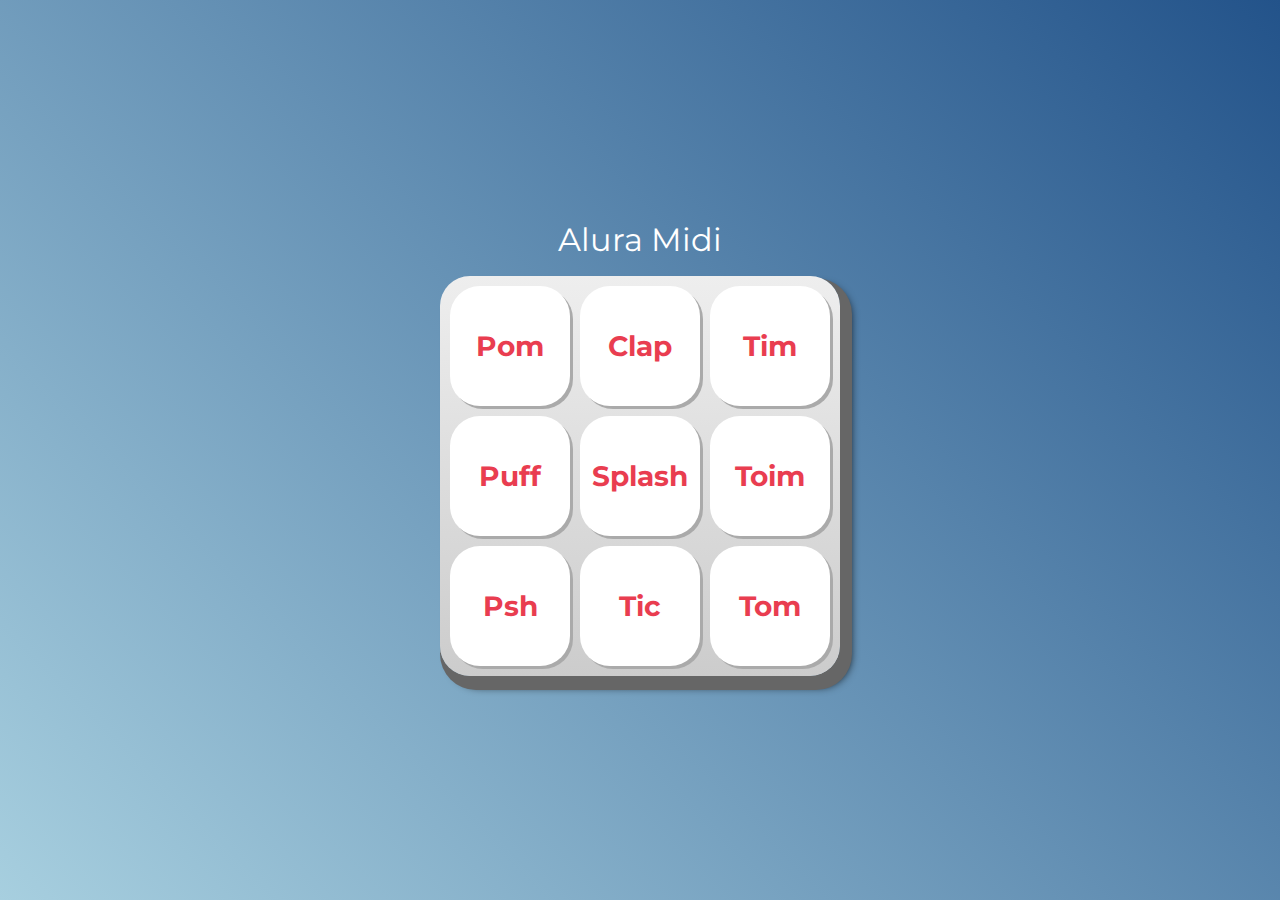
<file: AluraMidi/index.html>
<!DOCTYPE html>
<html lang="pt-BR">
<head>
    <meta charset="UTF-8">
    <meta http-equiv="X-UA-Compatible" content="IE=edge">
    <meta name="viewport" content="width=device-width, initial-scale=1.0">

    <title>Alura MIDI</title>

    <link rel="preconnect" href="https://fonts.googleapis.com">
    <link rel="preconnect" href="https://fonts.gstatic.com" crossorigin>
    <link href="https://fonts.googleapis.com/css2?family=Montserrat:wght@500;600&display=swap" rel="stylesheet">

    <link rel="icon" type="image/png" href="images/bateria.png">
    <link rel="stylesheet" href="css/reset.css">
    <link rel="stylesheet" href="css/estilos.css">

</head>
<body>

    <h1>Alura Midi</h1>

    <section class="teclado">
        <button class="tecla tecla_pom">Pom</button>
        <button class="tecla tecla_clap">Clap</button>
        <button class="tecla tecla_tim">Tim</button>

        <button class="tecla tecla_puff">Puff</button>
        <button class="tecla tecla_splash">Splash</button>
        <button class="tecla tecla_toim">Toim</button>

        <button class="tecla tecla_psh">Psh</button>
        <button class="tecla tecla_tic">Tic</button>
        <button class="tecla tecla_tom">Tom</button>
    </section>

    <audio src="sounds/keyq.wav" id="som_tecla_pom"></audio>
    <audio src="sounds/keyw.wav" id="som_tecla_clap"></audio>
    <audio src="sounds/keye.wav" id="som_tecla_tim"></audio>
    <audio src="sounds/keya.wav" id="som_tecla_puff"></audio>
    <audio src="sounds/keys.wav" id="som_tecla_splash"></audio>
    <audio src="sounds/keyd.wav" id="som_tecla_toim"></audio>
    <audio src="sounds/keyz.wav" id="som_tecla_psh"></audio>
    <audio src="sounds/keyx.wav" id="som_tecla_tic"></audio>
    <audio src="sounds/keyc.wav" id="som_tecla_tom"></audio>

    <script type="text/javascript" src="./main.js"></script>
</body>
</html>
</file>
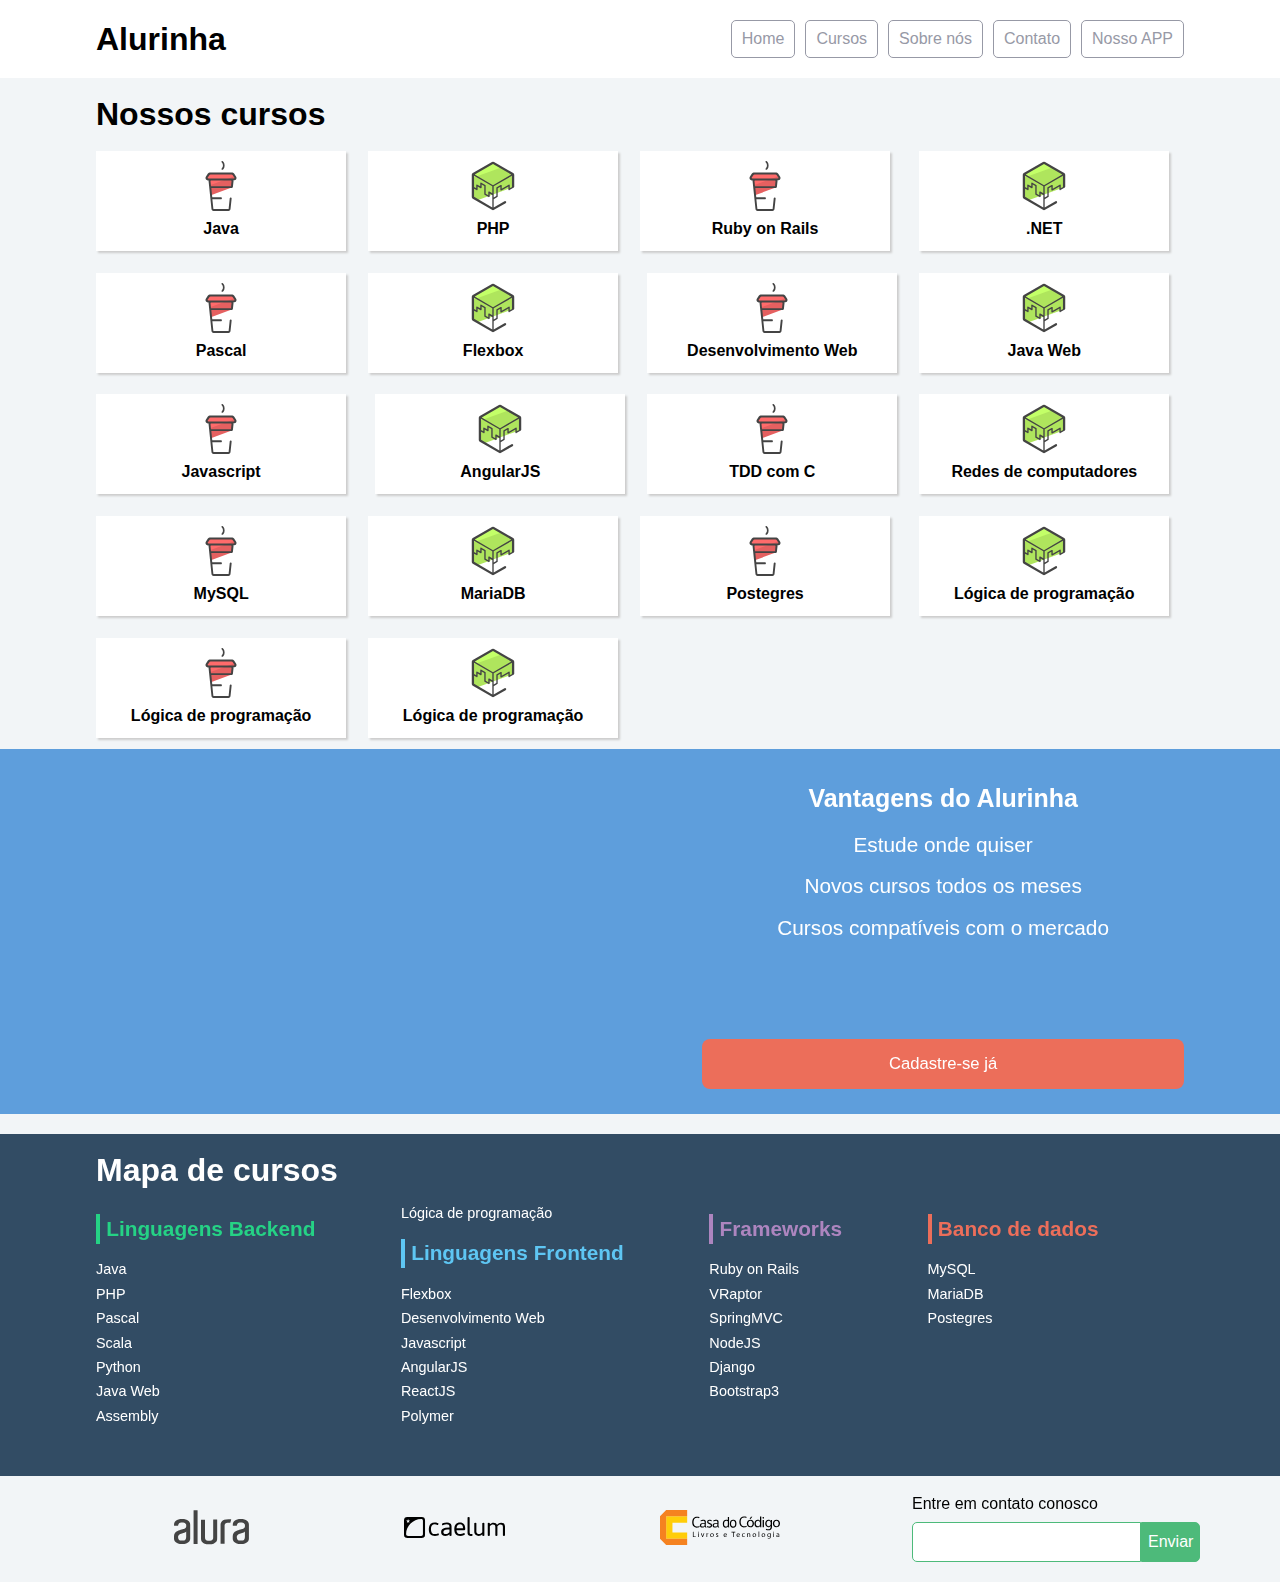
<file: Alurinha-FlexBox/index.html>
<!doctype html>
<html>
<head>
	<meta charset="utf-8">
	<meta name="viewport" content="width=device-width, initial-scale=1">
	<title>Alurinha | Cursos online</title>
	<link rel="stylesheet" href="css/reset.css">
	<link rel="stylesheet" href="css/style.css">
	<link rel="stylesheet" href="css/flexbox.css">
</head>
<body>

	<header class="cabecalhoPrincipal">
		<div class="container">
			<h1 class="cabecalhoPrincipal-titulo">
				<a href="#">Alurinha</a>
			</h1>

			<nav class="cabecalhoPrincipal-nav">
				<a class="cabecalhoPrincipal-nav-link" href="#">Home</a>
				<a class="cabecalhoPrincipal-nav-link" href="#">Cursos</a>
				<a class="cabecalhoPrincipal-nav-link" href="#">Sobre nós</a>
				<a class="cabecalhoPrincipal-nav-link" href="#">Contato</a>
				<a class="cabecalhoPrincipal-nav-link cabecalhoPrincipal-nav-link-app" href="#">Nosso APP</a>
			</nav>
		</div>

	</header>

	<main class="conteudoPrincipal">
		<div class="container">
			<h2 class="subtitulo">Nossos cursos</h2>

			<nav>
				<ul class="conteudoPrincipal-cursos">
					<li class="conteudoPrincipal-cursos-link"><a href="#">Java</a></li>
					<li class="conteudoPrincipal-cursos-link"><a href="#">PHP</a></li>
					<li class="conteudoPrincipal-cursos-link"><a href="#">Ruby on Rails</a></li>
					<li class="conteudoPrincipal-cursos-link"><a href="#">.NET</a></li>
					<li class="conteudoPrincipal-cursos-link"><a href="#">Pascal</a></li>
					<li class="conteudoPrincipal-cursos-link"><a href="#">Flexbox</a></li>
					<li class="conteudoPrincipal-cursos-link"><a href="#">Desenvolvimento Web</a></li>
					<li class="conteudoPrincipal-cursos-link"><a href="#">Java Web</a></li>
					<li class="conteudoPrincipal-cursos-link"><a href="#">Javascript</a></li>
					<li class="conteudoPrincipal-cursos-link"><a href="#">AngularJS</a></li>
					<li class="conteudoPrincipal-cursos-link"><a href="#">TDD com C</a></li>
					<li class="conteudoPrincipal-cursos-link"><a href="#">Redes de computadores</a></li>
					<li class="conteudoPrincipal-cursos-link"><a href="#">MySQL</a></li>
					<li class="conteudoPrincipal-cursos-link"><a href="#">MariaDB</a></li>
					<li class="conteudoPrincipal-cursos-link"><a href="#">Postegres</a></li>
					<li class="conteudoPrincipal-cursos-link"><a href="#">Lógica de programação</a></li>
					<li class="conteudoPrincipal-cursos-link"><a href="#">Lógica de programação</a></li>
					<li class="conteudoPrincipal-cursos-link"><a href="#">Lógica de programação</a></li>
				</ul>
			</nav>
		</div>

		<section class="videoSobre">
			<div class="container">
				<iframe class="videoSobre-video" width="560" height="315" src="https://www.youtube.com/embed/bIlOsJzBVaY?list=PLh2Y_pKOa4UcF1BYPJR3EIMRi3nWAUxIp" frameborder="0" allowfullscreen></iframe>
				
				<div class="videoSobre-sobre">
					<h2 class="videoSobre-sobre-title">Vantagens do Alurinha</h2>
					<ul class="videoSobre-sobre-list">
						<li class="videoSobre-sobre-item">Estude onde quiser</li>
						<li class="videoSobre-sobre-item">Novos cursos todos os meses</li>
						<li class="videoSobre-sobre-item">Cursos compatíveis com o mercado</li>
					</ul>
					<button class="videoSobre-button">Cadastre-se já</button>
				</div>
			</div>
		</section>

	</main>

	<footer class="rodapePrincipal">
		<div class="container">

			<section class="rodapePrincipal-navMap">
				<h3 class="subtitulo">Mapa de cursos</h3>
				<nav class="rodapePrincipal-navMap-list">

					<h4 class="navmap-list-title navmap-list-title-backend">Linguagens Backend</h4>
					<a class="rodapePrincipal-navMap-link" href="#">Java</a>
					<a class="rodapePrincipal-navMap-link" href="#">PHP</a>
					<a class="rodapePrincipal-navMap-link" href="#">Pascal</a>
					<a class="rodapePrincipal-navMap-link" href="#">Scala</a>
					<a class="rodapePrincipal-navMap-link" href="#">Python</a>
					<a class="rodapePrincipal-navMap-link" href="#">Java Web</a>
					<a class="rodapePrincipal-navMap-link" href="#">Assembly</a>
					<a class="rodapePrincipal-navMap-link" href="#">Lógica de programação</a>

					<h4 class="navmap-list-title navmap-list-title-frontend">Linguagens Frontend</h4>
					<a class="rodapePrincipal-navMap-link" href="#">Flexbox</a>
					<a class="rodapePrincipal-navMap-link" href="#">Desenvolvimento Web</a>
					<a class="rodapePrincipal-navMap-link" href="#">Javascript</a>
					<a class="rodapePrincipal-navMap-link" href="#">AngularJS</a>
					<a class="rodapePrincipal-navMap-link" href="#">ReactJS</a>
					<a class="rodapePrincipal-navMap-link" href="#">Polymer</a>
					
					<h4 class="navmap-list-title navmap-list-title-framework">Frameworks</h4>
					<a class="rodapePrincipal-navMap-link" href="#">Ruby on Rails</a>
					<a class="rodapePrincipal-navMap-link" href="#">VRaptor</a>
					<a class="rodapePrincipal-navMap-link" href="#">SpringMVC</a>
					<a class="rodapePrincipal-navMap-link" href="#">NodeJS</a>
					<a class="rodapePrincipal-navMap-link" href="#">Django</a>
					<a class="rodapePrincipal-navMap-link" href="#">Bootstrap3</a>

					<h4 class="navmap-list-title navmap-list-title-bancoDeDados">Banco de dados</h4>
					<a class="rodapePrincipal-navMap-link" href="#">MySQL</a>
					<a class="rodapePrincipal-navMap-link" href="#">MariaDB</a>
					<a class="rodapePrincipal-navMap-link" href="#">Postegres</a>

				</nav>
			</section>

		</div>

		<section class="rodapePrincipal-patrocinadores">
			<div class="container">
				<ul class="rodapePrincipal-patrocinadores-list">
					<li>
						<a class="rodapePrincipal-patrocinadores-list-link patrocinadores-list-link-alura" href="#">
							<img src="img/logos/alura.svg" alt="Logo da Alura">
						</a>
					</li>
					<li>
						<a class="rodapePrincipal-patrocinadores-list-link patrocinadores-list-link-caelum" href="#">
							<img src="img/logos/caelum.svg" alt="Logo da Caelum">
						</a>
					</li>
					<li>
						<a class="rodapePrincipal-patrocinadores-list-link patrocinadores-list-link-casaDoCodigo" href="#">
							<img src="img/logos/cdc.svg" alt="Logo da Casa do Código">
						</a>
					</li>
				</ul>
				<form class="rodapePrincipal-contatoForm" action="#">
					<fieldset>
						<legend class="rodapePrincipal-contatoForm-legend" for="email-contato">Entre em contato conosco</legend>
						<div class="rodapePrincipal-contatoForm-fieldset"> 
							<input class="rodapePrincipal-contatoForm-emailInput" type="email" name="email-contato" id="email-contato">
							<button class="rodapePrincipal-contatoForm-submit" type="submit">Enviar</button>
						</div>
					</fieldset>
				</form>
			</div>
		</section>
	</footer>

</body>
</html>
</file>
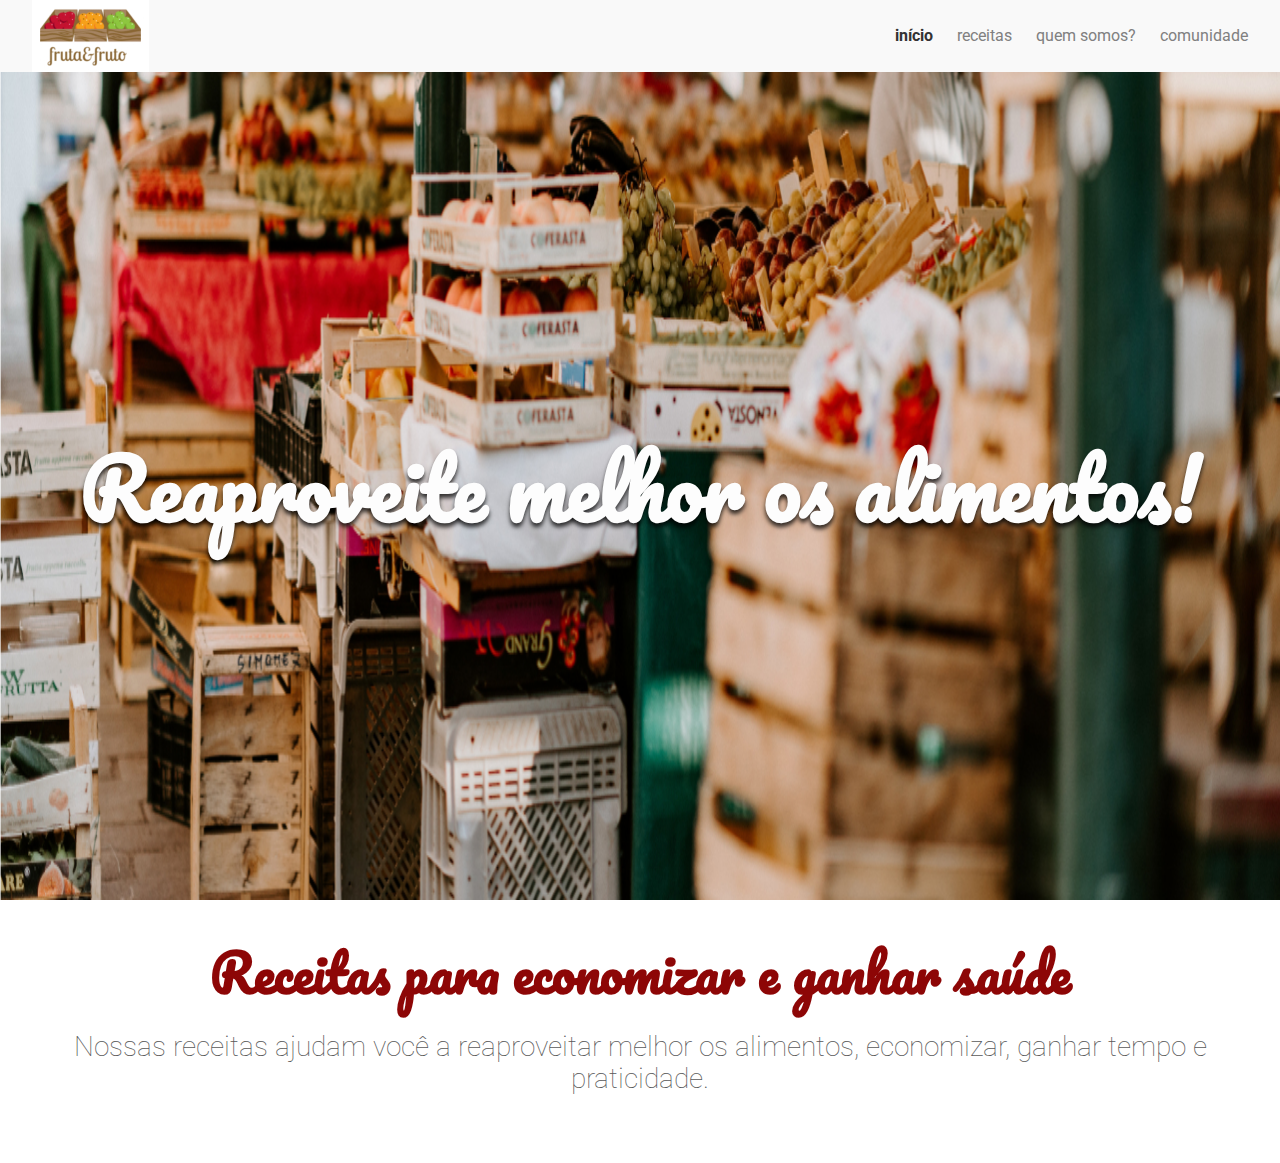
<file: arquitetura-css-assets/index.html>
<!DOCTYPE html>
<html lang="pt-BR">
    <head>
        <link href="https://fonts.googleapis.com/css?family=Pacifico|Roboto:100,300,400,500,700,900" rel="stylesheet" />
        
        <meta charset="UTF-8" />
        <meta name="viewport" content="width=device-width, initial-scale=1.0" />
        <meta http-equiv="X-UA-Compatible" content="ie=edge" />

        <title>Fruta & Fruto</title>
        
        <link href="./assets/css/normalize.css" rel="stylesheet" />
        <link href="./assets/css/reset.css" rel="stylesheet" />

        <link href="./assets/css/cabecalho.css" rel="stylesheet" />
        <link href="./assets/css/banner.css" rel="stylesheet" />
        <link href="./assets/css/sobre.css" rel="stylesheet" />

    </head>
    <body>
        <header class="cabecalho">
            <img alt="Fruta e Fruto" src="./assets/img/logo.jpg"/>
            <nav class="menu">
                <ul class="menu-__ista">
                    <li class="menu__item"><a href="#" class="menu__link ativo">Início</a></li>
                    <li class="menu__item"><a href="#" class="menu__link">Receitas</a></li>
                    <li class="menu__item"><a href="#" class="menu__link">Quem Somos?</a></li>
                    <li class="menu__item"><a href="#" class="menu__link">Comunidade</a></li>
                </ul>
            </nav>
        </header>

        <section class="banner">
            <img class="banner__imagem" src="./assets/img/banner.jpg"/>
            <h2 class="banner__titulo">Reaproveite melhor os alimentos!</h2>
        </section>

        <section class="sobre">
            <h2 class="sobre__titulo">Receitas para economizar e ganhar saúde</h2>
            <p class="sobre__descricao">
                Nossas receitas ajudam você a reaproveitar melhor os alimentos,
                economizar, ganhar tempo e praticidade.
            </p>
        </section>
    </body>
</html>
</file>
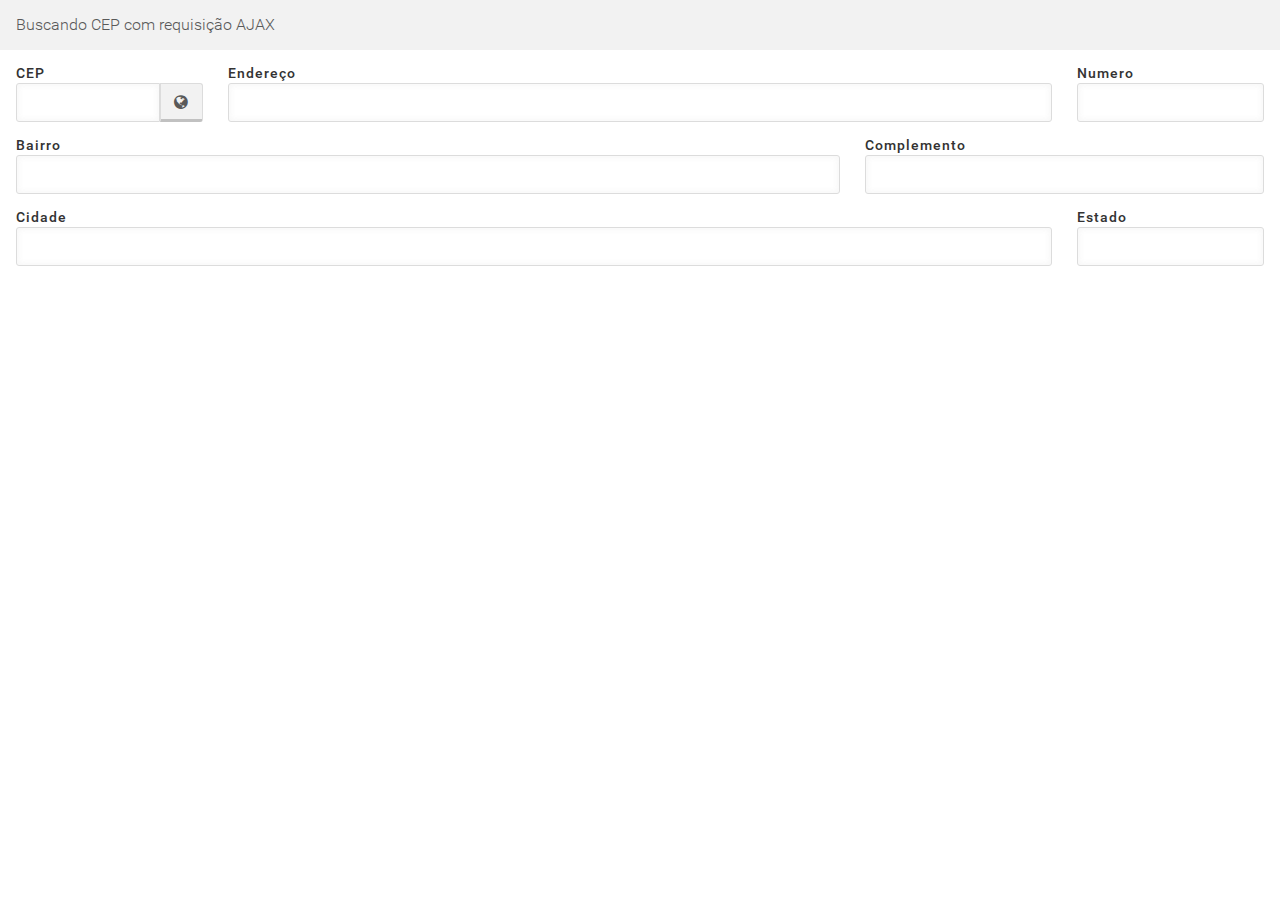
<file: FormularioAjax/index.html>
<html lang="pt-br">
    <head>
        <meta charset="UTF-8">
        <title> Ajax com JS Puro</title>
        <link rel="stylesheet" type="text/css" href="./src/css/stilize/stilize.min.css">
        <script type="text/javascript" src="./src/scripts/scripts.js"></script>
    </head>
    <body>
        <form class="o-form">
            <div class="o-navbar--gary">
                Buscando CEP com requisição AJAX
            </div>
            <div class="o-form__body o-form__body--padding">
                <div class="l-row">
                    <div class="u-grid--2">
                        <label for="" class="o-form__text">CEP</label>
                        <div class="o-form__group">
                            <input class="o-form__data" name="cep" type="text">
                            <span class="o-form__groupElement"><button class="o-button--gary" onclick="buscaCep()"><i class="icon-globe"></i></button></span>
                        </div>
                    </div>
                    <div class="u-grid--8">
                        <label for="" class="o-form__text">Endereço</label>
                        <input class="o-form__data" name="endereco" type="text">
                    </div>
                    <div class="u-grid--2">
                        <label for="" class="o-form__text">Numero</label>
                        <input class="o-form__data" name="numero" type="text">
                    </div>
                </div>
                <div class="l-row">
                    <div class="u-grid--8">
                        <label for="" class="o-form__text">Bairro</label>
                        <input class="o-form__data" name="bairro" type="text">
                    </div>
                    <div class="u-grid--4">
                        <label for="" class="o-form__text">Complemento</label>
                        <input class="o-form__data" name="complemento" type="text">
                    </div>
                </div>
                <div class="l-row">
                    <div class="u-grid--10">
                        <label for="" class="o-form__text">Cidade</label>
                        <input class="o-form__data" name="cidade" type="text">
                    </div>
                    <div class="u-grid--2">
                        <label for="" class="o-form__text">Estado</label>
                        <input class="o-form__data" name="estado" type="text">
                    </div>
                </div>
            </div>
        </form>
    </body>
</html>
</file>
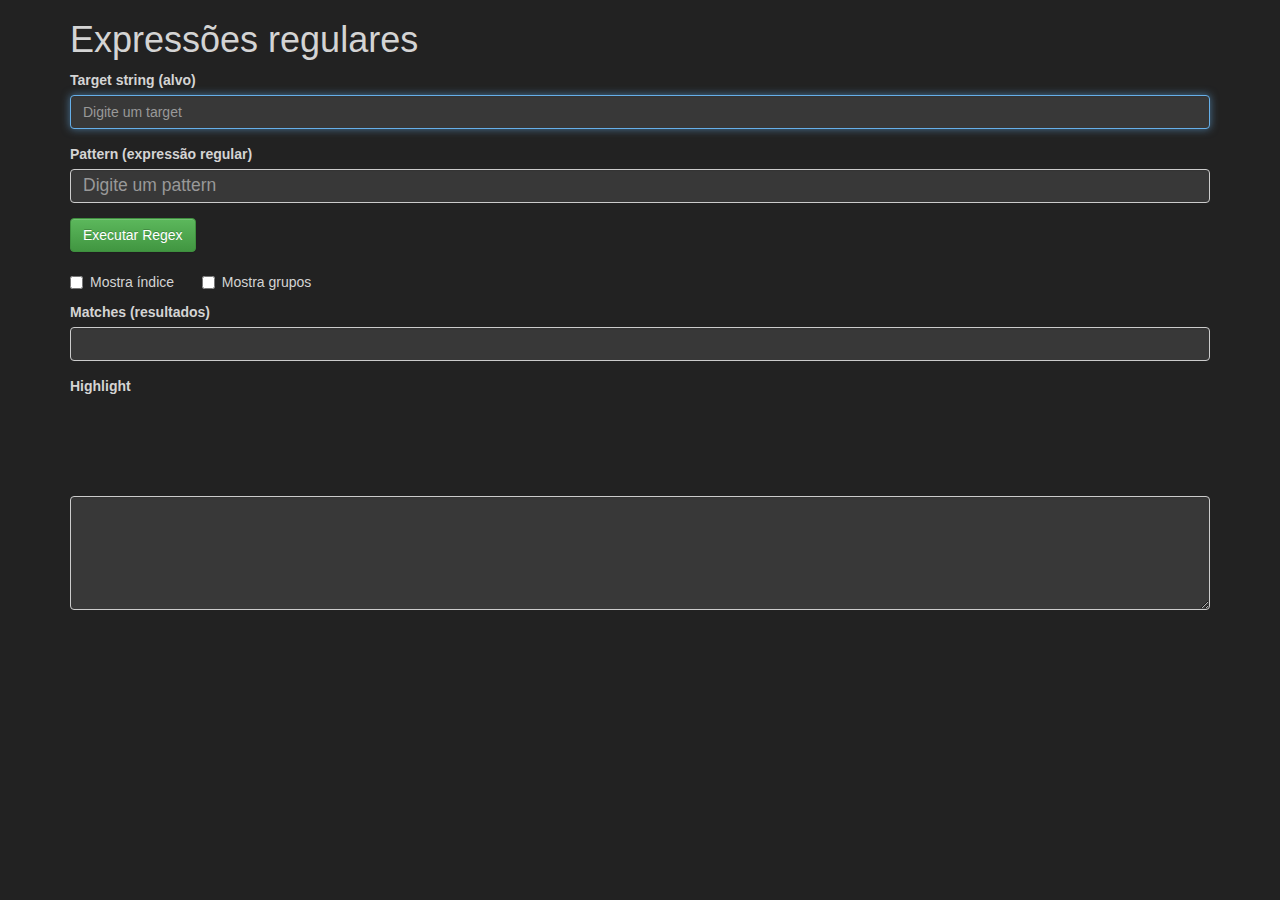
<file: regex/index.html>
<!DOCTYPE html>
<html>
<head>
    <meta charset="UTF-8">
    <title>Alura - Expressões regulares</title>
    <link rel="stylesheet" href="css/bootstrap.css">
    <link rel="stylesheet" href="css/bootstrap-theme.css"> 
    <style>
        body{
            background-color: rgb(34, 34, 34);
            color: rgb(212, 212, 212);
        }

        input, input[type="text"], .form-control[readonly], .form-control, textarea{
            background-color: rgb(56, 56, 56);
            color: rgb(223, 223, 223);
        }

    </style>
</head>

<body class="container">
    
    <h1 class="text-left">Expressões regulares</h1>
    
    <form class="form" >
        
        <div class="form-group">
            <label for="target">Target string (alvo)</label>
            <input type="text" id="target" class="form-control" value="" autocomplete="off" required autofocus placeholder="Digite um target" />        
        </div>    
        
        <div class="form-group">
            <label for="pattern">Pattern (expressão regular)</label>
            <input type="text" id="pattern" class="form-control" style="font-size: 1.75rem" value="" autocomplete="off" required  placeholder="Digite um pattern"/>
        </div>

        <div class="form-group">                
            <button class="btn btn-success" onclick="executa(event)">Executar Regex</button>
        </div>

        <div class="checkbox">
            <label><input type="checkbox" id="mostraIndex" value="true" />Mostra índice </label>
            <label></label>
            <label><input type="checkbox" id="mostraGrupos" value="true" />Mostra grupos </label>
        </div>

        <div class="form-group">
            <label for="resultado" id="labelResultados">Matches (resultados)</label>
            <input type="text" id="resultado" class="form-control" value="" readonly />
        </div>

        <div class="form-group">
            <label for="resultado" id="labelHighlight">Highlight</label>
            <div id="highlightText" style="font-size:30px;"></div>
        </div>
        
    </form>

    <br />
    <br />
    <br />
    <br />

    <div class="form-group">

      <textarea class="form-control" rows="5" id="comment"></textarea>

    </div>
   <br />

    <script src="js/regex.js"></script>
    </body>
</html>
</file>
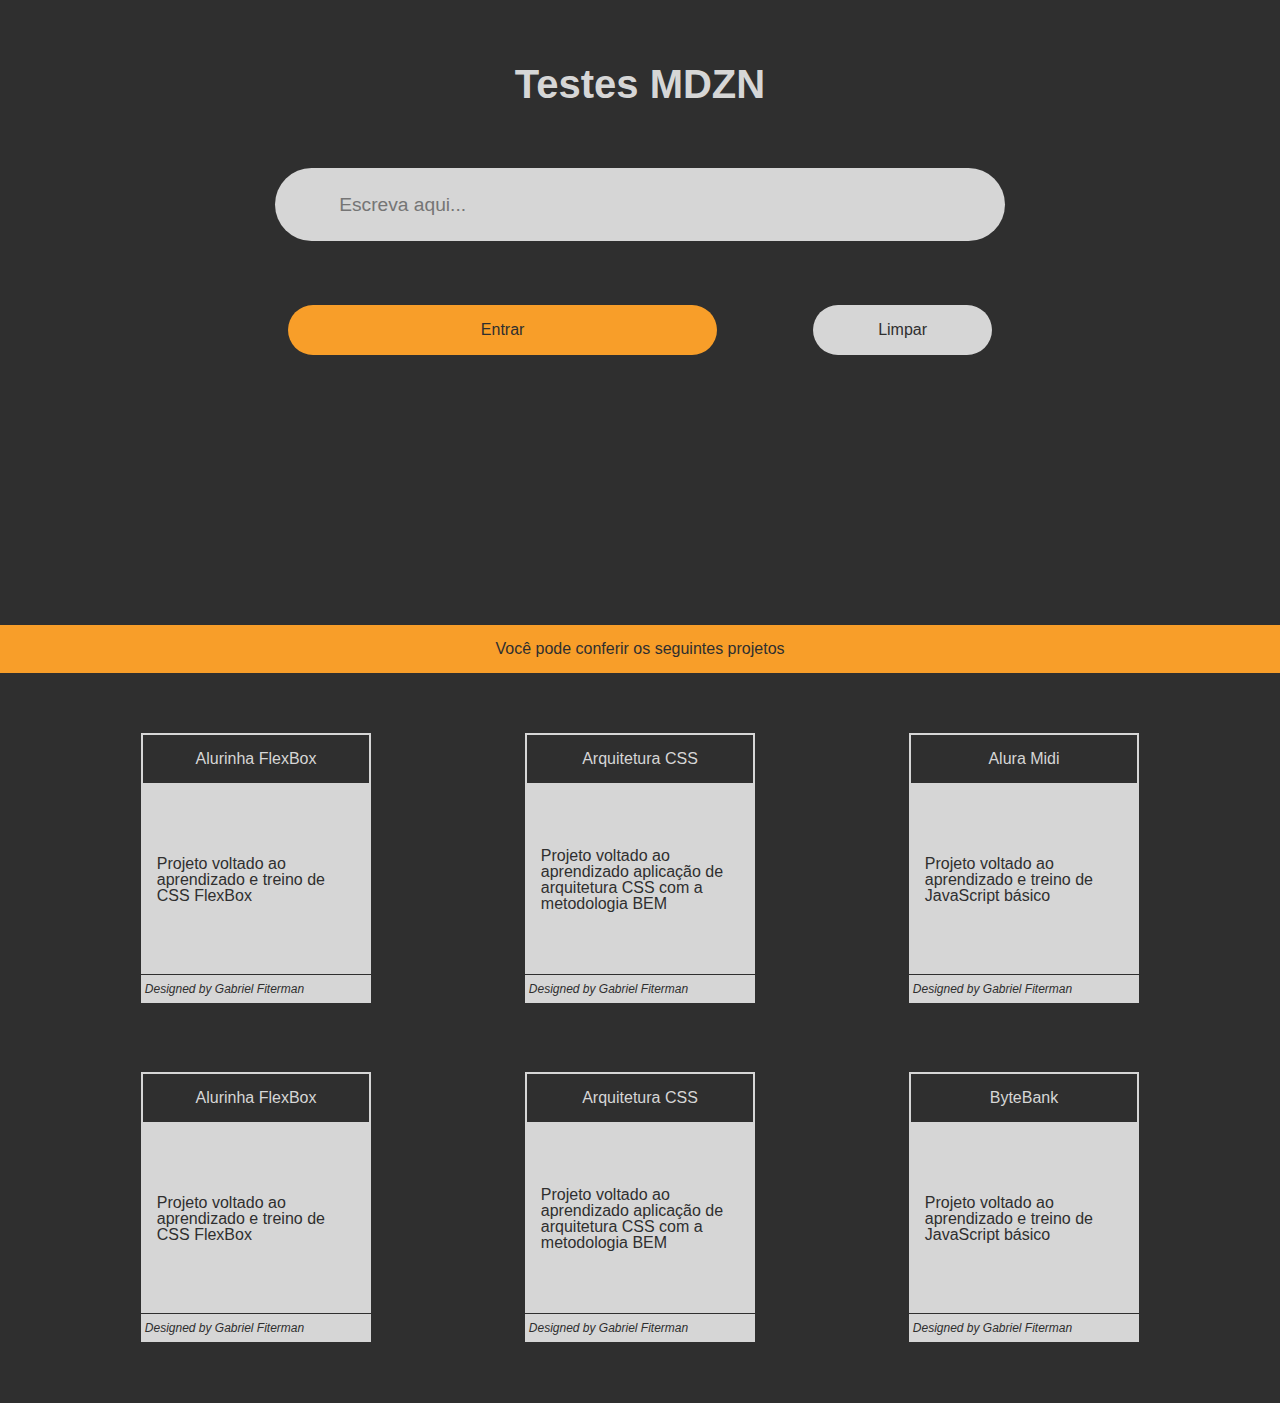
<file: MDZN/src/index.html>
<!DOCTYPE html>
<html lang="pt-br">
<head>
    <meta charset="UTF-8" />
    <meta name="viewport" content="width=device-width, initial-scale=1">
    <title>Tutoriais MDZN</title>

    <link rel="stylesheet" href="./assets/reset.css">
    <link rel="stylesheet" href="./assets/estilo.css">
    <link rel="stylesheet" href="./assets/projetos.css">
    <link rel="stylesheet" href="./assets/testesMdzn.css">
</head>

<body>
    <header>
        <h1 class="titulo">Testes MDZN</h1>
    </header>

    <section class="entradaInformacao">
        <input type="text" class="inputText" placeholder="Escreva aqui..." />

        <div class="btnGrupo">
            <button onclick="helloWorld()" class="btnEntrar">Entrar</button>
            <button onclick="limpaTela()" class="btnLimpa">Limpar</button>
        </div>

    </section>

    <section>
        <p class="nomeInserido"></p>
    </section>

    <section class="projetos">
        <h3>Você pode conferir os seguintes projetos</h3>
        <nav>
            <ul class="projetosCards">
                <li class="projetosCard">
                    <a class="projetosCardHeader" href="../../Alurinha-FlexBox/index.html" target="_blank">Alurinha FlexBox</a>
                    <a href="../../Alurinha-FlexBox/index.html" target="_blank" class="projetoCardBody">Projeto voltado ao aprendizado e treino de CSS FlexBox</a >
                    <p class="projetoCardFooter">Designed by Gabriel Fiterman</p>
                </li>
    
                <li class="projetosCard">
                    <a class="projetosCardHeader" href="../../arquitetura-css-assets/index.html" target="_blank">Arquitetura CSS</a>
                    <a href="../../arquitetura-css-assets/index.html" target="_blank" class="projetoCardBody">Projeto voltado ao aprendizado aplicação de arquitetura CSS com a metodologia BEM</a >
                    <p class="projetoCardFooter">Designed by Gabriel Fiterman</p>
                </li>
    
                <li class="projetosCard">
                    <a class="projetosCardHeader" href="../../AluraMidi/index.html">Alura Midi</a>
                    <a href="../../AluraMidi/index.html" class="projetoCardBody">Projeto voltado ao aprendizado e treino de JavaScript básico</a >
                    <p class="projetoCardFooter">Designed by Gabriel Fiterman</p>
                </li>

                <li class="projetosCard">
                    <a class="projetosCardHeader" href="../../Alurinha-FlexBox/index.html" target="_blank">Alurinha FlexBox</a>
                    <a href="../../Alurinha-FlexBox/index.html" target="_blank" class="projetoCardBody">Projeto voltado ao aprendizado e treino de CSS FlexBox</a >
                    <p class="projetoCardFooter">Designed by Gabriel Fiterman</p>
                </li>
    
                <li class="projetosCard">
                    <a class="projetosCardHeader" href="../../arquitetura-css-assets/index.html" target="_blank">Arquitetura CSS</a>
                    <a href="../../arquitetura-css-assets/index.html" target="_blank" class="projetoCardBody">Projeto voltado ao aprendizado aplicação de arquitetura CSS com a metodologia BEM</a >
                    <p class="projetoCardFooter">Designed by Gabriel Fiterman</p>
                </li>
    
                <li class="projetosCard">
                    <a class="projetosCardHeader" href="#">ByteBank</a>
                    <a href="#" class="projetoCardBody">Projeto voltado ao aprendizado e treino de JavaScript básico</a >
                    <p class="projetoCardFooter">Designed by Gabriel Fiterman</p>
                </li>
            </ul>
        </nav>
    </section>

    <script src="./helloWorld.js"></script>
</body>

</html>
</file>
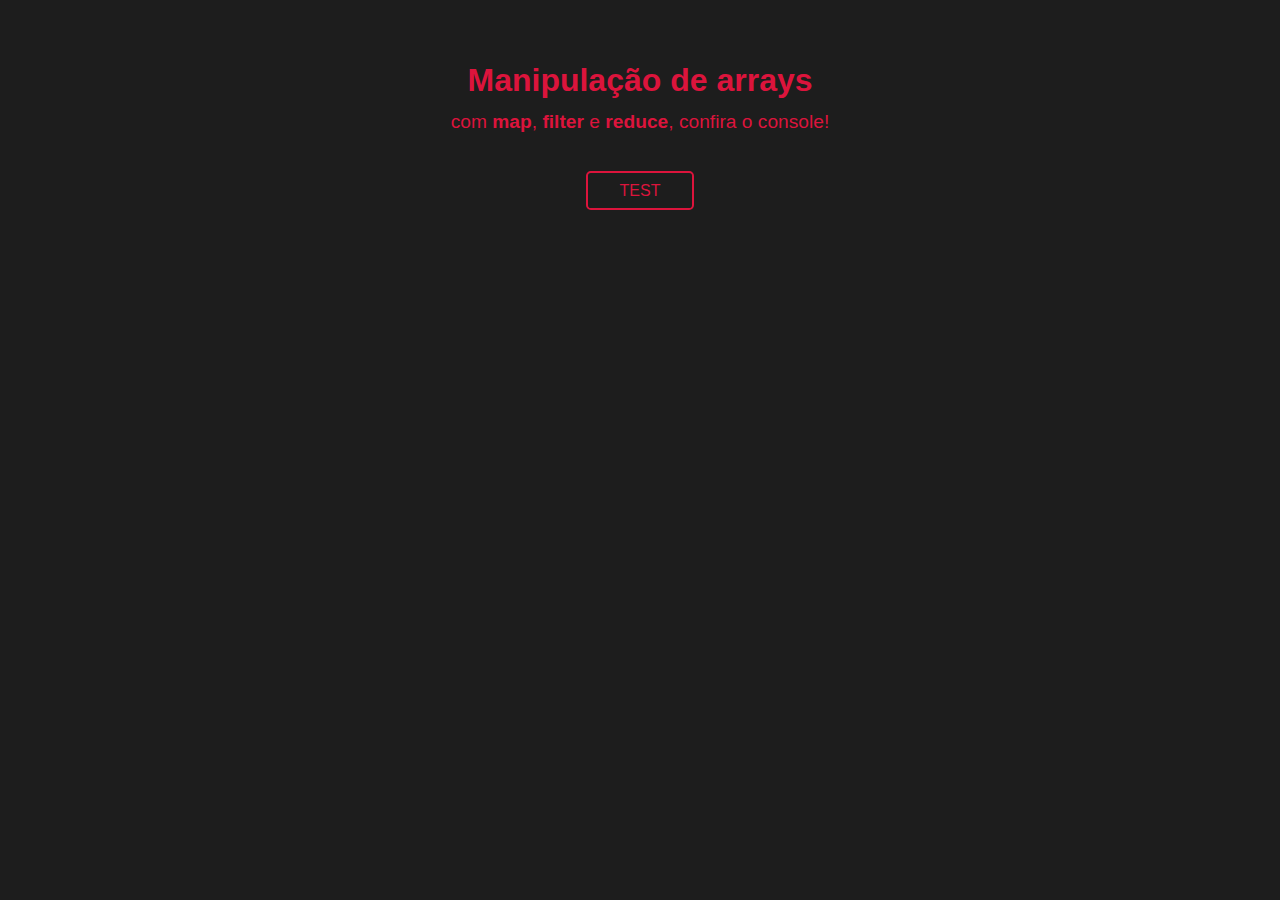
<file: Testes/manipulacaoArray/index.html>
<!DOCTYPE html>
<html>
<head>
    <meta charset="utf-8">
    <title>Testes JS</title>
    <link rel="stylesheet" href="./reset.css">

    <style>
        body{
            font-family: 'Poppins', sans-serif;
            background-color: rgb(29, 29, 29);
            padding-top: 4rem;
        }
        h1, h2{
            color: #dc143c;
            text-align: center;
        }

        h1{
            font-size: 2rem;
            font-weight: bold;
        }

        h2{
            margin-top: 1rem;
            font-size: 1.2rem;
        }

        b{
            font-weight: bold;
        }

        .btn{
            display: flex;
            margin-top: 2.5rem;
        }

        #btnTeste{
            text-align: center;
            text-transform: uppercase;
            border: 2px solid #dc143c;
            border-radius: 0.3rem;
            padding: 0.6em 2em;
            color: #dc143c;
            margin: 0 auto;
            box-sizing: border-box;
            transition: all 0.2s;
        }

        #btnTeste:hover{
            cursor: pointer;
            color: white;
            background-color: rgba(255, 255, 255, 0.3);
            border-color: white;
        }

    </style>
</head>
<body>
    <h1>Manipulação de arrays</h1>
    <h2>com <b>map</b>, <b>filter</b> e <b>reduce</b>, confira o console!</h2>
    
    <div class="btn">
        <a id="btnTeste">test</a>
    </div>

    <script type="text/javascript" src="./script.js"></script>
</body>
</html>
</file>
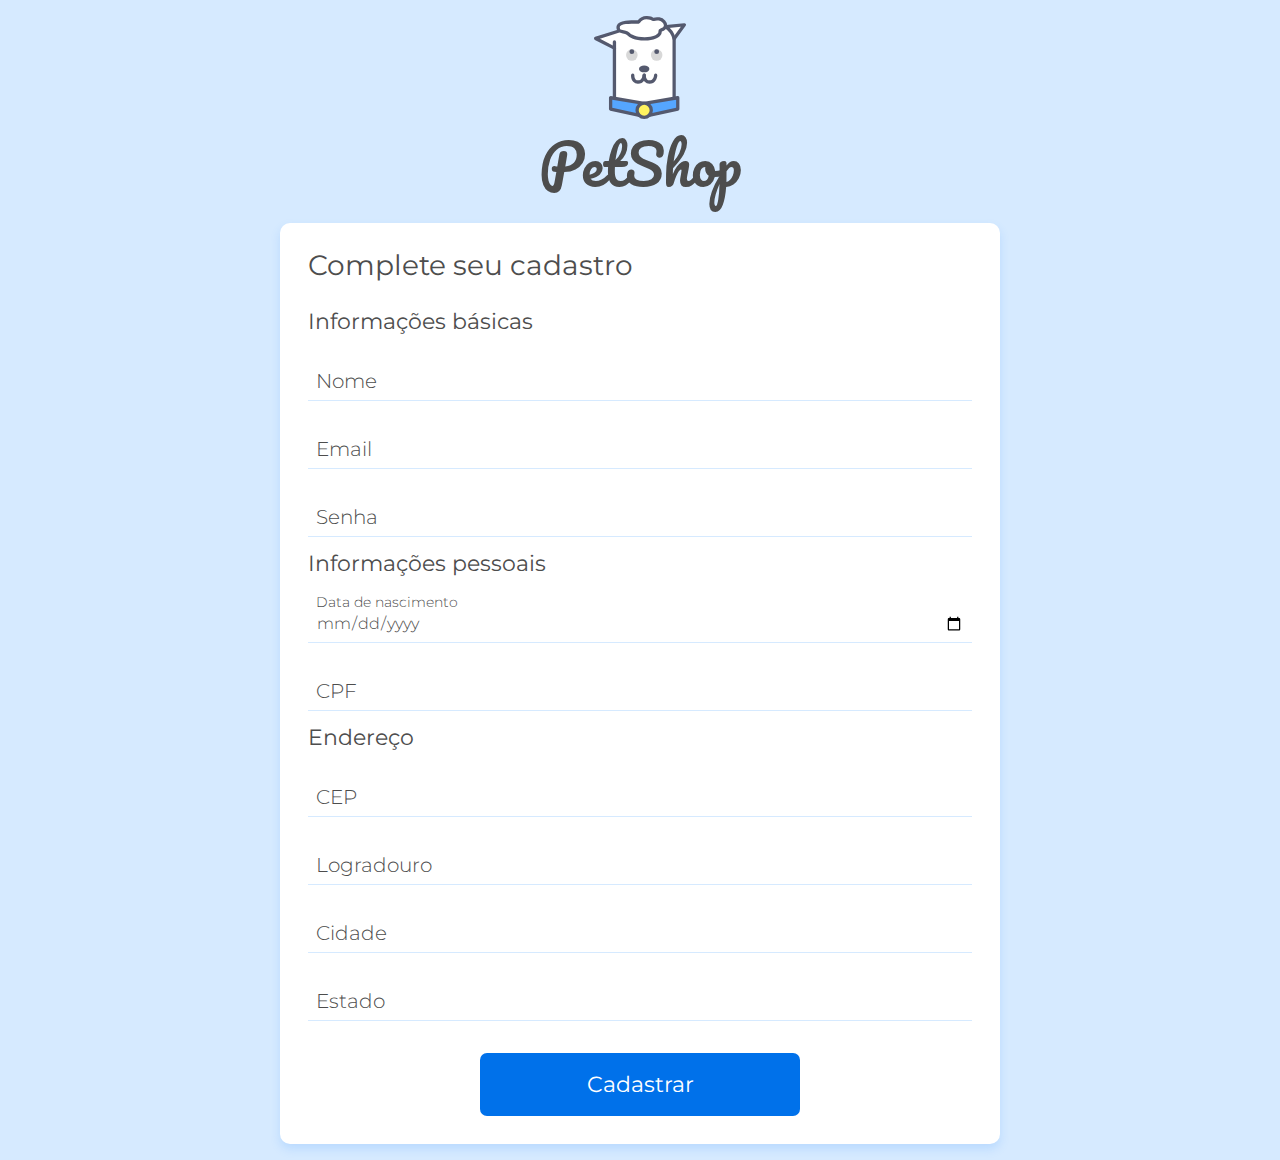
<file: doguitoPetshop/cadastro.html>
<!DOCTYPE html>
<html lang="pt">

<head>
    <meta charset="UTF-8">
    <meta name="viewport" content="width=device-width, initial-scale=1.0">
    <title>Doguito Petshop | Criar conta</title>
    <link href="https://fonts.googleapis.com/css2?family=Montserrat:wght@300;400&display=swap" rel="stylesheet">
    <link href="https://fonts.googleapis.com/css2?family=Pacifico&display=swap" rel="stylesheet">
    <link rel="stylesheet" href="./assets/css/base/base.css">
    <link rel="stylesheet" href="./assets/css/cadastro.css">
    <link rel="stylesheet" href="./assets/css/componentes/cartao.css">
    <link rel="stylesheet" href="./assets/css/componentes/inputs.css">
    <link rel="stylesheet" href="./assets/css/componentes/botao.css">
</head>

<body>
    <main class="container flex flex--coluna flex--centro">
        <div class="cadastro-cabecalho">
            <img src="./assets/img/doguito.svg" alt="Logo Doguito" class="cadastro-cabecalho__logo">
            <h1 class="cadastro-cabecalho__titulo">PetShop</h1>
        </div>
        <section class="cartao">
            <h2 class="cartao__titulo">Complete seu cadastro</h2>
            <form action="./cadastro_concluido.html" class="formulario flex flex--coluna">
                <fieldset>
                    <legend class="formulario__legenda">Informações básicas</legend>
                    <div class="input-container">
                        <input name="nome" id="nome" class="input" type="text" placeholder="Nome" data-tipo="nome" required>
                        <label class="input-label" for="nome">Nome</label>
                        <span class="input-mensagem-erro">Este campo não está válido</span>
                    </div>
                    <div class="input-container">
                        <input name="email" id="email" class="input" type="email" placeholder="Email" data-tipo="email" required>
                        <label class="input-label" for="email">Email</label>
                        <span class="input-mensagem-erro">Este campo não está válido</span>
                    </div>
                    <div class="input-container">
                        <input name="senha" id="senha" class="input" type="password" placeholder="Senha"
                        pattern="^(?=.*[a-z])(?=.*[A-Z])(?=.*[0-9])(?!.*[ !@#$%^&*_=+-]).{6,12}$"
                        title="A senha deve ter entre 6 e 12 caracteres, ao menos uma letra maiúscula, uma mínuscula e um número. A senha não pode conter símbolos e caracteres especiais"
                        data-tipo="senha" required>
                        <label class="input-label" for="senha">Senha</label>
                        <span class="input-mensagem-erro">Este campo não está válido</span>
                    </div>
                </fieldset>

                <fieldset>
                    <legend class="formulario__legenda">Informações pessoais</legend>
                    <div class="input-container">
                        <input name="nascimento" id="nascimento" class="input" type="date"
                            placeholder="Data de nascimento" data-tipo="dataNascimento" required>
                        <label class="input-label" for="nascimento">Data de nascimento</label>
                        <span class="input-mensagem-erro">Este campo não está válido</span>
                    </div>
                    <div class="input-container">
                        <input name="cpf" id="cpf" class="input" type="text" placeholder="CPF" data-tipo="cpf" required>
                        <label class="input-label" for="cpf">CPF</label>
                        <span class="input-mensagem-erro">Este campo não está válido</span>
                    </div>
                </fieldset>

                <fieldset>
                    <legend class="formulario__legenda">Endereço</legend>
                    <div class="input-container">
                        <input name="cep" id="cep" class="input" type="text" placeholder="CEP"
                        pattern="[\d]{5}-?[\d]{3}" data-tipo="cep" required>
                        <label class="input-label" for="cep">CEP</label>
                        <span class="input-mensagem-erro">Este campo não está válido</span>
                    </div>
                    <div class="input-container">
                        <input name="logradouro" id="logradouro" class="input" type="text" placeholder="Logradouro"
                        data-tipo="logradouro" required>
                        <label class="input-label" for="logradouro">Logradouro</label>
                        <span class="input-mensagem-erro">Este campo não está válido</span>
                    </div>
                    <div class="input-container">
                        <input name="cidade" id="cidade" class="input" type="text" placeholder="Cidade"
                        data-tipo="cidade" required>
                        <label class="input-label" for="cidade">Cidade</label>
                        <span class="input-mensagem-erro">Este campo não está válido</span>
                    </div>
                    <div class="input-container">
                        <input name="estado" id="estado" class="input" type="text" placeholder="Estado"
                        data-tipo="estado" required>
                        <label class="input-label" for="estado">Estado</label>
                        <span class="input-mensagem-erro">Este campo não está válido</span>
                    </div>
                </fieldset>

                <button class="botao">Cadastrar</a>
            </form>
        </section>
    </main>
    <script src="./assets/js/app.js" type="module"></script>
</body>

</html>
</file>
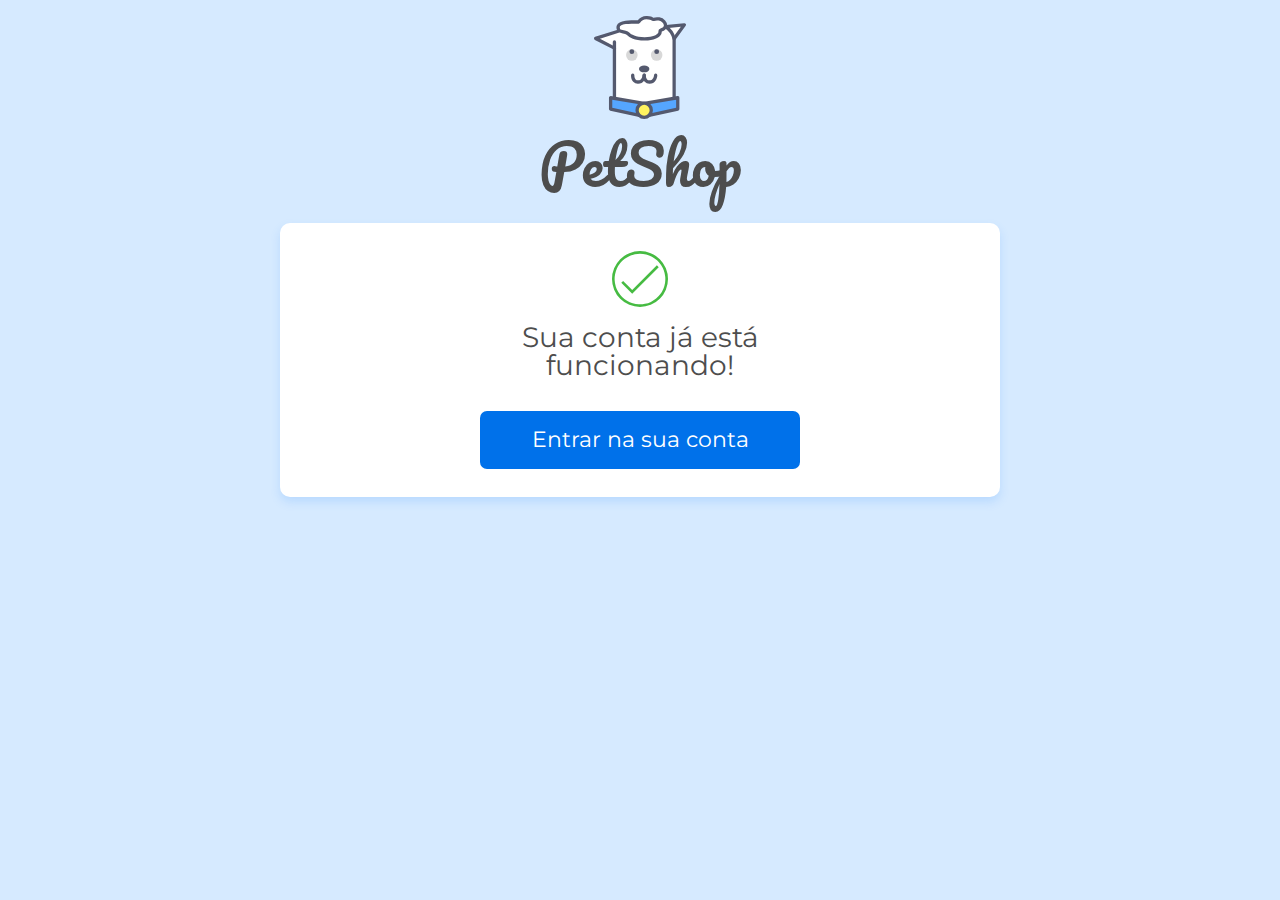
<file: doguitoPetshop/cadastro_concluido.html>
<!DOCTYPE html>
<html lang="pt">
<head>
    <meta charset="UTF-8">
    <meta name="viewport" content="width=device-width, initial-scale=1.0">
    <title>Doguito Petshop | Cadastro concluído</title>
    <link href="https://fonts.googleapis.com/css2?family=Montserrat:wght@300;400&display=swap" rel="stylesheet">
    <link href="https://fonts.googleapis.com/css2?family=Pacifico&display=swap" rel="stylesheet"> 
    <link rel="stylesheet" href="./assets/css/base/base.css">
    <link rel="stylesheet" href="./assets/css/cadastro_concluido.css">
    <link rel="stylesheet" href="./assets/css/componentes/cartao.css">
    <link rel="stylesheet" href="./assets/css/componentes/inputs.css">
    <link rel="stylesheet" href="./assets/css/componentes/botao.css">
</head>
<body>
    <main class="container flex flex--coluna flex--centro">
        <div class="cadastro-cabecalho">
            <img src="./assets/img/doguito.svg" alt="Logo Doguito" class="cadastro-cabecalho__logo">
            <h1 class="cadastro-cabecalho__titulo">PetShop</h1>
        </div>
        <section class="cadastro-cartao cartao">
            <span class="cadastro-cartao__icone-concluido"></span>
            <h1 class="cadastro-cartao__titulo cartao__titulo">Sua conta já está funcionando!</h1>
            <a href="#" class="botao">Entrar na sua conta</a>
        </section>
    </main>
</body>
</html>
</file>
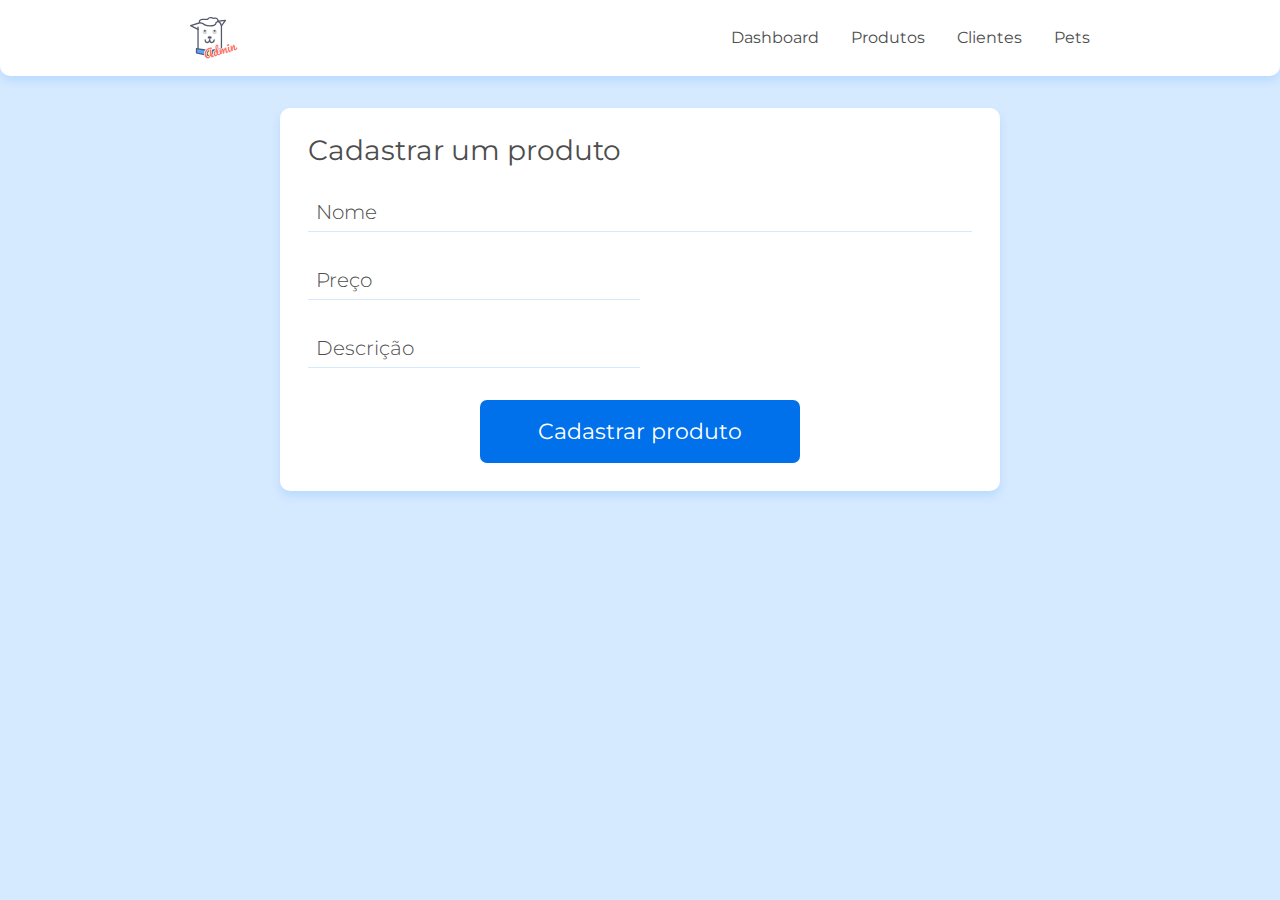
<file: doguitoPetshop/cadastro_produto.html>
<!DOCTYPE html>
<html lang="pt">
<head>
    <meta charset="UTF-8">
    <meta name="viewport" content="width=device-width, initial-scale=1.0">
    <title>Doguito Petshop | Cadastro de produto</title>
    <link href="https://fonts.googleapis.com/css2?family=Montserrat:wght@300;400&display=swap" rel="stylesheet">
    <link href="https://fonts.googleapis.com/css2?family=Pacifico&display=swap" rel="stylesheet"> 
    <link rel="stylesheet" href="./assets/css/base/base.css">
    <link rel="stylesheet" href="./assets/css/componentes/cabecalho.css">
    <link rel="stylesheet" href="./assets/css/componentes/cartao.css">
    <link rel="stylesheet" href="./assets/css/cadastra_cliente.css">
    <link rel="stylesheet" href="./assets/css/componentes/inputs.css">
    <link rel="stylesheet" href="./assets/css/componentes/botao.css">
    <link rel="stylesheet" href="./assets/css/cadastro_produto.css">
</head>
<body>
    <header class="cabecalho container">
        <img src="./assets/img/doguitoadm.svg" alt="Logo Doguito" class="cabecalho__logo">
        <nav>
            <ul class="cabecalho__lista-navegacao">
                <li class="cabecalho__link"><a href="#">Dashboard</a></li>
                <li class="cabecalho__link"><a href="#">Produtos</a></li>
                <li class="cabecalho__link"><a href="lista_cliente.html">Clientes </a></li>
                <li class="cabecalho__link"><a href="#">Pets</a></li>
            </ul>
        </nav>
    </header>
    <main class="container flex flex--centro flex--coluna">
        <section class="cartao cadastro">
            <h1 class="cartao__titulo">Cadastrar um produto</h1>
            <form action="./cadastro_produto_concluido.html" class="flex flex--coluna">
                <div class="input-container">
                    <input name="nome" id="nome" class="input" type="text" placeholder="Nome">
                    <label class="input-label" for="nome">Nome</label>
                    <span class="input-mensagem-erro">Este campo não está válido</span>
                </div>
                <div class="input-container cadastro__preco-container">
                    <input name="preco" id="preco" class="input" type="text" placeholder="Preço">
                    <label class="input-label" for="preco">Preço</label>
                    <span class="input-mensagem-erro">Este campo não está válido</span>
                </div>
                <div class="input-container cadastro__descricao-container">
                    <input class="input" name="descricao" id="descricao" placeholder="Descrição">
                    <label class="input-label" for="descricao">Descrição</label>
                    <span class="input-mensagem-erro">Este campo não está válido</span>
                </div>
                <button class="botao">Cadastrar produto</button>
            </form>
        </section>
    </main>
</body>
</html>
</file>
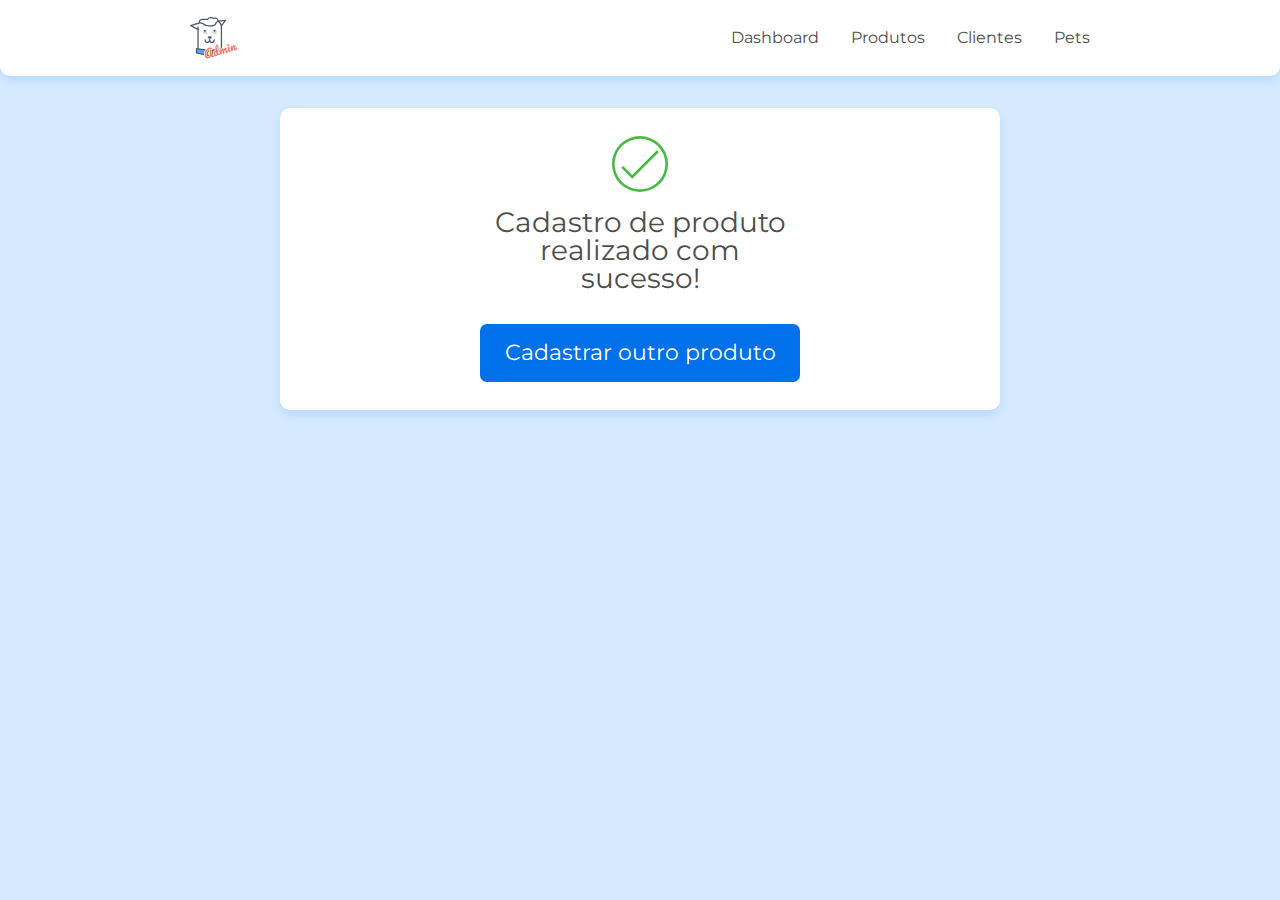
<file: doguitoPetshop/cadastro_produto_concluido.html>
<!DOCTYPE html>
<html lang="pt">
<head>
    <meta charset="UTF-8">
    <meta name="viewport" content="width=device-width, initial-scale=1.0">
    <title>Doguito Petshop | Cadastro concluído</title>
    <link href="https://fonts.googleapis.com/css2?family=Montserrat:wght@300;400&display=swap" rel="stylesheet">
    <link href="https://fonts.googleapis.com/css2?family=Pacifico&display=swap" rel="stylesheet"> 
    <link rel="stylesheet" href="./assets/css/base/base.css">
    <link rel="stylesheet" href="./assets/css/componentes/cabecalho.css">
    <link rel="stylesheet" href="./assets/css/cadastro_concluido.css">
    <link rel="stylesheet" href="./assets/css/componentes/cartao.css">
    <link rel="stylesheet" href="./assets/css/componentes/inputs.css">
    <link rel="stylesheet" href="./assets/css/componentes/botao.css">
</head>
<body>
    <header class="cabecalho container">
        <img src="./assets/img/doguitoadm.svg" alt="Logotipo Doguito" class="cabecalho__logo">
        <nav>
            <ul class="cabecalho__lista-navegacao">
                <li class="cabecalho__link"><a href="#">Dashboard</a></li>
                <li class="cabecalho__link"><a href="#">Produtos</a></li>
                <li class="cabecalho__link"><a href="#">Clientes</a></li>
                <li class="cabecalho__link"><a href="#">Pets</a></li>
            </ul>
        </nav>
    </header>
    <main class="container flex flex--coluna flex--centro">
        <section class="cadastro-cartao cartao">
            <span class="cadastro-cartao__icone-concluido"></span>
            <h1 class="cadastro-cartao__titulo cartao__titulo">Cadastro de produto realizado com sucesso!</h1>
            <a href="./cadastro_produto.html" class="botao">Cadastrar outro produto</a>
        </section>
    </main>
</body>
</html>
</file>
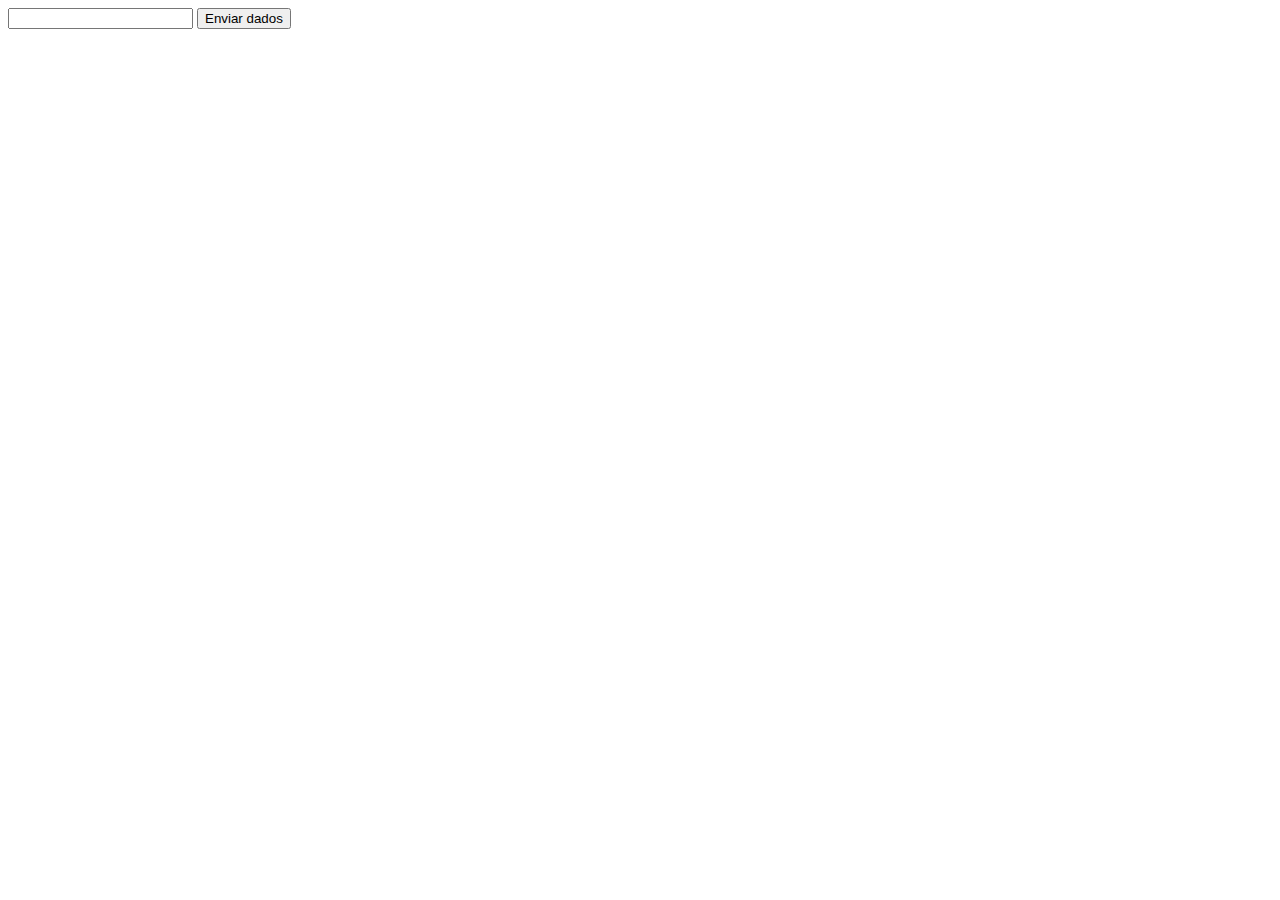
<file: regex/teste-regex.html>
<!DOCTYPE html>
<html>

<head>
    <meta charset="UTF-8">
    <title>Teste-RegEx</title>
</head>

<body>
    <div id="patternTest"></div>

    <script>

            //exemplo regex simples
            /*
            var alvo = '11a22b33c';
            var exp = /(\d\d)(\w)/g;
            var resultado = null;

            while (resultado = exp.exec(alvo)) {
                console.log(resultado);
                console.log(`Last Index: ${exp.lastIndex}`)
            }
            */


            //exemplo com método REPLACE
            /*
            var anoMesDia = '2007-12-31';
            console.log(`Data: ${anoMesDia}`);

            var exp = /-/g

            anoMesDia = anoMesDia.replace(exp, '/');
            console.log(`Data: ${anoMesDia}`);
            */

            //exemplo com método SPLIT
            /*
            var arquivo = '100,200-150,200;20';

            var valores = arquivo.split(',');
            console.log(valores);

            var exp = /[,;-]/;
            var valores = arquivo.split(exp);
            console.log(valores);
            */

            //exemplo com método MATCH
            /*
            var codigos = 'A121B12112C12212F12G01';
            var exp = /[A-Za-z]\d+/g
            var codigosExtraidos = codigos.match(exp);
            console.log(codigosExtraidos);
            */

            //forumlário que aceita apenas números
            
            const patternTest = document.querySelector('#patternTest');
            patternTest.innerHTML = `
            <form>
                <input pattern="[0-9]*">
                <input type="submit" value="Enviar dados">
            </form>
            `;
            
    </script>
</body>

</html>
</file>
<file: AluraMidi/css/estilos.css>
:root {
  --cinza: #aaa;
  --vermelha: #e93d50;
  --vermelha-escura: #af303f;
  --branca: #fff;
  --luz: rgb(229, 255, 0);
}

body {
  align-items: center;
  background: linear-gradient(45deg, #a7cfdf 0%,#23538a 100%);
  display: flex;
  justify-content: center;
  flex-direction: column;
  font-family: 'Montserrat', sans-serif;
  min-height: 100vh;
}

h1 {
  color: var(--branca);
  margin-bottom: 20px;
  font-size: 2rem;
}

.teclado {
  background: linear-gradient(to bottom, #eeeeee 0%,#cccccc 100%);
  box-shadow: 6px 8px 0 6px #666, 10px 10px 10px #000;
  border-radius: 30px;
  display: grid;
  gap: 10px;
  grid-template-columns: repeat(3, 1fr);
  padding: 10px;
}

.tecla {
  background-color: var(--branca);
  border-radius: 30px;
  box-shadow: 3px 3px 0 var(--cinza);
  color: var(--vermelha);
  cursor: pointer;
  height: 120px;
  font-size: 1.75em;
  font-weight: bold;
  line-height: 120px;
  text-align: center;
  width: 120px;
}

.tecla.ativa,
.tecla:active{
  background-color: var(--vermelha);
  border: 4px solid  var(--vermelha);
  box-shadow: 3px 3px 0 var(--vermelha-escura) inset;
  color: var(--branca);
  outline: none;
}

.tecla.focus,
.tecla:focus {
  outline: none;
  box-shadow: 1px 1px 10px var(--luz);
}

.tecla.active:focus,
.tecla:active:focus {
  box-shadow: 3px 3px 0 var(--vermelha-escura) inset, 1px 1px 10px var(--luz);
}
</file>
<file: Alurinha-FlexBox/css/style.css>
body {
	background-color: #F2F5F7;
	font-family: 'Open Sans',Arial,sans-serif;
}

.container {
	width: 94%;
	margin: 0 auto;
}

.cabecalhoPrincipal {
	background-color: #FFF;
	padding: 20px 0;
}

.cabecalhoPrincipal-titulo {
	font-weight: bold;
	font-size: 2em;
	margin-bottom: 20px;
}

.cabecalhoPrincipal-titulo a {
	text-decoration: none;
	color: inherit;
}

.cabecalhoPrincipal-nav-link {
	padding: 10px;
	margin-bottom: 10px;
	color: #9799A6;
	background-color: #FFF;
	text-decoration: none;
	transition: .5s;
	display: block;

	border-bottom: 1px solid #9799A6;
}

.conteudoPrincipal {
	margin-top: 20px;
	margin-bottom: 20px;
}

.subtitulo {
	font-weight: bold;
	font-size: 32px;
	margin-bottom: 10px;
	text-align: center;
}

.conteudoPrincipal-cursos-link {
	height: 100px;
	background-color: #FFF;
	text-align: center;
	margin: 1%;
	transition: .3s;
	box-shadow: 2px 2px 2px #CCC;
	position: relative;
}

.conteudoPrincipal-cursos-link a {
	text-decoration: none;
	color: #000;
	font-weight: bold;
	display: block;
	width: 100%;
	height: 100%;
	position: absolute;
	top: 0;
	left: 0;
}

.conteudoPrincipal-cursos-link:hover {
	box-shadow: 4px 4px 4px #CCC;
}

.conteudoPrincipal-cursos-link a:before {
	content: '';
	display: block;
	width: 50px;
	height: 50px;
	margin: 10px auto;
}

.conteudoPrincipal-cursos-link:nth-child(even) a:before {
	background: url(../img/background1.svg) no-repeat;	
}

.conteudoPrincipal-cursos-link:nth-child(odd) a:before {
	background: url(../img/background2.svg) no-repeat;
}


.rodapePrincipal {
	background-color: #324C64;
	padding-top: 20px;
}

.rodapePrincipal .subtitulo {
	color: #FFF;
}

.rodapePrincipal-navMap-link {
	text-decoration: none;
	color: #FFF;
	margin-top: 10px;
}

.rodapePrincipal-navMap-link {
	font-size: .9em;
}

.navmap-list-title {
	font-weight: 700;
	font-size: 1.3em;
	margin: .9em 0;
	padding-left: .3em;
	padding-top: .2em;
	padding-bottom: .2em;
}

.navmap-list-title + .rodapePrincipal-navMap-link {
	margin-top: 0;
}

.navmap-list-title-bancoDeDados { color: #EC6E5A; border-left: 4px solid #EC6E5A; }
.navmap-list-title-framework { color: #AD85BF; border-left: 4px solid #AD85BF; }
.navmap-list-title-frontend { color: #5EC6F3; border-left: 4px solid #5EC6F3; }
.navmap-list-title-backend { color: #25D285; border-left: 4px solid #25D285; }

.rodapePrincipal-patrocinadores {
	margin-top: 30px;
	background: #F2F5F7;
	padding: 20px 0;
}

.rodapePrincipal-contatoForm {
	margin-top: 20px;
	text-align: center;
}

.rodapePrincipal-contatoForm label[for=email-contato] {
	font-weight: bold;
	font-size: 14px;
	color: #000;
	margin-bottom: 5px;
	display: block;
}

.rodapePrincipal-contatoForm-emailInput {
	border-top-left-radius: 5px;
	border-bottom-left-radius: 5px;
	padding: 10px;
}

.rodapePrincipal-contatoForm-submit {
	border-top-right-radius: 5px;
	border-bottom-right-radius: 5px;
	background-color: #4DBA7A;
	color: #FFF;
	cursor: pointer;
	
}

.rodapePrincipal-contatoForm-submit,
.rodapePrincipal-contatoForm-emailInput {
	outline: 0;
	border: 1px solid #4DBA7A;
	box-sizing: border-box;
	font-size: 16px;
}

.videoSobre {
	background-color: #5E9EDC;
	padding: 25px 0;

}

.videoSobre-video {
	max-width: 100%;
}

.videoSobre .container {
	color: #FFF;
}

.videoSobre-sobre-title {
	font-size: 1.2em;
	font-weight: bolder;
}

.videoSobre-sobre {
	font-size: 1.3em;
	line-height: 2;
}

.videoSobre-button {
	border-radius: 8px;
	background-color: #ec6e5a;
	display: block;
	color: #FFF;
	border: none;
	height: 50px;
	font-size: .8em;
	outline: none;
}

.rodapePrincipal-contatoForm-legend {
	margin-bottom: 10px;
}

@media(min-width: 769px) {

	.container {
		width: 85%;	
	}

	.subtitulo {
		text-align: left;
	}

	.cabecalhoPrincipal-nav-link {
		border-radius: 5px;
		border: 1px solid #9799A6;
	}

	.cabecalhoPrincipal-nav-link:hover {
		color: #FFF;
		background-color: #9799A6;
	}

	.cabecalhoPrincipal-titulo {
		margin: 0;
	}

	.cabecalhoPrincipal-nav {
		width: auto;
	}

	.cabecalhoPrincipal-nav-link {
		width: auto;
		margin: 0 0 0 10px;
	}

	.rodapePrincipal-contatoForm {
		margin-top: 0;
		text-align: left;
	}

	.conteudoPrincipal-cursos-link:nth-child(3n) {
		margin-right: 0;
	}

	.conteudoPrincipal-cursos-link:nth-child(3n+1) {
		margin-left: 0;
	}

}

@media(min-width: 1000px) {
	.conteudoPrincipal-cursos-link {
		margin: 1.333%;
	}

	.conteudoPrincipal-cursos-link:nth-child(3n) {
		margin-right: 1.33%;
	}

	.conteudoPrincipal-cursos-link:nth-child(3n+1) {
		margin-left: 1.333%;
	}

	.conteudoPrincipal-cursos-link:nth-child(4n) {
		margin-right: 0;
	}

	.conteudoPrincipal-cursos-link:nth-child(4n+1) {
		margin-left: 0;
	}

	.videoSobre-sobre {
		margin-left: 1.5em;
	}

}
</file>
<file: Alurinha-FlexBox/css/flexbox.css>
.cabecalhoPrincipal .container {
	display: flex;
	align-items: center;
	justify-content: space-between;
}

.cabecalhoPrincipal-nav {
	display: flex;
}

.rodapePrincipal-patrocinadores .container {
	display: flex;
	justify-content: space-between;
}

.rodapePrincipal-patrocinadores-list {
	display: flex;
	align-items: center;
	justify-content: space-around;
	width: 70%;
	margin-right: 5%;
}

.rodapePrincipal-contatoForm {
	width: 25%;
}

.rodapePrincipal-contatoForm-fieldset {
	display: flex;
}

.rodapePrincipal-navMap-list {
	display: flex;
	/*flex-direction: column;
	flex-wrap: wrap;*/
	flex-flow: column wrap;
	height: 250px;
}

.conteudoPrincipal-cursos {
	display: flex;
	flex-wrap: wrap;
}

.conteudoPrincipal-cursos-link {
	width: 23%;
	margin: 1%;
}

.conteudoPrincipal-cursos-link:nth-child(4n) {
	margin-right: 0;
}

.conteudoPrincipal-cursos-link:nth-child(4n+1) {
	margin-left: 0;
}

.videoSobre .container {
	display: flex;
	justify-content: space-between;
}

.videoSobre-sobre {
	text-align: center;
	display: flex;
	flex-direction: column;
	flex-grow: 10;
}

.videoSobre-sobre-list {
	flex-grow: 1;
}

.videoSobre-video {
	flex-grow: 1;
}

/*parte mobile*/
@media(max-width: 768px) {
	.cabecalhoPrincipal-nav {
		flex-direction: column;
	}

	.cabecalhoPrincipal .container {
		flex-direction: column;
		align-items: initial;
		text-align: center;
	}

	.conteudoPrincipal-cursos {
		flex-direction: column;
	}

	.conteudoPrincipal-cursos-link {
		width: 100%;
	}

	.rodapePrincipal-navMap-list {
		height: auto;
	}

	.rodapePrincipal-patrocinadores .container {
		flex-direction: column;
		align-items: center;
	}

	.rodapePrincipal-patrocinadores-list {
		margin: 0;
		width: 100%;
	}

	.rodapePrincipal-contatoForm {
		width: 100%;
	}

	.rodapePrincipal-contatoForm-fieldset {
		justify-content: center;
	}

	.cabecalhoPrincipal-nav-link-app {
		order: -1;
	}

	.videoSobre .container {
		flex-direction: column;
	}

	.videoSobre-video {
		margin: 0 auto;
	}
}
</file>
<file: arquitetura-css-assets/assets/css/cabecalho.css>
.cabecalho{
    align-items: center;
    background-color: #f9f9f9;
    display: flex;
    justify-content: space-between;
    padding-left: 2rem;
    padding-right: 2rem;
}

.menu__lista{
    display: flex;
}

.menu__item{
    list-style: none;
    display: inline;
}

.menu__item:last-child .menu__link{
    margin-right: 0;
}

.menu__link{
    color: #808080;
    margin-left: 1.25rem;
    text-decoration: none;
    text-transform: lowercase;
}

.menu__link.ativo{
    color: #333333;
    font-weight: bold;
}

.menu__link:hover{
    text-decoration: underline;
}
</file>
<file: arquitetura-css-assets/assets/css/banner.css>
.banner{
    position: relative;
}

.banner__imagem{
    height: calc(100vh - 72px);
    width: 100%;
}

.banner__titulo{
    color: #fdfdfd;
    font-family: Pacifico, cursive;
    font-size: 5.065rem;
    position: absolute;
    left: 50%;
    text-shadow: 0 4px 4px rgba(0, 0, 0, 0.75);
    top: 50%;
    text-align: center;
    transform: translate(-50%, -50%);
    width: 100%;
}
</file>
<file: arquitetura-css-assets/assets/css/sobre.css>
.sobre{
    padding: 2.5rem;
    text-align: center;
}

.sobre__titulo{
    color: #8d0606;
    font-family: Pacifico, cursive;
    font-size: 3.1875rem;
}

.sobre__descricao{
    color: #595959;
    font-size: 1.75rem;
    font-weight: 100;
}
</file>
<file: MDZN/src/assets/estilo.css>
:root{
    --background: #2f2f2f;
    --primaria: #f89e29;
    --primariaAtiva: #a76919;
    --secundaria: #d6d6d6;
}

body{
    font-family: Poppins, Arial, Helvetica, sans-serif;
    background-color: var(--background);
    color: var(--secundaria);
}
</file>
<file: MDZN/src/assets/projetos.css>
.projetos{
    margin-top: 30vh;
}

.projetos h3{
    background-color: var(--primaria);
    color: var(--background);
    padding: 1rem;
    text-align: center;
}

.projetosCards{
    display: flex;
    flex-wrap: wrap;
    justify-content: space-around;
    align-items: stretch;
    padding: 2% 5%;
}

.projetosCard{
    background-color: var(--secundaria);
    color: var(--background);
    width: 20%;
    min-height: 30vh;
	margin: 3% 5%;
    display: flex;
    flex-direction: column;
    justify-content: space-between;
    transition: all 0.25s;
}

.projetosCard:hover{
    filter: brightness(110%);
    cursor: pointer;
}

.projetosCardHeader{
    text-align: center;
    color: var(--secundaria);
    background-color: var(--background);
    border: 2px solid var(--secundaria);
    padding: 1rem;
    text-decoration: none;
    transition: all 0.25s;
}

.projetosCardHeader:hover{
    filter: brightness(125%);
}

.projetoCardBody{
    padding: 1rem;
    color: var(--background);
    text-decoration: none;
}

.projetoCardFooter{
    font-size: 0.75rem;
    font-weight: 300;
    font-style: italic;
    border-top: 1px solid var(--background);
    padding: 0.5rem 0.25rem;
}

@media(max-width: 768px){
    .projetosCards{
        flex-direction: column;
        align-items: center;
        margin: 0;
    }

    .projetosCard{
        width: 80%;
        margin: 0;
        margin-top: 10vh;
        min-height: 50vh;
    }
}
</file>
<file: MDZN/src/assets/testesMdzn.css>
.titulo{
    text-align: center;
    padding: 5% 0;
    font-size: 2.5rem;
    font-weight: bold;
}

.entradaInformacao{
    display: flex;
    flex-wrap: wrap;
    justify-content: center;
}

.inputText{
    padding: 2% 2% 2% 5%;
    font-size: 1.2rem;
    border-radius: 2em;
    border: none;
    margin: auto;
    margin-bottom: 5%;
    width: 50%;
    background-color: var(--secundaria);
    transition: 0.5s;
}

.inputText:hover{
    background-color: #ffffff;
}

.btnGrupo{
    display: flex;
    width: 55%;
    justify-content: space-around;
}

.btnEntrar{
    background-color: var(--primaria);
    border: none;
    border-radius: 2em;
    color: var(--background);
    text-align: center;
    transition: 0.3s;
    flex-grow: 6;
    margin-right: 6rem;
    padding: 1rem;
    font-size: 1rem;
}

.btnEntrar:hover{
    background-color: var(--primariaAtiva);
    color: var(--secundaria);
    cursor: pointer;    
}

.btnLimpa{
    color: var(--background);
    background-color: var(--secundaria);
    text-align: center;
    border-radius: 2em;
    border: none;
    transition: 0.3s;
    flex-grow: 2;
    font-size: 1rem;
}

.btnLimpa:hover{
    background-color: #ffffff;
    cursor: pointer;
}

.nomeInserido{
    text-align: center;
    font-size: 1.8em;
    margin: 5% 0;
}

@media(max-width: 768px){
    .inputText{
        width: 80%;
        font-size: 1rem;
    }
    .btnGrupo{
        width: 85%;
    }
    .btnEntrar{
        padding: 0.5rem;
        margin-right: 1rem;
        width: 75%;
    }
    .btnLimpa{
        width: 25%;
    }
}
</file>
<file: doguitoPetshop/assets/css/cadastro.css>
.cadastro-cabecalho {
    display: flex;
    flex-direction: column;
    align-items: center;

    padding-top: 1rem;
}

.cadastro-cabecalho__logo {
    width: 2.625rem;
    margin-bottom: 0.5rem;
}

.cadastro-cabecalho__titulo {
    font-family: var(--fonte-familia-logo);
    font-size: var(--fonte-tamanho-logo);
    margin-bottom: 1rem;
}

@media(min-width: 800px) {
    .cadastro-cabecalho__logo {
        width: 5.75rem;
        margin-bottom: 1rem;
    }

    .cadastro-cabecalho__titulo {
        margin-bottom: 2rem;
    }
}
</file>
<file: doguitoPetshop/assets/css/componentes/cartao.css>
.cartao {
    background-color: var(--cor-contraste-claro);
    border-radius: 10px;
    box-shadow: var(--sombra);
    width: 100%;
    max-width: 45rem;
    padding: 1.75rem;
    box-sizing: border-box;
    margin-bottom: 1rem;
}

.cartao__titulo {
    font-size: var(--fonte-tamanho-cartao-titulo);
    margin-bottom: 1rem;
}
</file>
<file: doguitoPetshop/assets/css/componentes/inputs.css>
.formulario {
    margin-top: 2rem;
}

.formulario__legenda {
    font-size: var(--fonte-tamanho-formulario-fieldset);

    margin-bottom: 1rem;
}

.input-container {
    font-weight: var(--fonte-peso-input);
    position: relative;
    margin-bottom: 1rem;
    display: flex;
    flex-direction: column;
    justify-content: flex-end;
    box-sizing: border-box;
}

.input {
    box-sizing: border-box;
    border-bottom: 1px solid var(--cor-secundaria);
    padding: 1.375rem 0.5rem 0.5rem;
    height: 3.25rem;
    width: 100%;
}

.input::placeholder {
    visibility: hidden;
    color: #00000000;
}

.input:focus {
    outline: none;
}

.input-label {
    position: absolute;
    top: 1.375rem;
    left: 0.5rem;
    font-size: var(--fonte-tamanho-input-label);

    transition: all .25s;
}

.input:not(:placeholder-shown) + .input-label, .input:focus + .input-label {
    font-size: 0.875rem;
    top: 0.25rem;
    transition: all .25s;
}

.input-container--invalido {
    margin-bottom: 0.5rem;
}

.input-container--invalido .input {
    border: 1px solid var(--cor-aviso);
    border-radius: 7px;
}

.input-container--invalido .input-label {
    color: var(--cor-aviso);
}

.input-mensagem-erro {
    display: none;
}

.input-container--invalido .input-mensagem-erro {
    color: var(--cor-aviso);
    display: block;
    margin-top: 0.5rem;
    padding-left: 0.5rem;
}

.textarea {
    box-sizing: border-box;
    border: 1px solid var(--cor-secundaria);
    padding: 0.5rem;    
    border-radius: 7px;
    width: 100%;
    min-height: 3rem;
}

.textarea-container {
    position: relative;
    margin-top: 2rem;
    margin-bottom: 1rem;
    font-weight: var(--fonte-peso-input);
}

.textarea::placeholder {
    visibility: hidden;
}

.textarea:focus {
    outline: none;
}

.textarea-label {
    position: absolute;
    top: 0.5rem;
    left: 0.5rem;
    font-size: var(--fonte-tamanho-input-label);
    transition: all 0.25s;
}

.textarea:not(:placeholder-shown) + .textarea-label, .textarea:focus + .textarea-label {
    font-size: 0.875rem;
    top: -1.25rem;
    transition: all 0.25s;
}

.textarea-container--invalido {
    margin-bottom: 0.5rem;
}

.textarea-container--invalido .textarea {
    border: 1px solid var(--cor-aviso);
}

.textarea-container--invalido .textarea-label {
    color: var(--cor-aviso);
}

.textarea-mensagem-erro {
    display: none;
}

.textarea-container--invalido .textarea-mensagem-erro {
    display: block;
    color: var(--cor-aviso);
    margin-top: 0.5rem;
    padding-left: 0.5rem;
}
</file>
<file: doguitoPetshop/assets/css/componentes/botao.css>
.botao {
    display: block;
    background-color: var(--cor-primaria);
    border-radius: 7px;
    width: 100%;
    margin-top: 1rem;
    max-width: 20rem;
    padding: 1.125rem;
    box-sizing: border-box;
    color: var(--cor-contraste-claro);
    font-size: var(--fonte-tamanho-botao);
    align-self: center;
    text-align: center;
}

.botao-simples {
    border: none;
    background-color: unset;
}

.botao-simples--adicionar {
    color: var(--cor-primaria);
}

.botao-simples--excluir {
    color: var(--cor-aviso);
}

.botao-simples--editar {
    color: var(--cor-sucesso);
}
</file>
<file: doguitoPetshop/assets/css/cadastro_concluido.css>
.cadastro-cabecalho {
    display: flex;
    flex-direction: column;
    align-items: center;

    padding-top: 1rem;
}

.cadastro-cabecalho__logo {
    width: 2.625rem;
    margin-bottom: 0.5rem;
}

.cadastro-cabecalho__titulo {
    font-family: var(--fonte-familia-logo);
    font-size: var(--fonte-tamanho-logo);
    margin-bottom: 1rem;
}

.cadastro-cartao {
    display: flex;
    flex-direction: column;
    align-items: center;
    text-align: center;
}

.cadastro-cartao__icone-concluido {
    display: block;
    width: 3.5rem;
    height: 3.5rem;

    margin-bottom: 1rem;

    background-image: url(../img/checkmark.svg);
    background-size: cover;
    background-repeat: no-repeat;
}

.cadastro-cartao__titulo {
    max-width: 20rem;
}


@media(min-width: 800px) {
    .cadastro-cabecalho__logo {
        width: 5.75rem;
        margin-bottom: 1rem;
    }

    .cadastro-cabecalho__titulo {
        margin-bottom: 2rem;
    }
}
</file>
<file: doguitoPetshop/assets/css/componentes/cabecalho.css>
.cabecalho {
    background-color: var(--cor-contraste-claro);
    border-radius: 0 0 10px 10px;
    box-shadow: var(--sombra);
    display: flex;
    justify-content: space-between;
    align-items: center;
    height: 4.75rem;
    margin-bottom: 2rem;
}

.cabecalho__logo {
    width: 3rem;
}

.cabecalho__lista-navegacao {
    display: flex;
}

.cabecalho__link {
    margin-left: 2rem;
}
</file>
<file: doguitoPetshop/assets/css/cadastra_cliente.css>
.cadastro {
    display: flex;
    flex-direction: column;
}
</file>
<file: doguitoPetshop/assets/css/cadastro_produto.css>
.cadastro__descricao {
    height: 15.75rem;
}

.cadastro__preco-container, .cadastro__descricao-container {
    width: 50%;
}
</file>
<file: FormularioAjax/src/css/stilize/stilize.min.css>
﻿@font-face{font-family:'Roboto';font-style:normal;font-weight:100;src:url("font/Roboto-Thin.ttf")}@font-face{font-family:'Roboto';font-style:italic;font-weight:100;src:url("font/Roboto-ThinItalic.ttf")}@font-face{font-family:'Roboto';font-style:normal;font-weight:300;src:url("font/Roboto-Light.ttf")}@font-face{font-family:'Roboto';font-style:italic;font-weight:300;src:url("font/Roboto-LightItalic.ttf")}@font-face{font-family:'Roboto';font-style:normal;font-weight:normal;src:url("font/Roboto-Regular.ttf")}@font-face{font-family:'Roboto';font-style:normal;font-weight:500;src:url("font/Roboto-Medium.ttf")}@font-face{font-family:'Roboto';font-style:italic;font-weight:500;src:url("font/Roboto-MediumItalic.ttf")}@font-face{font-family:'Roboto';font-style:normal;font-weight:700;src:url("font/Roboto-Bold.ttf")}@font-face{font-family:'Roboto';font-style:italic;font-weight:700;src:url("font/Roboto-BoldItalic.ttf")}@font-face{font-family:'Roboto';font-style:normal;font-weight:900;src:url("font/Roboto-Black.ttf")}@font-face{font-family:'Roboto';font-style:italic;font-weight:900;src:url("font/Roboto-BlackItalic.ttf")}html,body{background:#fff;height:100%;margin:0;padding:0}body:before{content:"";float:left;height:100%;margin-top:-32767px;width:0}/*! normalize.css v5.0.0 | MIT License | github.com/necolas/normalize.css */html{font-family:sans-serif;line-height:1.15;-ms-text-size-adjust:100%;-webkit-text-size-adjust:100%}body{margin:0}article,aside,footer,header,nav,section{display:block}h1{font-size:2em;margin:0.67em 0}figcaption,figure,main{display:block}figure{margin:1em 40px}hr{box-sizing:content-box;height:0;overflow:visible}pre{font-family:monospace, monospace;font-size:1em}a{background-color:transparent;-webkit-text-decoration-skip:objects}a:active,a:hover{outline-width:0}abbr[title]{border-bottom:none;text-decoration:underline;text-decoration:underline dotted}b,strong{font-weight:inherit}b,strong{font-weight:bolder}code,kbd,samp{font-family:monospace, monospace;font-size:1em}dfn{font-style:italic}mark{background-color:#ff0;color:#000}small{font-size:80%}sub,sup{font-size:75%;line-height:0;position:relative;vertical-align:baseline}sub{bottom:-0.25em}sup{top:-0.5em}audio,video{display:inline-block}audio:not([controls]){display:none;height:0}img{border-style:none}svg:not(:root){overflow:hidden}button,input,optgroup,select,textarea{font-family:sans-serif;font-size:100%;line-height:1.15;margin:0}button,input{overflow:visible}button,select{text-transform:none}button,html [type="button"],[type="reset"],[type="submit"]{-webkit-appearance:button}button::-moz-focus-inner,[type="button"]::-moz-focus-inner,[type="reset"]::-moz-focus-inner,[type="submit"]::-moz-focus-inner{border-style:none;padding:0}button:-moz-focusring,[type="button"]:-moz-focusring,[type="reset"]:-moz-focusring,[type="submit"]:-moz-focusring{outline:1px dotted ButtonText}fieldset{border:1px solid #c0c0c0;margin:0 2px;padding:0.35em 0.625em 0.75em}legend{box-sizing:border-box;color:inherit;display:table;max-width:100%;padding:0;white-space:normal}progress{display:inline-block;vertical-align:baseline}textarea{overflow:auto}[type="checkbox"],[type="radio"]{box-sizing:border-box;padding:0}[type="number"]::-webkit-inner-spin-button,[type="number"]::-webkit-outer-spin-button{height:auto}[type="search"]{-webkit-appearance:textfield;outline-offset:-2px}[type="search"]::-webkit-search-cancel-button,[type="search"]::-webkit-search-decoration{-webkit-appearance:none}::-webkit-file-upload-button{-webkit-appearance:button;font:inherit}details,menu{display:block}summary{display:list-item}canvas{display:inline-block}template{display:none}[hidden]{display:none}*{box-sizing:border-box;font-family:Roboto,Open Sans,sans-serif;font-weight:300}*:focus{outline:none}a{color:inherit;font-weight:inherit;text-decoration:none}a,h1,h2,h3,h4,h5,h6,p,ul{margin:0}button:hover,[role=button]:hover,[role=link]:hover{cursor:pointer}fieldset{border:none;padding:0}input,ul{padding:0}li{list-style:none}textarea{resize:none}menu{margin:0;padding:0}menuitem{display:block}dialog{padding:0}.animate-spin{-moz-animation:spin 2s infinite linear;-o-animation:spin 2s infinite linear;-webkit-animation:spin 2s infinite linear;animation:spin 2s infinite linear;display:inline-block}@-moz-keyframes spin{0%{-moz-transform:rotate(0deg);-o-transform:rotate(0deg);-webkit-transform:rotate(0deg);transform:rotate(0deg)}100%{-moz-transform:rotate(359deg);-o-transform:rotate(359deg);-webkit-transform:rotate(359deg);transform:rotate(359deg)}}@-webkit-keyframes spin{0%{-moz-transform:rotate(0deg);-o-transform:rotate(0deg);-webkit-transform:rotate(0deg);transform:rotate(0deg)}100%{-moz-transform:rotate(359deg);-o-transform:rotate(359deg);-webkit-transform:rotate(359deg);transform:rotate(359deg)}}@-o-keyframes spin{0%{-moz-transform:rotate(0deg);-o-transform:rotate(0deg);-webkit-transform:rotate(0deg);transform:rotate(0deg)}100%{-moz-transform:rotate(359deg);-o-transform:rotate(359deg);-webkit-transform:rotate(359deg);transform:rotate(359deg)}}@-ms-keyframes spin{0%{-moz-transform:rotate(0deg);-o-transform:rotate(0deg);-webkit-transform:rotate(0deg);transform:rotate(0deg)}100%{-moz-transform:rotate(359deg);-o-transform:rotate(359deg);-webkit-transform:rotate(359deg);transform:rotate(359deg)}}@keyframes spin{0%{-moz-transform:rotate(0deg);-o-transform:rotate(0deg);-webkit-transform:rotate(0deg);transform:rotate(0deg)}100%{-moz-transform:rotate(359deg);-o-transform:rotate(359deg);-webkit-transform:rotate(359deg);transform:rotate(359deg)}}@font-face{font-family:'stilize';src:url("icons/stilize//stilize.eot?21954659");src:url("icons/stilize//stilize.eot?21954659#iefix") format("embedded-opentype"),url("icons/stilize//stilize.woff2?21954659") format("woff2"),url("icons/stilize//stilize.woff?21954659") format("woff"),url("icons/stilize//stilize.ttf?21954659") format("truetype"),url("icons/stilize//stilize.svg?21954659#stilize") format("svg");font-weight:normal;font-style:normal}[class^="icon-"]:before,[class*=" icon-"]:before{font-family:"stilize";font-style:normal;font-weight:normal;speak:none;display:inline-block;text-decoration:inherit;width:1em;margin-right:.2em;text-align:center;font-variant:normal;text-transform:none;line-height:1em;margin-left:.2em;-webkit-font-smoothing:antialiased;-moz-osx-font-smoothing:grayscale}.icon-right-big:before{content:'\e800'}.icon-emo-happy:before{content:'\e801'}.icon-emo-wink:before{content:'\e802'}.icon-emo-unhappy:before{content:'\e803'}.icon-emo-sleep:before{content:'\e804'}.icon-emo-thumbsup:before{content:'\e805'}.icon-emo-devil:before{content:'\e806'}.icon-emo-tongue:before{content:'\e807'}.icon-emo-coffee:before{content:'\e808'}.icon-emo-sunglasses:before{content:'\e809'}.icon-emo-displeased:before{content:'\e80a'}.icon-emo-beer:before{content:'\e80b'}.icon-emo-grin:before{content:'\e80c'}.icon-emo-angry:before{content:'\e80d'}.icon-emo-saint:before{content:'\e80e'}.icon-emo-cry:before{content:'\e80f'}.icon-emo-shoot:before{content:'\e810'}.icon-emo-squint:before{content:'\e811'}.icon-emo-laugh:before{content:'\e812'}.icon-emo-wink2:before{content:'\e813'}.icon-emo-surprised:before{content:'\e814'}.icon-glass:before{content:'\e815'}.icon-music:before{content:'\e816'}.icon-search:before{content:'\e817'}.icon-mail:before{content:'\e818'}.icon-heart:before{content:'\e819'}.icon-heart-empty:before{content:'\e81a'}.icon-star:before{content:'\e81b'}.icon-star-empty:before{content:'\e81c'}.icon-star-half:before{content:'\e81d'}.icon-user:before{content:'\e81e'}.icon-users:before{content:'\e81f'}.icon-video:before{content:'\e820'}.icon-videocam:before{content:'\e821'}.icon-picture:before{content:'\e822'}.icon-camera:before{content:'\e823'}.icon-camera-alt:before{content:'\e824'}.icon-th-large:before{content:'\e825'}.icon-th:before{content:'\e826'}.icon-th-list:before{content:'\e827'}.icon-ok:before{content:'\e828'}.icon-ok-circled:before{content:'\e829'}.icon-ok-circled2:before{content:'\e82a'}.icon-cancel:before{content:'\e82b'}.icon-cancel-circled:before{content:'\e82c'}.icon-cancel-circled2:before{content:'\e82d'}.icon-plus:before{content:'\e82e'}.icon-plus-circled:before{content:'\e82f'}.icon-spin1:before{content:'\e830'}.icon-spin2:before{content:'\e831'}.icon-spin3:before{content:'\e832'}.icon-minus:before{content:'\e833'}.icon-spin4:before{content:'\e834'}.icon-minus-circled:before{content:'\e835'}.icon-help-circled:before{content:'\e836'}.icon-info-circled:before{content:'\e837'}.icon-spin5:before{content:'\e838'}.icon-spin6:before{content:'\e839'}.icon-home:before{content:'\e83a'}.icon-link:before{content:'\e83b'}.icon-attach:before{content:'\e83c'}.icon-lock:before{content:'\e83d'}.icon-lock-open:before{content:'\e83e'}.icon-pin:before{content:'\e83f'}.icon-firefox:before{content:'\e840'}.icon-chrome:before{content:'\e841'}.icon-opera:before{content:'\e842'}.icon-ie:before{content:'\e843'}.icon-crown:before{content:'\e844'}.icon-crown-plus:before{content:'\e845'}.icon-crown-minus:before{content:'\e846'}.icon-marquee:before{content:'\e847'}.icon-eye:before{content:'\e848'}.icon-eye-off:before{content:'\e849'}.icon-tag:before{content:'\e84a'}.icon-tags:before{content:'\e84b'}.icon-bookmark:before{content:'\e84c'}.icon-flag:before{content:'\e84d'}.icon-thumbs-up:before{content:'\e84e'}.icon-thumbs-down:before{content:'\e84f'}.icon-download:before{content:'\e850'}.icon-upload:before{content:'\e851'}.icon-forward:before{content:'\e852'}.icon-export:before{content:'\e853'}.icon-pencil:before{content:'\e854'}.icon-edit:before{content:'\e855'}.icon-print:before{content:'\e856'}.icon-retweet:before{content:'\e857'}.icon-comment:before{content:'\e858'}.icon-chat:before{content:'\e859'}.icon-bell:before{content:'\e85a'}.icon-attention:before{content:'\e85b'}.icon-attention-circled:before{content:'\e85c'}.icon-location:before{content:'\e85d'}.icon-trash-empty:before{content:'\e85e'}.icon-doc:before{content:'\e85f'}.icon-folder:before{content:'\e860'}.icon-folder-open:before{content:'\e861'}.icon-phone:before{content:'\e862'}.icon-cog:before{content:'\e863'}.icon-cog-alt:before{content:'\e864'}.icon-wrench:before{content:'\e865'}.icon-basket:before{content:'\e866'}.icon-calendar:before{content:'\e867'}.icon-login:before{content:'\e868'}.icon-logout:before{content:'\e869'}.icon-volume-off:before{content:'\e86a'}.icon-volume-down:before{content:'\e86b'}.icon-volume-up:before{content:'\e86c'}.icon-headphones:before{content:'\e86d'}.icon-clock:before{content:'\e86e'}.icon-block:before{content:'\e86f'}.icon-resize-full:before{content:'\e870'}.icon-resize-small:before{content:'\e871'}.icon-resize-vertical:before{content:'\e872'}.icon-resize-horizontal:before{content:'\e873'}.icon-zoom-in:before{content:'\e874'}.icon-zoom-out:before{content:'\e875'}.icon-pause:before{content:'\e876'}.icon-to-end:before{content:'\e877'}.icon-to-end-alt:before{content:'\e878'}.icon-to-start:before{content:'\e879'}.icon-flash:before{content:'\e87a'}.icon-umbrella:before{content:'\e87b'}.icon-flight:before{content:'\e87c'}.icon-align-justify:before{content:'\e87d'}.icon-list:before{content:'\e87e'}.icon-indent-left:before{content:'\e87f'}.icon-indent-right:before{content:'\e880'}.icon-road:before{content:'\e881'}.icon-list-alt:before{content:'\e882'}.icon-qrcode:before{content:'\e883'}.icon-barcode:before{content:'\e884'}.icon-chart-bar:before{content:'\e885'}.icon-truck:before{content:'\e886'}.icon-down-circled2:before{content:'\e887'}.icon-up-circled2:before{content:'\e888'}.icon-down-dir:before{content:'\e889'}.icon-up-dir:before{content:'\e88a'}.icon-left-dir:before{content:'\e88b'}.icon-right-dir:before{content:'\e88c'}.icon-down-open:before{content:'\e88d'}.icon-left-open:before{content:'\e88e'}.icon-right-open:before{content:'\e88f'}.icon-up-open:before{content:'\e890'}.icon-down-big:before{content:'\e891'}.icon-left-big:before{content:'\e892'}.icon-up-big:before{content:'\e893'}.icon-right-hand:before{content:'\e894'}.icon-left-hand:before{content:'\e895'}.icon-up-hand:before{content:'\e896'}.icon-down-hand:before{content:'\e897'}.icon-cw:before{content:'\e898'}.icon-ccw:before{content:'\e899'}.icon-arrows-cw:before{content:'\e89a'}.icon-shuffle:before{content:'\e89b'}.icon-play:before{content:'\e89c'}.icon-play-circled2:before{content:'\e89d'}.icon-stop:before{content:'\e89e'}.icon-to-start-alt:before{content:'\e89f'}.icon-fast-fw:before{content:'\e8a0'}.icon-fast-bw:before{content:'\e8a1'}.icon-eject:before{content:'\e8a2'}.icon-target:before{content:'\e8a3'}.icon-signal:before{content:'\e8a4'}.icon-award:before{content:'\e8a5'}.icon-inbox:before{content:'\e8a6'}.icon-globe:before{content:'\e8a7'}.icon-cloud:before{content:'\e8a8'}.icon-leaf:before{content:'\e8a9'}.icon-font:before{content:'\e8aa'}.icon-bold:before{content:'\e8ab'}.icon-italic:before{content:'\e8ac'}.icon-text-height:before{content:'\e8ad'}.icon-text-width:before{content:'\e8ae'}.icon-align-left:before{content:'\e8af'}.icon-align-center:before{content:'\e8b0'}.icon-align-right:before{content:'\e8b1'}.icon-scissors:before{content:'\e8b2'}.icon-briefcase:before{content:'\e8b3'}.icon-off:before{content:'\e8b4'}.icon-book:before{content:'\e8b5'}.icon-adjust:before{content:'\e8b6'}.icon-tint:before{content:'\e8b7'}.icon-check:before{content:'\e8b8'}.icon-asterisk:before{content:'\e8b9'}.icon-gift:before{content:'\e8ba'}.icon-fire:before{content:'\e8bb'}.icon-magnet:before{content:'\e8bc'}.icon-credit-card:before{content:'\e8bd'}.icon-floppy:before{content:'\e8be'}.icon-megaphone:before{content:'\e8bf'}.icon-key:before{content:'\e8c0'}.icon-hammer:before{content:'\e8c1'}.icon-lemon:before{content:'\e8c2'}.icon-note:before{content:'\e8c3'}.icon-note-beamed:before{content:'\e8c4'}.icon-music-1:before{content:'\e8c5'}.icon-search-1:before{content:'\e8c6'}.icon-flashlight:before{content:'\e8c7'}.icon-mail-1:before{content:'\e8c8'}.icon-heart-1:before{content:'\e8c9'}.icon-heart-empty-1:before{content:'\e8ca'}.icon-star-1:before{content:'\e8cb'}.icon-star-empty-1:before{content:'\e8cc'}.icon-user-1:before{content:'\e8cd'}.icon-users-1:before{content:'\e8ce'}.icon-user-add:before{content:'\e8cf'}.icon-video-1:before{content:'\e8d0'}.icon-picture-1:before{content:'\e8d1'}.icon-camera-1:before{content:'\e8d2'}.icon-layout:before{content:'\e8d3'}.icon-menu-1:before{content:'\e8d4'}.icon-check-1:before{content:'\e8d5'}.icon-cancel-1:before{content:'\e8d6'}.icon-cancel-circled-1:before{content:'\e8d7'}.icon-cancel-squared:before{content:'\e8d8'}.icon-plus-1:before{content:'\e8d9'}.icon-plus-circled-1:before{content:'\e8da'}.icon-plus-squared-1:before{content:'\e8db'}.icon-minus-1:before{content:'\e8dc'}.icon-minus-circled-1:before{content:'\e8dd'}.icon-minus-squared-1:before{content:'\e8de'}.icon-help-1:before{content:'\e8df'}.icon-help-circled-1:before{content:'\e8e0'}.icon-info-1:before{content:'\e8e1'}.icon-info-circled-1:before{content:'\e8e2'}.icon-back:before{content:'\e8e3'}.icon-home-1:before{content:'\e8e4'}.icon-link-1:before{content:'\e8e5'}.icon-attach-1:before{content:'\e8e6'}.icon-lock-1:before{content:'\e8e7'}.icon-lock-open-1:before{content:'\e8e8'}.icon-eye-1:before{content:'\e8e9'}.icon-tag-1:before{content:'\e8ea'}.icon-bookmark-1:before{content:'\e8eb'}.icon-bookmarks:before{content:'\e8ec'}.icon-flag-1:before{content:'\e8ed'}.icon-thumbs-up-1:before{content:'\e8ee'}.icon-thumbs-down-1:before{content:'\e8ef'}.icon-download-1:before{content:'\e8f0'}.icon-upload-1:before{content:'\e8f1'}.icon-upload-cloud-1:before{content:'\e8f2'}.icon-reply-1:before{content:'\e8f3'}.icon-reply-all-1:before{content:'\e8f4'}.icon-forward-1:before{content:'\e8f5'}.icon-quote:before{content:'\e8f6'}.icon-code-1:before{content:'\e8f7'}.icon-export-1:before{content:'\e8f8'}.icon-pencil-1:before{content:'\e8f9'}.icon-feather:before{content:'\e8fa'}.icon-print-1:before{content:'\e8fb'}.icon-retweet-1:before{content:'\e8fc'}.icon-keyboard-1:before{content:'\e8fd'}.icon-comment-1:before{content:'\e8fe'}.icon-chat-1:before{content:'\e8ff'}.icon-bell-1:before{content:'\e900'}.icon-attention-1:before{content:'\e901'}.icon-alert:before{content:'\e902'}.icon-vcard:before{content:'\e903'}.icon-address:before{content:'\e904'}.icon-location-1:before{content:'\e905'}.icon-map-1:before{content:'\e906'}.icon-direction-1:before{content:'\e907'}.icon-compass-1:before{content:'\e908'}.icon-cup:before{content:'\e909'}.icon-trash-1:before{content:'\e90a'}.icon-doc-1:before{content:'\e90b'}.icon-docs-1:before{content:'\e90c'}.icon-doc-landscape:before{content:'\e90d'}.icon-doc-text-1:before{content:'\e90e'}.icon-doc-text-inv-1:before{content:'\e90f'}.icon-newspaper-1:before{content:'\e910'}.icon-book-open:before{content:'\e911'}.icon-book-1:before{content:'\e912'}.icon-folder-1:before{content:'\e913'}.icon-archive:before{content:'\e914'}.icon-box-1:before{content:'\e915'}.icon-rss-1:before{content:'\e916'}.icon-phone-1:before{content:'\e917'}.icon-cog-1:before{content:'\e918'}.icon-tools:before{content:'\e919'}.icon-share-1:before{content:'\e91a'}.icon-shareable:before{content:'\e91b'}.icon-basket-1:before{content:'\e91c'}.icon-bag:before{content:'\e91d'}.icon-calendar-1:before{content:'\e91e'}.icon-login-1:before{content:'\e91f'}.icon-logout-1:before{content:'\e920'}.icon-mic-1:before{content:'\e921'}.icon-mute-1:before{content:'\e922'}.icon-sound:before{content:'\e923'}.icon-volume:before{content:'\e924'}.icon-clock-1:before{content:'\e925'}.icon-hourglass-4:before{content:'\e926'}.icon-lamp:before{content:'\e927'}.icon-light-down:before{content:'\e928'}.icon-light-up:before{content:'\e929'}.icon-adjust-1:before{content:'\e92a'}.icon-block-1:before{content:'\e92b'}.icon-resize-full-1:before{content:'\e92c'}.icon-resize-small-1:before{content:'\e92d'}.icon-popup:before{content:'\e92e'}.icon-publish:before{content:'\e92f'}.icon-window:before{content:'\e930'}.icon-arrow-combo:before{content:'\e931'}.icon-down-circled-1:before{content:'\e932'}.icon-left-circled-1:before{content:'\e933'}.icon-right-circled-1:before{content:'\e934'}.icon-up-circled-1:before{content:'\e935'}.icon-down-open-1:before{content:'\e936'}.icon-left-open-1:before{content:'\e937'}.icon-right-open-1:before{content:'\e938'}.icon-up-open-1:before{content:'\e939'}.icon-down-open-mini:before{content:'\e93a'}.icon-left-open-mini:before{content:'\e93b'}.icon-right-open-mini:before{content:'\e93c'}.icon-up-open-mini:before{content:'\e93d'}.icon-down-open-big:before{content:'\e93e'}.icon-left-open-big:before{content:'\e93f'}.icon-right-open-big:before{content:'\e940'}.icon-up-open-big:before{content:'\e941'}.icon-down-1:before{content:'\e942'}.icon-left-1:before{content:'\e943'}.icon-right-1:before{content:'\e944'}.icon-up-1:before{content:'\e945'}.icon-down-dir-1:before{content:'\e946'}.icon-left-dir-1:before{content:'\e947'}.icon-right-dir-1:before{content:'\e948'}.icon-up-dir-1:before{content:'\e949'}.icon-down-bold:before{content:'\e94a'}.icon-left-bold:before{content:'\e94b'}.icon-right-bold:before{content:'\e94c'}.icon-up-bold:before{content:'\e94d'}.icon-down-thin:before{content:'\e94e'}.icon-left-thin:before{content:'\e94f'}.icon-right-thin:before{content:'\e950'}.icon-up-thin:before{content:'\e951'}.icon-ccw-1:before{content:'\e952'}.icon-cw-1:before{content:'\e953'}.icon-arrows-ccw:before{content:'\e954'}.icon-level-down-1:before{content:'\e955'}.icon-level-up-1:before{content:'\e956'}.icon-shuffle-1:before{content:'\e957'}.icon-loop:before{content:'\e958'}.icon-switch:before{content:'\e959'}.icon-play-1:before{content:'\e95a'}.icon-stop-1:before{content:'\e95b'}.icon-pause-1:before{content:'\e95c'}.icon-record:before{content:'\e95d'}.icon-to-end-1:before{content:'\e95e'}.icon-to-start-1:before{content:'\e95f'}.icon-fast-forward:before{content:'\e960'}.icon-fast-backward:before{content:'\e961'}.icon-progress-0:before{content:'\e962'}.icon-progress-1:before{content:'\e963'}.icon-progress-2:before{content:'\e964'}.icon-progress-3:before{content:'\e965'}.icon-target-1:before{content:'\e966'}.icon-palette:before{content:'\e967'}.icon-list-1:before{content:'\e968'}.icon-list-add:before{content:'\e969'}.icon-signal-1:before{content:'\e96a'}.icon-trophy:before{content:'\e96b'}.icon-battery:before{content:'\e96c'}.icon-back-in-time:before{content:'\e96d'}.icon-monitor:before{content:'\e96e'}.icon-mobile-1:before{content:'\e96f'}.icon-network:before{content:'\e970'}.icon-cd:before{content:'\e971'}.icon-inbox-1:before{content:'\e972'}.icon-install:before{content:'\e973'}.icon-globe-1:before{content:'\e974'}.icon-cloud-1:before{content:'\e975'}.icon-cloud-thunder:before{content:'\e976'}.icon-flash-1:before{content:'\e977'}.icon-moon-1:before{content:'\e978'}.icon-flight-1:before{content:'\e979'}.icon-paper-plane-1:before{content:'\e97a'}.icon-leaf-1:before{content:'\e97b'}.icon-lifebuoy-1:before{content:'\e97c'}.icon-mouse:before{content:'\e97d'}.icon-briefcase-1:before{content:'\e97e'}.icon-suitcase-1:before{content:'\e97f'}.icon-dot:before{content:'\e980'}.icon-dot-2:before{content:'\e981'}.icon-dot-3:before{content:'\e982'}.icon-brush-1:before{content:'\e983'}.icon-magnet-1:before{content:'\e984'}.icon-infinity:before{content:'\e985'}.icon-erase:before{content:'\e986'}.icon-chart-pie-1:before{content:'\e987'}.icon-chart-line-1:before{content:'\e988'}.icon-chart-bar-1:before{content:'\e989'}.icon-chart-area-1:before{content:'\e98a'}.icon-tape:before{content:'\e98b'}.icon-graduation-cap-1:before{content:'\e98c'}.icon-language-1:before{content:'\e98d'}.icon-ticket-1:before{content:'\e98e'}.icon-water:before{content:'\e98f'}.icon-droplet:before{content:'\e990'}.icon-air:before{content:'\e991'}.icon-credit-card-1:before{content:'\e992'}.icon-floppy-1:before{content:'\e993'}.icon-clipboard:before{content:'\e994'}.icon-megaphone-1:before{content:'\e995'}.icon-database-1:before{content:'\e996'}.icon-drive:before{content:'\e997'}.icon-bucket:before{content:'\e998'}.icon-thermometer:before{content:'\e999'}.icon-key-1:before{content:'\e99a'}.icon-flow-cascade:before{content:'\e99b'}.icon-flow-branch:before{content:'\e99c'}.icon-flow-tree:before{content:'\e99d'}.icon-flow-line:before{content:'\e99e'}.icon-flow-parallel:before{content:'\e99f'}.icon-rocket-1:before{content:'\e9a0'}.icon-gauge-1:before{content:'\e9a1'}.icon-traffic-cone:before{content:'\e9a2'}.icon-cc-1:before{content:'\e9a3'}.icon-cc-by:before{content:'\e9a4'}.icon-cc-nc:before{content:'\e9a5'}.icon-cc-nc-eu:before{content:'\e9a6'}.icon-cc-nc-jp:before{content:'\e9a7'}.icon-cc-sa:before{content:'\e9a8'}.icon-cc-nd:before{content:'\e9a9'}.icon-cc-pd:before{content:'\e9aa'}.icon-cc-zero:before{content:'\e9ab'}.icon-cc-share:before{content:'\e9ac'}.icon-cc-remix:before{content:'\e9ad'}.icon-github-1:before{content:'\e9ae'}.icon-flickr-circled:before{content:'\e9af'}.icon-facebook-1:before{content:'\e9b0'}.icon-music-outline:before{content:'\e9b1'}.icon-music-2:before{content:'\e9b2'}.icon-search-outline:before{content:'\e9b3'}.icon-search-2:before{content:'\e9b4'}.icon-mail-2:before{content:'\e9b5'}.icon-heart-2:before{content:'\e9b6'}.icon-heart-filled:before{content:'\e9b7'}.icon-star-2:before{content:'\e9b8'}.icon-star-filled:before{content:'\e9b9'}.icon-user-outline:before{content:'\e9ba'}.icon-user-2:before{content:'\e9bb'}.icon-users-outline:before{content:'\e9bc'}.icon-users-2:before{content:'\e9bd'}.icon-user-add-outline:before{content:'\e9be'}.icon-user-add-1:before{content:'\e9bf'}.icon-user-delete-outline:before{content:'\e9c0'}.icon-user-delete:before{content:'\e9c1'}.icon-video-2:before{content:'\e9c2'}.icon-videocam-outline:before{content:'\e9c3'}.icon-videocam-1:before{content:'\e9c4'}.icon-picture-outline:before{content:'\e9c5'}.icon-picture-2:before{content:'\e9c6'}.icon-camera-outline:before{content:'\e9c7'}.icon-camera-2:before{content:'\e9c8'}.icon-th-outline:before{content:'\e9c9'}.icon-th-1:before{content:'\e9ca'}.icon-th-large-outline:before{content:'\e9cb'}.icon-th-large-1:before{content:'\e9cc'}.icon-th-list-outline:before{content:'\e9cd'}.icon-th-list-1:before{content:'\e9ce'}.icon-ok-outline:before{content:'\e9cf'}.icon-ok-1:before{content:'\e9d0'}.icon-cancel-outline:before{content:'\e9d1'}.icon-cancel-2:before{content:'\e9d2'}.icon-cancel-alt:before{content:'\e9d3'}.icon-cancel-alt-filled:before{content:'\e9d4'}.icon-cancel-circled-outline:before{content:'\e9d5'}.icon-cancel-circled-2:before{content:'\e9d6'}.icon-plus-outline:before{content:'\e9d7'}.icon-plus-2:before{content:'\e9d8'}.icon-minus-outline:before{content:'\e9d9'}.icon-minus-2:before{content:'\e9da'}.icon-divide-outline:before{content:'\e9db'}.icon-divide:before{content:'\e9dc'}.icon-eq-outline:before{content:'\e9dd'}.icon-eq:before{content:'\e9de'}.icon-info-outline:before{content:'\e9df'}.icon-info-2:before{content:'\e9e0'}.icon-home-outline:before{content:'\e9e1'}.icon-home-2:before{content:'\e9e2'}.icon-link-outline:before{content:'\e9e3'}.icon-link-2:before{content:'\e9e4'}.icon-attach-outline:before{content:'\e9e5'}.icon-attach-2:before{content:'\e9e6'}.icon-lock-2:before{content:'\e9e7'}.icon-lock-filled:before{content:'\e9e8'}.icon-lock-open-2:before{content:'\e9e9'}.icon-lock-open-filled:before{content:'\e9ea'}.icon-pin-outline:before{content:'\e9eb'}.icon-pin-1:before{content:'\e9ec'}.icon-eye-outline:before{content:'\e9ed'}.icon-eye-2:before{content:'\e9ee'}.icon-tag-2:before{content:'\e9ef'}.icon-tags-1:before{content:'\e9f0'}.icon-bookmark-2:before{content:'\e9f1'}.icon-flag-2:before{content:'\e9f2'}.icon-flag-filled:before{content:'\e9f3'}.icon-thumbs-up-2:before{content:'\e9f4'}.icon-thumbs-down-2:before{content:'\e9f5'}.icon-download-outline:before{content:'\e9f6'}.icon-download-2:before{content:'\e9f7'}.icon-upload-outline:before{content:'\e9f8'}.icon-upload-2:before{content:'\e9f9'}.icon-upload-cloud-outline:before{content:'\e9fa'}.icon-upload-cloud-2:before{content:'\e9fb'}.icon-reply-outline:before{content:'\e9fc'}.icon-reply-2:before{content:'\e9fd'}.icon-forward-outline:before{content:'\e9fe'}.icon-forward-2:before{content:'\e9ff'}.icon-code-outline:before{content:'\ea00'}.icon-code-2:before{content:'\ea01'}.icon-export-outline:before{content:'\ea02'}.icon-export-2:before{content:'\ea03'}.icon-pencil-2:before{content:'\ea04'}.icon-pen:before{content:'\ea05'}.icon-feather-1:before{content:'\ea06'}.icon-edit-1:before{content:'\ea07'}.icon-print-2:before{content:'\ea08'}.icon-comment-2:before{content:'\ea09'}.icon-chat-2:before{content:'\ea0a'}.icon-chat-alt:before{content:'\ea0b'}.icon-bell-2:before{content:'\ea0c'}.icon-attention-2:before{content:'\ea0d'}.icon-attention-filled:before{content:'\ea0e'}.icon-warning-empty:before{content:'\ea0f'}.icon-warning:before{content:'\ea10'}.icon-contacts:before{content:'\ea11'}.icon-vcard-1:before{content:'\ea12'}.icon-address-1:before{content:'\ea13'}.icon-location-outline:before{content:'\ea14'}.icon-location-2:before{content:'\ea15'}.icon-map-2:before{content:'\ea16'}.icon-direction-outline:before{content:'\ea17'}.icon-direction-2:before{content:'\ea18'}.icon-compass-2:before{content:'\ea19'}.icon-trash-2:before{content:'\ea1a'}.icon-doc-2:before{content:'\ea1b'}.icon-doc-text-2:before{content:'\ea1c'}.icon-doc-add:before{content:'\ea1d'}.icon-doc-remove:before{content:'\ea1e'}.icon-news:before{content:'\ea1f'}.icon-folder-2:before{content:'\ea20'}.icon-folder-add:before{content:'\ea21'}.icon-folder-delete:before{content:'\ea22'}.icon-archive-1:before{content:'\ea23'}.icon-box-2:before{content:'\ea24'}.icon-rss-outline:before{content:'\ea25'}.icon-rss-2:before{content:'\ea26'}.icon-phone-outline:before{content:'\ea27'}.icon-phone-2:before{content:'\ea28'}.icon-menu-outline:before{content:'\ea29'}.icon-menu-2:before{content:'\ea2a'}.icon-cog-outline:before{content:'\ea2b'}.icon-cog-2:before{content:'\ea2c'}.icon-wrench-outline:before{content:'\ea2d'}.icon-wrench-1:before{content:'\ea2e'}.icon-basket-2:before{content:'\ea2f'}.icon-calendar-outlilne:before{content:'\ea30'}.icon-calendar-2:before{content:'\ea31'}.icon-mic-outline:before{content:'\ea32'}.icon-mic-2:before{content:'\ea33'}.icon-volume-off-1:before{content:'\ea34'}.icon-volume-low:before{content:'\ea35'}.icon-volume-middle:before{content:'\ea36'}.icon-volume-high:before{content:'\ea37'}.icon-headphones-1:before{content:'\ea38'}.icon-clock-2:before{content:'\ea39'}.icon-wristwatch:before{content:'\ea3a'}.icon-stopwatch:before{content:'\ea3b'}.icon-lightbulb-1:before{content:'\ea3c'}.icon-block-outline:before{content:'\ea3d'}.icon-block-2:before{content:'\ea3e'}.icon-resize-full-outline:before{content:'\ea3f'}.icon-resize-full-2:before{content:'\ea40'}.icon-resize-normal-outline:before{content:'\ea41'}.icon-resize-normal:before{content:'\ea42'}.icon-move-outline:before{content:'\ea43'}.icon-move-1:before{content:'\ea44'}.icon-popup-1:before{content:'\ea45'}.icon-zoom-in-outline:before{content:'\ea46'}.icon-zoom-in-1:before{content:'\ea47'}.icon-zoom-out-outline:before{content:'\ea48'}.icon-zoom-out-1:before{content:'\ea49'}.icon-popup-2:before{content:'\ea4a'}.icon-left-open-outline:before{content:'\ea4b'}.icon-left-open-2:before{content:'\ea4c'}.icon-right-open-outline:before{content:'\ea4d'}.icon-right-open-2:before{content:'\ea4e'}.icon-down-2:before{content:'\ea4f'}.icon-left-2:before{content:'\ea50'}.icon-right-2:before{content:'\ea51'}.icon-up-2:before{content:'\ea52'}.icon-down-outline:before{content:'\ea53'}.icon-left-outline:before{content:'\ea54'}.icon-right-outline:before{content:'\ea55'}.icon-up-outline:before{content:'\ea56'}.icon-down-small:before{content:'\ea57'}.icon-left-small:before{content:'\ea58'}.icon-right-small:before{content:'\ea59'}.icon-up-small:before{content:'\ea5a'}.icon-cw-outline:before{content:'\ea5b'}.icon-cw-2:before{content:'\ea5c'}.icon-arrows-cw-outline:before{content:'\ea5d'}.icon-arrows-cw-1:before{content:'\ea5e'}.icon-loop-outline:before{content:'\ea5f'}.icon-loop-1:before{content:'\ea60'}.icon-loop-alt-outline:before{content:'\ea61'}.icon-loop-alt:before{content:'\ea62'}.icon-shuffle-2:before{content:'\ea63'}.icon-play-outline:before{content:'\ea64'}.icon-play-2:before{content:'\ea65'}.icon-stop-outline:before{content:'\ea66'}.icon-stop-2:before{content:'\ea67'}.icon-pause-outline:before{content:'\ea68'}.icon-pause-2:before{content:'\ea69'}.icon-fast-fw-outline:before{content:'\ea6a'}.icon-fast-fw-1:before{content:'\ea6b'}.icon-rewind-outline:before{content:'\ea6c'}.icon-rewind:before{content:'\ea6d'}.icon-record-outline:before{content:'\ea6e'}.icon-record-1:before{content:'\ea6f'}.icon-eject-outline:before{content:'\ea70'}.icon-eject-1:before{content:'\ea71'}.icon-eject-alt-outline:before{content:'\ea72'}.icon-eject-alt:before{content:'\ea73'}.icon-bat1:before{content:'\ea74'}.icon-bat2:before{content:'\ea75'}.icon-bat3:before{content:'\ea76'}.icon-bat4:before{content:'\ea77'}.icon-bat-charge:before{content:'\ea78'}.icon-plug-1:before{content:'\ea79'}.icon-target-outline:before{content:'\ea7a'}.icon-target-2:before{content:'\ea7b'}.icon-wifi-outline:before{content:'\ea7c'}.icon-wifi-1:before{content:'\ea7d'}.icon-desktop-1:before{content:'\ea7e'}.icon-laptop-1:before{content:'\ea7f'}.icon-tablet-1:before{content:'\ea80'}.icon-mobile-2:before{content:'\ea81'}.icon-contrast:before{content:'\ea82'}.icon-globe-outline:before{content:'\ea83'}.icon-globe-2:before{content:'\ea84'}.icon-globe-alt-outline:before{content:'\ea85'}.icon-globe-alt:before{content:'\ea86'}.icon-sun-1:before{content:'\ea87'}.icon-sun-filled:before{content:'\ea88'}.icon-cloud-2:before{content:'\ea89'}.icon-flash-outline:before{content:'\ea8a'}.icon-flash-2:before{content:'\ea8b'}.icon-moon-2:before{content:'\ea8c'}.icon-waves-outline:before{content:'\ea8d'}.icon-waves:before{content:'\ea8e'}.icon-rain:before{content:'\ea8f'}.icon-cloud-sun:before{content:'\ea90'}.icon-drizzle:before{content:'\ea91'}.icon-snow:before{content:'\ea92'}.icon-cloud-flash:before{content:'\ea93'}.icon-cloud-wind:before{content:'\ea94'}.icon-wind:before{content:'\ea95'}.icon-plane-outline:before{content:'\ea96'}.icon-plane:before{content:'\ea97'}.icon-leaf-2:before{content:'\ea98'}.icon-lifebuoy-2:before{content:'\ea99'}.icon-briefcase-2:before{content:'\ea9a'}.icon-brush-2:before{content:'\ea9b'}.icon-pipette:before{content:'\ea9c'}.icon-power-outline:before{content:'\ea9d'}.icon-power:before{content:'\ea9e'}.icon-check-outline:before{content:'\ea9f'}.icon-check-2:before{content:'\eaa0'}.icon-gift-1:before{content:'\eaa1'}.icon-temperatire:before{content:'\eaa2'}.icon-chart-outline:before{content:'\eaa3'}.icon-chart:before{content:'\eaa4'}.icon-chart-alt-outline:before{content:'\eaa5'}.icon-chart-alt:before{content:'\eaa6'}.icon-chart-bar-outline:before{content:'\eaa7'}.icon-chart-bar-2:before{content:'\eaa8'}.icon-chart-pie-outline:before{content:'\eaa9'}.icon-chart-pie-2:before{content:'\eaaa'}.icon-ticket-2:before{content:'\eaab'}.icon-credit-card-2:before{content:'\eaac'}.icon-clipboard-1:before{content:'\eaad'}.icon-database-2:before{content:'\eaae'}.icon-key-outline:before{content:'\eaaf'}.icon-key-2:before{content:'\eab0'}.icon-flow-split:before{content:'\eab1'}.icon-flow-merge:before{content:'\eab2'}.icon-flow-parallel-1:before{content:'\eab3'}.icon-flow-cross:before{content:'\eab4'}.icon-certificate-outline:before{content:'\eab5'}.icon-certificate-1:before{content:'\eab6'}.icon-scissors-outline:before{content:'\eab7'}.icon-scissors-1:before{content:'\eab8'}.icon-flask:before{content:'\eab9'}.icon-wine:before{content:'\eaba'}.icon-coffee-1:before{content:'\eabb'}.icon-beer-1:before{content:'\eabc'}.icon-anchor-outline:before{content:'\eabd'}.icon-anchor-1:before{content:'\eabe'}.icon-puzzle-outline:before{content:'\eabf'}.icon-puzzle-1:before{content:'\eac0'}.icon-tree-1:before{content:'\eac1'}.icon-calculator:before{content:'\eac2'}.icon-infinity-outline:before{content:'\eac3'}.icon-infinity-1:before{content:'\eac4'}.icon-pi-outline:before{content:'\eac5'}.icon-pi:before{content:'\eac6'}.icon-at-1:before{content:'\eac7'}.icon-at-circled:before{content:'\eac8'}.icon-looped-square-outline:before{content:'\eac9'}.icon-looped-square-interest:before{content:'\eaca'}.icon-sort-alphabet-outline:before{content:'\eacb'}.icon-sort-alphabet:before{content:'\eacc'}.icon-sort-numeric-outline:before{content:'\eacd'}.icon-sort-numeric:before{content:'\eace'}.icon-dribbble-circled-1:before{content:'\eacf'}.icon-dribbble-2:before{content:'\ead0'}.icon-facebook-circled-1:before{content:'\ead1'}.icon-facebook-2:before{content:'\ead2'}.icon-flickr-circled-1:before{content:'\ead3'}.icon-flickr-2:before{content:'\ead4'}.icon-github-circled-2:before{content:'\ead5'}.icon-github-2:before{content:'\ead6'}.icon-lastfm-circled-1:before{content:'\ead7'}.icon-lastfm-2:before{content:'\ead8'}.icon-linkedin-circled-1:before{content:'\ead9'}.icon-linkedin-2:before{content:'\eada'}.icon-pinterest-circled-2:before{content:'\eadb'}.icon-pinterest-2:before{content:'\eadc'}.icon-skype-outline:before{content:'\eadd'}.icon-skype-2:before{content:'\eade'}.icon-tumbler-circled:before{content:'\eadf'}.icon-tumbler:before{content:'\eae0'}.icon-twitter-circled-1:before{content:'\eae1'}.icon-twitter-2:before{content:'\eae2'}.icon-vimeo-circled-1:before{content:'\eae3'}.icon-vimeo-1:before{content:'\eae4'}.icon-search-3:before{content:'\eae5'}.icon-mail-3:before{content:'\eae6'}.icon-heart-3:before{content:'\eae7'}.icon-heart-empty-2:before{content:'\eae8'}.icon-star-3:before{content:'\eae9'}.icon-user-3:before{content:'\eaea'}.icon-video-3:before{content:'\eaeb'}.icon-picture-3:before{content:'\eaec'}.icon-camera-3:before{content:'\eaed'}.icon-ok-2:before{content:'\eaee'}.icon-ok-circle:before{content:'\eaef'}.icon-cancel-3:before{content:'\eaf0'}.icon-cancel-circle:before{content:'\eaf1'}.icon-plus-3:before{content:'\eaf2'}.icon-plus-circle:before{content:'\eaf3'}.icon-minus-3:before{content:'\eaf4'}.icon-minus-circle:before{content:'\eaf5'}.icon-help-2:before{content:'\eaf6'}.icon-info-3:before{content:'\eaf7'}.icon-home-3:before{content:'\eaf8'}.icon-link-3:before{content:'\eaf9'}.icon-attach-3:before{content:'\eafa'}.icon-lock-3:before{content:'\eafb'}.icon-lock-empty:before{content:'\eafc'}.icon-lock-open-3:before{content:'\eafd'}.icon-lock-open-empty:before{content:'\eafe'}.icon-pin-2:before{content:'\eaff'}.icon-eye-3:before{content:'\eb00'}.icon-tag-3:before{content:'\eb01'}.icon-tag-empty:before{content:'\eb02'}.icon-download-3:before{content:'\eb03'}.icon-upload-3:before{content:'\eb04'}.icon-download-cloud-1:before{content:'\eb05'}.icon-upload-cloud-3:before{content:'\eb06'}.icon-quote-left-1:before{content:'\eb07'}.icon-quote-right-1:before{content:'\eb08'}.icon-quote-left-alt:before{content:'\eb09'}.icon-quote-right-alt:before{content:'\eb0a'}.icon-pencil-3:before{content:'\eb0b'}.icon-pencil-neg:before{content:'\eb0c'}.icon-pencil-alt:before{content:'\eb0d'}.icon-undo:before{content:'\eb0e'}.icon-comment-3:before{content:'\eb0f'}.icon-comment-inv:before{content:'\eb10'}.icon-comment-alt:before{content:'\eb11'}.icon-comment-inv-alt:before{content:'\eb12'}.icon-comment-alt2:before{content:'\eb13'}.icon-comment-inv-alt2:before{content:'\eb14'}.icon-chat-3:before{content:'\eb15'}.icon-chat-inv:before{content:'\eb16'}.icon-location-3:before{content:'\eb17'}.icon-location-inv:before{content:'\eb18'}.icon-location-alt:before{content:'\eb19'}.icon-compass-3:before{content:'\eb1a'}.icon-trash-3:before{content:'\eb1b'}.icon-trash-empty-1:before{content:'\eb1c'}.icon-doc-3:before{content:'\eb1d'}.icon-doc-inv-1:before{content:'\eb1e'}.icon-doc-alt:before{content:'\eb1f'}.icon-doc-inv-alt:before{content:'\eb20'}.icon-article:before{content:'\eb21'}.icon-article-alt:before{content:'\eb22'}.icon-book-open-1:before{content:'\eb23'}.icon-folder-3:before{content:'\eb24'}.icon-folder-empty-1:before{content:'\eb25'}.icon-box-3:before{content:'\eb26'}.icon-rss-3:before{content:'\eb27'}.icon-rss-alt:before{content:'\eb28'}.icon-cog-3:before{content:'\eb29'}.icon-wrench-2:before{content:'\eb2a'}.icon-share-2:before{content:'\eb2b'}.icon-calendar-3:before{content:'\eb2c'}.icon-calendar-inv:before{content:'\eb2d'}.icon-calendar-alt:before{content:'\eb2e'}.icon-mic-3:before{content:'\eb2f'}.icon-volume-off-2:before{content:'\eb30'}.icon-volume-up-1:before{content:'\eb31'}.icon-headphones-2:before{content:'\eb32'}.icon-clock-3:before{content:'\eb33'}.icon-lamp-1:before{content:'\eb34'}.icon-block-3:before{content:'\eb35'}.icon-resize-full-3:before{content:'\eb36'}.icon-resize-full-alt-1:before{content:'\eb37'}.icon-resize-small-2:before{content:'\eb38'}.icon-resize-small-alt:before{content:'\eb39'}.icon-resize-vertical-1:before{content:'\eb3a'}.icon-resize-horizontal-1:before{content:'\eb3b'}.icon-move-2:before{content:'\eb3c'}.icon-popup-3:before{content:'\eb3d'}.icon-down-3:before{content:'\eb3e'}.icon-left-3:before{content:'\eb3f'}.icon-right-3:before{content:'\eb40'}.icon-up-3:before{content:'\eb41'}.icon-down-circle:before{content:'\eb42'}.icon-left-circle:before{content:'\eb43'}.icon-right-circle:before{content:'\eb44'}.icon-up-circle:before{content:'\eb45'}.icon-cw-3:before{content:'\eb46'}.icon-loop-2:before{content:'\eb47'}.icon-loop-alt-1:before{content:'\eb48'}.icon-exchange-1:before{content:'\eb49'}.icon-split:before{content:'\eb4a'}.icon-arrow-curved:before{content:'\eb4b'}.icon-play-3:before{content:'\eb4c'}.icon-play-circle2:before{content:'\eb4d'}.icon-stop-3:before{content:'\eb4e'}.icon-pause-3:before{content:'\eb4f'}.icon-to-start-2:before{content:'\eb50'}.icon-to-end-2:before{content:'\eb51'}.icon-eject-2:before{content:'\eb52'}.icon-target-3:before{content:'\eb53'}.icon-signal-2:before{content:'\eb54'}.icon-award-1:before{content:'\eb55'}.icon-award-empty:before{content:'\eb56'}.icon-list-2:before{content:'\eb57'}.icon-list-nested:before{content:'\eb58'}.icon-bat-empty:before{content:'\eb59'}.icon-bat-half:before{content:'\eb5a'}.icon-bat-full:before{content:'\eb5b'}.icon-bat-charge-1:before{content:'\eb5c'}.icon-mobile-3:before{content:'\eb5d'}.icon-cd-1:before{content:'\eb5e'}.icon-equalizer:before{content:'\eb5f'}.icon-cursor:before{content:'\eb60'}.icon-aperture:before{content:'\eb61'}.icon-aperture-alt:before{content:'\eb62'}.icon-steering-wheel:before{content:'\eb63'}.icon-book-2:before{content:'\eb64'}.icon-book-alt:before{content:'\eb65'}.icon-brush-3:before{content:'\eb66'}.icon-brush-alt:before{content:'\eb67'}.icon-eyedropper-1:before{content:'\eb68'}.icon-layers:before{content:'\eb69'}.icon-layers-alt:before{content:'\eb6a'}.icon-sun-2:before{content:'\eb6b'}.icon-sun-inv:before{content:'\eb6c'}.icon-cloud-3:before{content:'\eb6d'}.icon-rain-1:before{content:'\eb6e'}.icon-flash-3:before{content:'\eb6f'}.icon-moon-3:before{content:'\eb70'}.icon-moon-inv:before{content:'\eb71'}.icon-umbrella-1:before{content:'\eb72'}.icon-chart-bar-3:before{content:'\eb73'}.icon-chart-pie-3:before{content:'\eb74'}.icon-chart-pie-alt:before{content:'\eb75'}.icon-key-3:before{content:'\eb76'}.icon-key-inv:before{content:'\eb77'}.icon-hash:before{content:'\eb78'}.icon-at-2:before{content:'\eb79'}.icon-pilcrow:before{content:'\eb7a'}.icon-dial:before{content:'\eb7b'}.icon-search-4:before{content:'\eb7c'}.icon-mail-4:before{content:'\eb7d'}.icon-heart-4:before{content:'\eb7e'}.icon-star-4:before{content:'\eb7f'}.icon-user-4:before{content:'\eb80'}.icon-user-woman:before{content:'\eb81'}.icon-user-pair:before{content:'\eb82'}.icon-video-alt:before{content:'\eb83'}.icon-videocam-2:before{content:'\eb84'}.icon-videocam-alt:before{content:'\eb85'}.icon-camera-4:before{content:'\eb86'}.icon-th-2:before{content:'\eb87'}.icon-th-list-2:before{content:'\eb88'}.icon-ok-3:before{content:'\eb89'}.icon-cancel-4:before{content:'\eb8a'}.icon-cancel-circle-1:before{content:'\eb8b'}.icon-plus-4:before{content:'\eb8c'}.icon-home-4:before{content:'\eb8d'}.icon-lock-4:before{content:'\eb8e'}.icon-lock-open-4:before{content:'\eb8f'}.icon-eye-4:before{content:'\eb90'}.icon-tag-4:before{content:'\eb91'}.icon-thumbs-up-3:before{content:'\eb92'}.icon-thumbs-down-3:before{content:'\eb93'}.icon-download-4:before{content:'\eb94'}.icon-export-3:before{content:'\eb95'}.icon-pencil-4:before{content:'\eb96'}.icon-pencil-alt-1:before{content:'\eb97'}.icon-edit-2:before{content:'\eb98'}.icon-chat-4:before{content:'\eb99'}.icon-print-3:before{content:'\eb9a'}.icon-bell-3:before{content:'\eb9b'}.icon-attention-3:before{content:'\eb9c'}.icon-info-4:before{content:'\eb9d'}.icon-question:before{content:'\eb9e'}.icon-location-4:before{content:'\eb9f'}.icon-trash-4:before{content:'\eba0'}.icon-doc-4:before{content:'\eba1'}.icon-article-1:before{content:'\eba2'}.icon-article-alt-1:before{content:'\eba3'}.icon-rss-4:before{content:'\eba4'}.icon-wrench-3:before{content:'\eba5'}.icon-basket-3:before{content:'\eba6'}.icon-basket-alt:before{content:'\eba7'}.icon-calendar-4:before{content:'\eba8'}.icon-calendar-alt-1:before{content:'\eba9'}.icon-volume-off-3:before{content:'\ebaa'}.icon-volume-down-1:before{content:'\ebab'}.icon-volume-up-2:before{content:'\ebac'}.icon-bullhorn:before{content:'\ebad'}.icon-clock-4:before{content:'\ebae'}.icon-clock-alt:before{content:'\ebaf'}.icon-stop-4:before{content:'\ebb0'}.icon-resize-full-4:before{content:'\ebb1'}.icon-resize-small-3:before{content:'\ebb2'}.icon-zoom-in-2:before{content:'\ebb3'}.icon-zoom-out-2:before{content:'\ebb4'}.icon-popup-4:before{content:'\ebb5'}.icon-down-dir-2:before{content:'\ebb6'}.icon-left-dir-2:before{content:'\ebb7'}.icon-right-dir-2:before{content:'\ebb8'}.icon-up-dir-2:before{content:'\ebb9'}.icon-down-4:before{content:'\ebba'}.icon-up-4:before{content:'\ebbb'}.icon-cw-4:before{content:'\ebbc'}.icon-signal-3:before{content:'\ebbd'}.icon-award-2:before{content:'\ebbe'}.icon-mobile-4:before{content:'\ebbf'}.icon-mobile-alt:before{content:'\ebc0'}.icon-tablet-2:before{content:'\ebc1'}.icon-ipod:before{content:'\ebc2'}.icon-cd-2:before{content:'\ebc3'}.icon-grid:before{content:'\ebc4'}.icon-book-3:before{content:'\ebc5'}.icon-easel:before{content:'\ebc6'}.icon-globe-3:before{content:'\ebc7'}.icon-chart-1:before{content:'\ebc8'}.icon-chart-bar-4:before{content:'\ebc9'}.icon-chart-pie-4:before{content:'\ebca'}.icon-dollar-1:before{content:'\ebcb'}.icon-at-3:before{content:'\ebcc'}.icon-colon:before{content:'\ebcd'}.icon-semicolon:before{content:'\ebce'}.icon-squares:before{content:'\ebcf'}.icon-money-1:before{content:'\ebd0'}.icon-facebook-3:before{content:'\ebd1'}.icon-facebook-rect:before{content:'\ebd2'}.icon-twitter-bird:before{content:'\ebd3'}.icon-youtube-1:before{content:'\ebd4'}.icon-windy-rain-inv:before{content:'\ebd5'}.icon-snow-inv:before{content:'\ebd6'}.icon-snow-heavy-inv:before{content:'\ebd7'}.icon-hail-inv:before{content:'\ebd8'}.icon-clouds-inv:before{content:'\ebd9'}.icon-clouds-flash-inv:before{content:'\ebda'}.icon-temperature:before{content:'\ebdb'}.icon-compass-4:before{content:'\ebdc'}.icon-na:before{content:'\ebdd'}.icon-celcius:before{content:'\ebde'}.icon-fahrenheit:before{content:'\ebdf'}.icon-clouds-flash-alt:before{content:'\ebe0'}.icon-sun-inv-1:before{content:'\ebe1'}.icon-moon-inv-1:before{content:'\ebe2'}.icon-cloud-sun-inv:before{content:'\ebe3'}.icon-cloud-moon-inv:before{content:'\ebe4'}.icon-cloud-inv:before{content:'\ebe5'}.icon-cloud-flash-inv:before{content:'\ebe6'}.icon-drizzle-inv:before{content:'\ebe7'}.icon-rain-inv:before{content:'\ebe8'}.icon-windy-inv:before{content:'\ebe9'}.icon-sunrise:before{content:'\ebea'}.icon-sun-3:before{content:'\ebeb'}.icon-moon-4:before{content:'\ebec'}.icon-eclipse:before{content:'\ebed'}.icon-mist:before{content:'\ebee'}.icon-wind-1:before{content:'\ebef'}.icon-snowflake:before{content:'\ebf0'}.icon-cloud-sun-1:before{content:'\ebf1'}.icon-cloud-moon:before{content:'\ebf2'}.icon-fog-sun:before{content:'\ebf3'}.icon-fog-moon:before{content:'\ebf4'}.icon-fog-cloud:before{content:'\ebf5'}.icon-fog:before{content:'\ebf6'}.icon-cloud-4:before{content:'\ebf7'}.icon-cloud-flash-1:before{content:'\ebf8'}.icon-cloud-flash-alt:before{content:'\ebf9'}.icon-drizzle-1:before{content:'\ebfa'}.icon-rain-2:before{content:'\ebfb'}.icon-windy:before{content:'\ebfc'}.icon-windy-rain:before{content:'\ebfd'}.icon-snow-1:before{content:'\ebfe'}.icon-snow-alt:before{content:'\ebff'}.icon-snow-heavy:before{content:'\ec00'}.icon-hail:before{content:'\ec01'}.icon-clouds:before{content:'\ec02'}.icon-clouds-flash:before{content:'\ec03'}.icon-mail-5:before{content:'\ec04'}.icon-heart-5:before{content:'\ec05'}.icon-star-5:before{content:'\ec06'}.icon-star-empty-2:before{content:'\ec07'}.icon-ok-4:before{content:'\ec08'}.icon-cancel-5:before{content:'\ec09'}.icon-plus-5:before{content:'\ec0a'}.icon-help-circled-2:before{content:'\ec0b'}.icon-help-circled-alt:before{content:'\ec0c'}.icon-home-5:before{content:'\ec0d'}.icon-pencil-5:before{content:'\ec0e'}.icon-attention-4:before{content:'\ec0f'}.icon-attention-alt-1:before{content:'\ec10'}.icon-cog-4:before{content:'\ec11'}.icon-mic-off:before{content:'\ec12'}.icon-clock-5:before{content:'\ec13'}.icon-stopwatch-1:before{content:'\ec14'}.icon-hourglass-5:before{content:'\ec15'}.icon-down-5:before{content:'\ec16'}.icon-left-4:before{content:'\ec17'}.icon-right-4:before{content:'\ec18'}.icon-up-5:before{content:'\ec19'}.icon-down-bold-1:before{content:'\ec1a'}.icon-left-bold-1:before{content:'\ec1b'}.icon-right-bold-1:before{content:'\ec1c'}.icon-up-bold-1:before{content:'\ec1d'}.icon-down-fat:before{content:'\ec1e'}.icon-left-fat:before{content:'\ec1f'}.icon-right-fat:before{content:'\ec20'}.icon-up-fat:before{content:'\ec21'}.icon-flash-4:before{content:'\ec22'}.icon-cloud-5:before{content:'\ec23'}.icon-vector-pencil:before{content:'\ec24'}.icon-at-4:before{content:'\ec25'}.icon-female-1:before{content:'\ec26'}.icon-male-1:before{content:'\ec27'}.icon-king:before{content:'\ec28'}.icon-anchor-2:before{content:'\ec29'}.icon-aboveground-rail:before{content:'\ec2a'}.icon-airfield:before{content:'\ec2b'}.icon-airport:before{content:'\ec2c'}.icon-art-gallery:before{content:'\ec2d'}.icon-bar:before{content:'\ec2e'}.icon-baseball:before{content:'\ec2f'}.icon-basketball:before{content:'\ec30'}.icon-beer-2:before{content:'\ec31'}.icon-belowground-rail:before{content:'\ec32'}.icon-bicycle-1:before{content:'\ec33'}.icon-bus-1:before{content:'\ec34'}.icon-cafe:before{content:'\ec35'}.icon-campsite:before{content:'\ec36'}.icon-cemetery:before{content:'\ec37'}.icon-cinema:before{content:'\ec38'}.icon-college:before{content:'\ec39'}.icon-commerical-building:before{content:'\ec3a'}.icon-credit-card-3:before{content:'\ec3b'}.icon-cricket:before{content:'\ec3c'}.icon-embassy:before{content:'\ec3d'}.icon-fast-food:before{content:'\ec3e'}.icon-ferry:before{content:'\ec3f'}.icon-fire-station:before{content:'\ec40'}.icon-football:before{content:'\ec41'}.icon-fuel:before{content:'\ec42'}.icon-garden:before{content:'\ec43'}.icon-giraffe:before{content:'\ec44'}.icon-golf:before{content:'\ec45'}.icon-grocery-store:before{content:'\ec46'}.icon-harbor:before{content:'\ec47'}.icon-heliport:before{content:'\ec48'}.icon-hospital-1:before{content:'\ec49'}.icon-industrial-building:before{content:'\ec4a'}.icon-library:before{content:'\ec4b'}.icon-lodging:before{content:'\ec4c'}.icon-london-underground:before{content:'\ec4d'}.icon-minefield:before{content:'\ec4e'}.icon-monument:before{content:'\ec4f'}.icon-museum:before{content:'\ec50'}.icon-pharmacy:before{content:'\ec51'}.icon-pitch:before{content:'\ec52'}.icon-police:before{content:'\ec53'}.icon-post:before{content:'\ec54'}.icon-prison:before{content:'\ec55'}.icon-rail:before{content:'\ec56'}.icon-religious-christian:before{content:'\ec57'}.icon-religious-islam:before{content:'\ec58'}.icon-religious-jewish:before{content:'\ec59'}.icon-restaurant:before{content:'\ec5a'}.icon-roadblock:before{content:'\ec5b'}.icon-school:before{content:'\ec5c'}.icon-shop:before{content:'\ec5d'}.icon-skiing:before{content:'\ec5e'}.icon-soccer:before{content:'\ec5f'}.icon-swimming:before{content:'\ec60'}.icon-tennis:before{content:'\ec61'}.icon-theatre:before{content:'\ec62'}.icon-toilet:before{content:'\ec63'}.icon-town-hall:before{content:'\ec64'}.icon-trash-6:before{content:'\ec65'}.icon-tree-2:before{content:'\ec66'}.icon-tree-3:before{content:'\ec67'}.icon-warehouse:before{content:'\ec68'}.icon-duckduckgo:before{content:'\ec69'}.icon-aim:before{content:'\ec6a'}.icon-delicious-1:before{content:'\ec6b'}.icon-paypal-2:before{content:'\ec6c'}.icon-flattr-1:before{content:'\ec6d'}.icon-android-1:before{content:'\ec6e'}.icon-eventful:before{content:'\ec6f'}.icon-smashmag:before{content:'\ec70'}.icon-gplus-3:before{content:'\ec71'}.icon-wikipedia:before{content:'\ec72'}.icon-lanyrd:before{content:'\ec73'}.icon-calendar-6:before{content:'\ec74'}.icon-stumbleupon-2:before{content:'\ec75'}.icon-fivehundredpx:before{content:'\ec76'}.icon-pinterest-3:before{content:'\ec77'}.icon-bitcoin-1:before{content:'\ec78'}.icon-w3c:before{content:'\ec79'}.icon-foursquare-1:before{content:'\ec7a'}.icon-html5-1:before{content:'\ec7b'}.icon-ie-1:before{content:'\ec7c'}.icon-call:before{content:'\ec7d'}.icon-grooveshark:before{content:'\ec7e'}.icon-ninetyninedesigns:before{content:'\ec7f'}.icon-forrst:before{content:'\ec80'}.icon-digg-1:before{content:'\ec81'}.icon-spotify-2:before{content:'\ec82'}.icon-reddit-1:before{content:'\ec83'}.icon-guest:before{content:'\ec84'}.icon-gowalla:before{content:'\ec85'}.icon-appstore:before{content:'\ec86'}.icon-blogger:before{content:'\ec87'}.icon-cc-2:before{content:'\ec88'}.icon-dribbble-4:before{content:'\ec89'}.icon-evernote-1:before{content:'\ec8a'}.icon-flickr-3:before{content:'\ec8b'}.icon-google-1:before{content:'\ec8c'}.icon-viadeo:before{content:'\ec8d'}.icon-instapaper:before{content:'\ec8e'}.icon-weibo-1:before{content:'\ec8f'}.icon-klout:before{content:'\ec90'}.icon-linkedin-4:before{content:'\ec91'}.icon-meetup:before{content:'\ec92'}.icon-vk:before{content:'\ec93'}.icon-plancast:before{content:'\ec94'}.icon-disqus:before{content:'\ec95'}.icon-rss-5:before{content:'\ec96'}.icon-skype-3:before{content:'\ec97'}.icon-twitter-5:before{content:'\ec98'}.icon-youtube-2:before{content:'\ec99'}.icon-vimeo-2:before{content:'\ec9a'}.icon-windows-1:before{content:'\ec9b'}.icon-xing-1:before{content:'\ec9c'}.icon-yahoo-1:before{content:'\ec9d'}.icon-chrome-2:before{content:'\ec9e'}.icon-email:before{content:'\ec9f'}.icon-macstore:before{content:'\eca0'}.icon-myspace:before{content:'\eca1'}.icon-podcast:before{content:'\eca2'}.icon-amazon-1:before{content:'\eca3'}.icon-steam-1:before{content:'\eca4'}.icon-cloudapp:before{content:'\eca5'}.icon-dropbox-2:before{content:'\eca6'}.icon-ebay:before{content:'\eca7'}.icon-facebook-5:before{content:'\eca8'}.icon-github-4:before{content:'\eca9'}.icon-github-circled-4:before{content:'\ecaa'}.icon-googleplay:before{content:'\ecab'}.icon-itunes:before{content:'\ecac'}.icon-plurk:before{content:'\ecad'}.icon-songkick:before{content:'\ecae'}.icon-lastfm-3:before{content:'\ecaf'}.icon-gmail:before{content:'\ecb0'}.icon-pinboard:before{content:'\ecb1'}.icon-openid-1:before{content:'\ecb2'}.icon-quora:before{content:'\ecb3'}.icon-soundcloud-3:before{content:'\ecb4'}.icon-tumblr-2:before{content:'\ecb5'}.icon-eventasaurus:before{content:'\ecb6'}.icon-wordpress-1:before{content:'\ecb7'}.icon-yelp-1:before{content:'\ecb8'}.icon-intensedebate:before{content:'\ecb9'}.icon-eventbrite:before{content:'\ecba'}.icon-scribd:before{content:'\ecbb'}.icon-posterous:before{content:'\ecbc'}.icon-stripe:before{content:'\ecbd'}.icon-opentable:before{content:'\ecbe'}.icon-cart:before{content:'\ecbf'}.icon-print-5:before{content:'\ecc0'}.icon-angellist-1:before{content:'\ecc1'}.icon-instagram-3:before{content:'\ecc2'}.icon-dwolla:before{content:'\ecc3'}.icon-appnet:before{content:'\ecc4'}.icon-statusnet:before{content:'\ecc5'}.icon-acrobat:before{content:'\ecc6'}.icon-drupal-1:before{content:'\ecc7'}.icon-buffer:before{content:'\ecc8'}.icon-pocket:before{content:'\ecc9'}.icon-bitbucket-1:before{content:'\ecca'}.icon-lego:before{content:'\eccb'}.icon-login-3:before{content:'\eccc'}.icon-stackoverflow-1:before{content:'\eccd'}.icon-hackernews:before{content:'\ecce'}.icon-lkdto:before{content:'\eccf'}.icon-facebook-6:before{content:'\ecd0'}.icon-facebook-rect-1:before{content:'\ecd1'}.icon-twitter-6:before{content:'\ecd2'}.icon-twitter-bird-1:before{content:'\ecd3'}.icon-vimeo-3:before{content:'\ecd4'}.icon-vimeo-rect:before{content:'\ecd5'}.icon-tumblr-rect:before{content:'\ecd6'}.icon-googleplus-rect:before{content:'\ecd7'}.icon-github-text:before{content:'\ecd8'}.icon-github-5:before{content:'\ecd9'}.icon-icq:before{content:'\ecda'}.icon-yandex-rect:before{content:'\ecdb'}.icon-vkontakte-rect:before{content:'\ecdc'}.icon-odnoklassniki-1:before{content:'\ecdd'}.icon-odnoklassniki-rect:before{content:'\ecde'}.icon-friendfeed:before{content:'\ecdf'}.icon-friendfeed-rect:before{content:'\ece0'}.icon-blogger-1:before{content:'\ece1'}.icon-blogger-rect:before{content:'\ece2'}.icon-deviantart-1:before{content:'\ece3'}.icon-lastfm-4:before{content:'\ece4'}.icon-lastfm-rect:before{content:'\ece5'}.icon-linkedin-rect:before{content:'\ece6'}.icon-picasa-1:before{content:'\ece7'}.icon-instagram-4:before{content:'\ece8'}.icon-instagram-filled:before{content:'\ece9'}.icon-box-4:before{content:'\ecea'}.icon-box-rect:before{content:'\eceb'}.icon-youku:before{content:'\ecec'}.icon-win8:before{content:'\eced'}.icon-discover:before{content:'\ecee'}.icon-visa:before{content:'\ecef'}.icon-houzz:before{content:'\ecf0'}.icon-glass-1:before{content:'\ecf1'}.icon-music-3:before{content:'\ecf2'}.icon-search-6:before{content:'\ecf3'}.icon-search-circled:before{content:'\ecf4'}.icon-mail-6:before{content:'\ecf5'}.icon-mail-circled:before{content:'\ecf6'}.icon-heart-6:before{content:'\ecf7'}.icon-heart-circled:before{content:'\ecf8'}.icon-heart-empty-3:before{content:'\ecf9'}.icon-star-6:before{content:'\ecfa'}.icon-star-circled:before{content:'\ecfb'}.icon-star-empty-3:before{content:'\ecfc'}.icon-user-6:before{content:'\ecfd'}.icon-group:before{content:'\ecfe'}.icon-group-circled:before{content:'\ecff'}.icon-torso:before{content:'\ed00'}.icon-video-4:before{content:'\ed01'}.icon-video-circled:before{content:'\ed02'}.icon-video-alt-1:before{content:'\ed03'}.icon-videocam-4:before{content:'\ed04'}.icon-video-chat:before{content:'\ed05'}.icon-picture-4:before{content:'\ed06'}.icon-camera-6:before{content:'\ed07'}.icon-photo:before{content:'\ed08'}.icon-photo-circled:before{content:'\ed09'}.icon-th-large-2:before{content:'\ed0a'}.icon-th-3:before{content:'\ed0b'}.icon-th-list-4:before{content:'\ed0c'}.icon-view-mode:before{content:'\ed0d'}.icon-ok-5:before{content:'\ed0e'}.icon-ok-circled-2:before{content:'\ed0f'}.icon-ok-circled2-1:before{content:'\ed10'}.icon-cancel-6:before{content:'\ed11'}.icon-cancel-circled-4:before{content:'\ed12'}.icon-cancel-circled2-1:before{content:'\ed13'}.icon-plus-6:before{content:'\ed14'}.icon-plus-circled-2:before{content:'\ed15'}.icon-minus-4:before{content:'\ed16'}.icon-minus-circled-2:before{content:'\ed17'}.icon-help-3:before{content:'\ed18'}.icon-help-circled-3:before{content:'\ed19'}.icon-info-circled-3:before{content:'\ed1a'}.icon-home-6:before{content:'\ed1b'}.icon-home-circled:before{content:'\ed1c'}.icon-website:before{content:'\ed1d'}.icon-website-circled:before{content:'\ed1e'}.icon-attach-5:before{content:'\ed1f'}.icon-attach-circled:before{content:'\ed20'}.icon-lock-6:before{content:'\ed21'}.icon-lock-circled:before{content:'\ed22'}.icon-lock-open-6:before{content:'\ed23'}.icon-lock-open-alt-2:before{content:'\ed24'}.icon-eye-6:before{content:'\ed25'}.icon-eye-off-1:before{content:'\ed26'}.icon-tag-5:before{content:'\ed27'}.icon-tags-2:before{content:'\ed28'}.icon-bookmark-3:before{content:'\ed29'}.icon-bookmark-empty-1:before{content:'\ed2a'}.icon-flag-3:before{content:'\ed2b'}.icon-flag-circled:before{content:'\ed2c'}.icon-thumbs-up-4:before{content:'\ed2d'}.icon-thumbs-down-4:before{content:'\ed2e'}.icon-download-6:before{content:'\ed2f'}.icon-download-alt:before{content:'\ed30'}.icon-upload-5:before{content:'\ed31'}.icon-share-3:before{content:'\ed32'}.icon-quote-1:before{content:'\ed33'}.icon-quote-circled:before{content:'\ed34'}.icon-export-5:before{content:'\ed35'}.icon-pencil-6:before{content:'\ed36'}.icon-pencil-circled:before{content:'\ed37'}.icon-edit-3:before{content:'\ed38'}.icon-edit-circled:before{content:'\ed39'}.icon-edit-alt:before{content:'\ed3a'}.icon-print-6:before{content:'\ed3b'}.icon-retweet-3:before{content:'\ed3c'}.icon-comment-5:before{content:'\ed3d'}.icon-comment-alt-1:before{content:'\ed3e'}.icon-bell-5:before{content:'\ed3f'}.icon-warning-1:before{content:'\ed40'}.icon-exclamation:before{content:'\ed41'}.icon-error:before{content:'\ed42'}.icon-error-alt:before{content:'\ed43'}.icon-location-6:before{content:'\ed44'}.icon-location-circled:before{content:'\ed45'}.icon-compass-5:before{content:'\ed46'}.icon-compass-circled:before{content:'\ed47'}.icon-trash-7:before{content:'\ed48'}.icon-trash-circled:before{content:'\ed49'}.icon-doc-6:before{content:'\ed4a'}.icon-doc-circled:before{content:'\ed4b'}.icon-doc-new:before{content:'\ed4c'}.icon-doc-new-circled:before{content:'\ed4d'}.icon-folder-5:before{content:'\ed4e'}.icon-folder-circled:before{content:'\ed4f'}.icon-folder-close:before{content:'\ed50'}.icon-folder-open-2:before{content:'\ed51'}.icon-rss-6:before{content:'\ed52'}.icon-phone-3:before{content:'\ed53'}.icon-phone-circled:before{content:'\ed54'}.icon-cog-5:before{content:'\ed55'}.icon-cog-circled:before{content:'\ed56'}.icon-cogs:before{content:'\ed57'}.icon-wrench-4:before{content:'\ed58'}.icon-wrench-circled:before{content:'\ed59'}.icon-basket-4:before{content:'\ed5a'}.icon-basket-circled:before{content:'\ed5b'}.icon-calendar-7:before{content:'\ed5c'}.icon-calendar-circled:before{content:'\ed5d'}.icon-mic-5:before{content:'\ed5e'}.icon-mic-circled:before{content:'\ed5f'}.icon-volume-off-4:before{content:'\ed60'}.icon-volume-down-2:before{content:'\ed61'}.icon-volume-1:before{content:'\ed62'}.icon-volume-up-3:before{content:'\ed63'}.icon-headphones-3:before{content:'\ed64'}.icon-clock-6:before{content:'\ed65'}.icon-clock-circled:before{content:'\ed66'}.icon-lightbulb-2:before{content:'\ed67'}.icon-lightbulb-alt:before{content:'\ed68'}.icon-block-4:before{content:'\ed69'}.icon-resize-full-5:before{content:'\ed6a'}.icon-resize-full-alt-2:before{content:'\ed6b'}.icon-resize-small-4:before{content:'\ed6c'}.icon-resize-vertical-2:before{content:'\ed6d'}.icon-resize-horizontal-2:before{content:'\ed6e'}.icon-move-3:before{content:'\ed6f'}.icon-zoom-in-4:before{content:'\ed70'}.icon-zoom-out-4:before{content:'\ed71'}.icon-down-open-3:before{content:'\ed72'}.icon-left-open-4:before{content:'\ed73'}.icon-right-open-4:before{content:'\ed74'}.icon-up-open-3:before{content:'\ed75'}.icon-down-6:before{content:'\ed76'}.icon-left-5:before{content:'\ed77'}.icon-right-5:before{content:'\ed78'}.icon-up-6:before{content:'\ed79'}.icon-down-circled-2:before{content:'\ed7a'}.icon-left-circled-2:before{content:'\ed7b'}.icon-right-circled-2:before{content:'\ed7c'}.icon-up-circled-2:before{content:'\ed7d'}.icon-down-hand-1:before{content:'\ed7e'}.icon-left-hand-1:before{content:'\ed7f'}.icon-right-hand-1:before{content:'\ed80'}.icon-up-hand-1:before{content:'\ed81'}.icon-cw-5:before{content:'\ed82'}.icon-cw-circled:before{content:'\ed83'}.icon-arrows-cw-2:before{content:'\ed84'}.icon-shuffle-4:before{content:'\ed85'}.icon-play-5:before{content:'\ed86'}.icon-play-circled-1:before{content:'\ed87'}.icon-play-circled2-1:before{content:'\ed88'}.icon-stop-6:before{content:'\ed89'}.icon-stop-circled:before{content:'\ed8a'}.icon-pause-5:before{content:'\ed8b'}.icon-pause-circled:before{content:'\ed8c'}.icon-record-2:before{content:'\ed8d'}.icon-eject-3:before{content:'\ed8e'}.icon-backward:before{content:'\ed8f'}.icon-backward-circled:before{content:'\ed90'}.icon-fast-backward-2:before{content:'\ed91'}.icon-fast-forward-2:before{content:'\ed92'}.icon-forward-3:before{content:'\ed93'}.icon-forward-circled:before{content:'\ed94'}.icon-step-backward:before{content:'\ed95'}.icon-step-forward:before{content:'\ed96'}.icon-target-4:before{content:'\ed97'}.icon-signal-4:before{content:'\ed98'}.icon-desktop-2:before{content:'\ed99'}.icon-desktop-circled:before{content:'\ed9a'}.icon-laptop-2:before{content:'\ed9b'}.icon-laptop-circled:before{content:'\ed9c'}.icon-network-1:before{content:'\ed9d'}.icon-inbox-3:before{content:'\ed9e'}.icon-inbox-circled:before{content:'\ed9f'}.icon-inbox-alt:before{content:'\eda0'}.icon-globe-5:before{content:'\eda1'}.icon-globe-alt-1:before{content:'\eda2'}.icon-cloud-6:before{content:'\eda3'}.icon-cloud-circled:before{content:'\eda4'}.icon-flight-2:before{content:'\eda5'}.icon-leaf-3:before{content:'\eda6'}.icon-font-1:before{content:'\eda7'}.icon-fontsize-1:before{content:'\eda8'}.icon-bold-1:before{content:'\eda9'}.icon-italic-1:before{content:'\edaa'}.icon-text-height-1:before{content:'\edab'}.icon-text-width-1:before{content:'\edac'}.icon-align-left-1:before{content:'\edad'}.icon-align-center-1:before{content:'\edae'}.icon-align-right-1:before{content:'\edaf'}.icon-align-justify-1:before{content:'\edb0'}.icon-list-3:before{content:'\edb1'}.icon-indent-left-1:before{content:'\edb2'}.icon-indent-right-1:before{content:'\edb3'}.icon-briefcase-3:before{content:'\edb4'}.icon-off-1:before{content:'\edb5'}.icon-road-1:before{content:'\edb6'}.icon-qrcode-1:before{content:'\edb7'}.icon-barcode-1:before{content:'\edb8'}.icon-braille:before{content:'\edb9'}.icon-book-4:before{content:'\edba'}.icon-adjust-2:before{content:'\edbb'}.icon-tint-1:before{content:'\edbc'}.icon-check-3:before{content:'\edbd'}.icon-check-empty-1:before{content:'\edbe'}.icon-asterisk-1:before{content:'\edbf'}.icon-gift-2:before{content:'\edc0'}.icon-fire-2:before{content:'\edc1'}.icon-magnet-2:before{content:'\edc2'}.icon-chart-2:before{content:'\edc3'}.icon-chart-circled:before{content:'\edc4'}.icon-credit-card-4:before{content:'\edc5'}.icon-megaphone-2:before{content:'\edc6'}.icon-clipboard-2:before{content:'\edc7'}.icon-hdd-2:before{content:'\edc8'}.icon-key-4:before{content:'\edc9'}.icon-certificate-2:before{content:'\edca'}.icon-tasks-1:before{content:'\edcb'}.icon-filter-1:before{content:'\edcc'}.icon-gauge-2:before{content:'\edcd'}.icon-smiley:before{content:'\edce'}.icon-smiley-circled:before{content:'\edcf'}.icon-address-book:before{content:'\edd0'}.icon-address-book-alt:before{content:'\edd1'}.icon-asl:before{content:'\edd2'}.icon-glasses:before{content:'\edd3'}.icon-hearing-impaired:before{content:'\edd4'}.icon-iphone-home:before{content:'\edd5'}.icon-person:before{content:'\edd6'}.icon-adult:before{content:'\edd7'}.icon-child-1:before{content:'\edd8'}.icon-blind:before{content:'\edd9'}.icon-guidedog:before{content:'\edda'}.icon-accessibility:before{content:'\eddb'}.icon-universal-access:before{content:'\eddc'}.icon-male-2:before{content:'\eddd'}.icon-female-2:before{content:'\edde'}.icon-behance-2:before{content:'\eddf'}.icon-blogger-2:before{content:'\ede0'}.icon-cc-3:before{content:'\ede1'}.icon-css:before{content:'\ede2'}.icon-delicious-2:before{content:'\ede3'}.icon-deviantart-2:before{content:'\ede4'}.icon-digg-2:before{content:'\ede5'}.icon-dribbble-5:before{content:'\ede6'}.icon-facebook-7:before{content:'\ede7'}.icon-flickr-4:before{content:'\ede8'}.icon-foursquare-2:before{content:'\ede9'}.icon-friendfeed-1:before{content:'\edea'}.icon-friendfeed-rect-1:before{content:'\edeb'}.icon-github-6:before{content:'\edec'}.icon-github-text-1:before{content:'\eded'}.icon-googleplus:before{content:'\edee'}.icon-instagram-5:before{content:'\edef'}.icon-linkedin-6:before{content:'\edf0'}.icon-path:before{content:'\edf1'}.icon-picasa-2:before{content:'\edf2'}.icon-pinterest-4:before{content:'\edf3'}.icon-reddit-2:before{content:'\edf4'}.icon-skype-5:before{content:'\edf5'}.icon-slideshare-1:before{content:'\edf6'}.icon-stackoverflow-2:before{content:'\edf7'}.icon-stumbleupon-3:before{content:'\edf8'}.icon-twitter-7:before{content:'\edf9'}.icon-tumblr-4:before{content:'\edfa'}.icon-vimeo-4:before{content:'\edfb'}.icon-vkontakte-2:before{content:'\edfc'}.icon-w3c-1:before{content:'\edfd'}.icon-wordpress-3:before{content:'\edfe'}.icon-youtube-3:before{content:'\edff'}.icon-music-4:before{content:'\ee00'}.icon-search-7:before{content:'\ee01'}.icon-mail-7:before{content:'\ee02'}.icon-heart-7:before{content:'\ee03'}.icon-star-7:before{content:'\ee04'}.icon-user-7:before{content:'\ee05'}.icon-videocam-5:before{content:'\ee06'}.icon-camera-7:before{content:'\ee07'}.icon-photo-1:before{content:'\ee08'}.icon-attach-6:before{content:'\ee09'}.icon-lock-7:before{content:'\ee0a'}.icon-eye-7:before{content:'\ee0b'}.icon-tag-6:before{content:'\ee0c'}.icon-thumbs-up-5:before{content:'\ee0d'}.icon-pencil-7:before{content:'\ee0e'}.icon-comment-6:before{content:'\ee0f'}.icon-location-7:before{content:'\ee10'}.icon-cup-1:before{content:'\ee11'}.icon-trash-8:before{content:'\ee12'}.icon-doc-7:before{content:'\ee13'}.icon-note-1:before{content:'\ee14'}.icon-cog-6:before{content:'\ee15'}.icon-params:before{content:'\ee16'}.icon-calendar-8:before{content:'\ee17'}.icon-sound-1:before{content:'\ee18'}.icon-clock-7:before{content:'\ee19'}.icon-lightbulb-3:before{content:'\ee1a'}.icon-tv:before{content:'\ee1b'}.icon-desktop-3:before{content:'\ee1c'}.icon-mobile-6:before{content:'\ee1d'}.icon-cd-3:before{content:'\ee1e'}.icon-inbox-4:before{content:'\ee1f'}.icon-globe-6:before{content:'\ee20'}.icon-cloud-7:before{content:'\ee21'}.icon-paper-plane-3:before{content:'\ee22'}.icon-fire-3:before{content:'\ee23'}.icon-graduation-cap-2:before{content:'\ee24'}.icon-megaphone-3:before{content:'\ee25'}.icon-database-3:before{content:'\ee26'}.icon-key-5:before{content:'\ee27'}.icon-beaker-1:before{content:'\ee28'}.icon-truck-1:before{content:'\ee29'}.icon-money-2:before{content:'\ee2a'}.icon-food-1:before{content:'\ee2b'}.icon-shop-1:before{content:'\ee2c'}.icon-diamond-1:before{content:'\ee2d'}.icon-t-shirt:before{content:'\ee2e'}.icon-wallet:before{content:'\ee2f'}.icon-search-8:before{content:'\ee30'}.icon-mail-8:before{content:'\ee31'}.icon-heart-8:before{content:'\ee32'}.icon-heart-empty-4:before{content:'\ee33'}.icon-star-8:before{content:'\ee34'}.icon-user-8:before{content:'\ee35'}.icon-video-5:before{content:'\ee36'}.icon-picture-5:before{content:'\ee37'}.icon-th-large-3:before{content:'\ee38'}.icon-th-4:before{content:'\ee39'}.icon-th-list-5:before{content:'\ee3a'}.icon-ok-6:before{content:'\ee3b'}.icon-ok-circle-1:before{content:'\ee3c'}.icon-cancel-7:before{content:'\ee3d'}.icon-cancel-circle-2:before{content:'\ee3e'}.icon-plus-circle-1:before{content:'\ee3f'}.icon-minus-circle-1:before{content:'\ee40'}.icon-link-5:before{content:'\ee41'}.icon-attach-7:before{content:'\ee42'}.icon-lock-8:before{content:'\ee43'}.icon-lock-open-7:before{content:'\ee44'}.icon-tag-7:before{content:'\ee45'}.icon-reply-4:before{content:'\ee46'}.icon-reply-all-2:before{content:'\ee47'}.icon-forward-4:before{content:'\ee48'}.icon-code-3:before{content:'\ee49'}.icon-retweet-4:before{content:'\ee4a'}.icon-comment-7:before{content:'\ee4b'}.icon-comment-alt-2:before{content:'\ee4c'}.icon-chat-6:before{content:'\ee4d'}.icon-attention-5:before{content:'\ee4e'}.icon-location-8:before{content:'\ee4f'}.icon-doc-8:before{content:'\ee50'}.icon-docs-landscape:before{content:'\ee51'}.icon-folder-6:before{content:'\ee52'}.icon-archive-2:before{content:'\ee53'}.icon-rss-7:before{content:'\ee54'}.icon-rss-alt-1:before{content:'\ee55'}.icon-cog-7:before{content:'\ee56'}.icon-logout-3:before{content:'\ee57'}.icon-clock-8:before{content:'\ee58'}.icon-block-5:before{content:'\ee59'}.icon-resize-full-6:before{content:'\ee5a'}.icon-resize-full-circle:before{content:'\ee5b'}.icon-popup-5:before{content:'\ee5c'}.icon-left-open-5:before{content:'\ee5d'}.icon-right-open-5:before{content:'\ee5e'}.icon-down-circle-1:before{content:'\ee5f'}.icon-left-circle-1:before{content:'\ee60'}.icon-right-circle-1:before{content:'\ee61'}.icon-up-circle-1:before{content:'\ee62'}.icon-down-dir-3:before{content:'\ee63'}.icon-right-dir-3:before{content:'\ee64'}.icon-down-micro:before{content:'\ee65'}.icon-up-micro:before{content:'\ee66'}.icon-cw-circle:before{content:'\ee67'}.icon-arrows-cw-3:before{content:'\ee68'}.icon-updown-circle:before{content:'\ee69'}.icon-target-5:before{content:'\ee6a'}.icon-signal-5:before{content:'\ee6b'}.icon-progress-4:before{content:'\ee6c'}.icon-progress-5:before{content:'\ee6d'}.icon-progress-6:before{content:'\ee6e'}.icon-progress-7:before{content:'\ee6f'}.icon-progress-8:before{content:'\ee70'}.icon-progress-9:before{content:'\ee71'}.icon-progress-10:before{content:'\ee72'}.icon-progress-11:before{content:'\ee73'}.icon-font-2:before{content:'\ee74'}.icon-list-4:before{content:'\ee75'}.icon-list-numbered-1:before{content:'\ee76'}.icon-indent-left-2:before{content:'\ee77'}.icon-indent-right-2:before{content:'\ee78'}.icon-cloud-8:before{content:'\ee79'}.icon-terminal-1:before{content:'\ee7a'}.icon-facebook-rect-2:before{content:'\ee7b'}.icon-twitter-bird-2:before{content:'\ee7c'}.icon-vimeo-rect-1:before{content:'\ee7d'}.icon-tumblr-rect-1:before{content:'\ee7e'}.icon-googleplus-rect-1:before{content:'\ee7f'}.icon-linkedin-rect-1:before{content:'\ee80'}.icon-skype-6:before{content:'\ee81'}.icon-vkontakte-rect-1:before{content:'\ee82'}.icon-youtube-4:before{content:'\ee83'}.icon-odnoklassniki-rect-1:before{content:'\ee84'}.icon-down-open-2:before{content:'\f004'}.icon-up-open-2:before{content:'\f005'}.icon-right-open-3:before{content:'\f006'}.icon-left-open-3:before{content:'\f007'}.icon-menu-3:before{content:'\f008'}.icon-th-list-3:before{content:'\f009'}.icon-th-thumb:before{content:'\f00a'}.icon-th-thumb-empty:before{content:'\f00b'}.icon-coverflow:before{content:'\f00c'}.icon-coverflow-empty:before{content:'\f00d'}.icon-pause-4:before{content:'\f00e'}.icon-play-4:before{content:'\f00f'}.icon-to-end-3:before{content:'\f010'}.icon-to-start-3:before{content:'\f011'}.icon-fast-forward-1:before{content:'\f012'}.icon-fast-backward-1:before{content:'\f013'}.icon-upload-cloud-4:before{content:'\f014'}.icon-download-cloud-2:before{content:'\f015'}.icon-data-science:before{content:'\f016'}.icon-data-science-inv:before{content:'\f017'}.icon-globe-4:before{content:'\f018'}.icon-globe-inv:before{content:'\f019'}.icon-math:before{content:'\f01a'}.icon-math-circled-empty:before{content:'\f01b'}.icon-math-circled:before{content:'\f01c'}.icon-paper-plane-2:before{content:'\f01d'}.icon-paper-plane-alt2:before{content:'\f01e'}.icon-paper-plane-alt:before{content:'\f01f'}.icon-color-adjust:before{content:'\f020'}.icon-star-half-1:before{content:'\f022'}.icon-star-half_empty:before{content:'\f024'}.icon-ccw-2:before{content:'\f025'}.icon-heart-broken:before{content:'\f028'}.icon-hash-1:before{content:'\f029'}.icon-reply-3:before{content:'\f02a'}.icon-retweet-2:before{content:'\f02b'}.icon-login-2:before{content:'\f02c'}.icon-logout-2:before{content:'\f02d'}.icon-download-5:before{content:'\f02e'}.icon-upload-4:before{content:'\f02f'}.icon-location-5:before{content:'\f031'}.icon-monitor-1:before{content:'\f032'}.icon-tablet-3:before{content:'\f033'}.icon-mobile-5:before{content:'\f034'}.icon-connected-object:before{content:'\f035'}.icon-isight:before{content:'\f039'}.icon-videocam-3:before{content:'\f03a'}.icon-shuffle-3:before{content:'\f03b'}.icon-chat-5:before{content:'\f03d'}.icon-bell-4:before{content:'\f03f'}.icon-movie:before{content:'\f040'}.icon-ruler:before{content:'\f044'}.icon-vector:before{content:'\f045'}.icon-move:before{content:'\f047'}.icon-mic-4:before{content:'\f048'}.icon-doc-5:before{content:'\f04a'}.icon-dribbble-circled-2:before{content:'\f04f'}.icon-dribbble-3:before{content:'\f050'}.icon-facebook-circled-2:before{content:'\f051'}.icon-facebook-4:before{content:'\f052'}.icon-github-circled-alt:before{content:'\f053'}.icon-github-circled-3:before{content:'\f054'}.icon-github-3:before{content:'\f055'}.icon-github-circled-alt2:before{content:'\f056'}.icon-twitter-circled-2:before{content:'\f057'}.icon-twitter-4:before{content:'\f058'}.icon-gplus-circled-1:before{content:'\f059'}.icon-gplus-2:before{content:'\f05a'}.icon-linkedin-circled-2:before{content:'\f05b'}.icon-linkedin-3:before{content:'\f05c'}.icon-instagram-2:before{content:'\f05d'}.icon-instagram-circled:before{content:'\f05e'}.icon-mfg-logo:before{content:'\f05f'}.icon-mfg-logo-circled:before{content:'\f060'}.icon-user-5:before{content:'\f061'}.icon-user-male:before{content:'\f062'}.icon-user-female:before{content:'\f063'}.icon-users-3:before{content:'\f064'}.icon-folder-4:before{content:'\f067'}.icon-folder-open-1:before{content:'\f068'}.icon-folder-empty-2:before{content:'\f069'}.icon-attach-4:before{content:'\f06a'}.icon-ok-circled-1:before{content:'\f06d'}.icon-cancel-circled-3:before{content:'\f06e'}.icon-inbox-2:before{content:'\f070'}.icon-trophy-1:before{content:'\f074'}.icon-lock-open-alt-1:before{content:'\f075'}.icon-link-4:before{content:'\f07b'}.icon-zoom-in-3:before{content:'\f07e'}.icon-zoom-out-3:before{content:'\f07f'}.icon-stop-5:before{content:'\f080'}.icon-export-4:before{content:'\f081'}.icon-eye-5:before{content:'\f082'}.icon-trash-5:before{content:'\f083'}.icon-hdd-1:before{content:'\f084'}.icon-info-circled-2:before{content:'\f085'}.icon-info-circled-alt:before{content:'\f086'}.icon-print-4:before{content:'\f087'}.icon-fontsize:before{content:'\f088'}.icon-soundcloud-2:before{content:'\f089'}.icon-soundcloud-circled:before{content:'\f08a'}.icon-link-ext:before{content:'\f08e'}.icon-check-empty:before{content:'\f096'}.icon-bookmark-empty:before{content:'\f097'}.icon-phone-squared:before{content:'\f098'}.icon-twitter:before{content:'\f099'}.icon-facebook:before{content:'\f09a'}.icon-github-circled:before{content:'\f09b'}.icon-rss:before{content:'\f09e'}.icon-hdd:before{content:'\f0a0'}.icon-certificate:before{content:'\f0a3'}.icon-left-circled:before{content:'\f0a8'}.icon-right-circled:before{content:'\f0a9'}.icon-up-circled:before{content:'\f0aa'}.icon-down-circled:before{content:'\f0ab'}.icon-tasks:before{content:'\f0ae'}.icon-filter:before{content:'\f0b0'}.icon-resize-full-alt:before{content:'\f0b2'}.icon-beaker:before{content:'\f0c3'}.icon-docs:before{content:'\f0c5'}.icon-blank:before{content:'\f0c8'}.icon-menu:before{content:'\f0c9'}.icon-list-bullet:before{content:'\f0ca'}.icon-list-numbered:before{content:'\f0cb'}.icon-strike:before{content:'\f0cc'}.icon-underline:before{content:'\f0cd'}.icon-table:before{content:'\f0ce'}.icon-magic:before{content:'\f0d0'}.icon-pinterest-circled:before{content:'\f0d2'}.icon-pinterest-squared:before{content:'\f0d3'}.icon-gplus-squared:before{content:'\f0d4'}.icon-gplus:before{content:'\f0d5'}.icon-money:before{content:'\f0d6'}.icon-columns:before{content:'\f0db'}.icon-sort:before{content:'\f0dc'}.icon-sort-down:before{content:'\f0dd'}.icon-sort-up:before{content:'\f0de'}.icon-mail-alt:before{content:'\f0e0'}.icon-linkedin:before{content:'\f0e1'}.icon-gauge:before{content:'\f0e4'}.icon-comment-empty:before{content:'\f0e5'}.icon-chat-empty:before{content:'\f0e6'}.icon-sitemap:before{content:'\f0e8'}.icon-paste:before{content:'\f0ea'}.icon-lightbulb:before{content:'\f0eb'}.icon-exchange:before{content:'\f0ec'}.icon-download-cloud:before{content:'\f0ed'}.icon-upload-cloud:before{content:'\f0ee'}.icon-user-md:before{content:'\f0f0'}.icon-stethoscope:before{content:'\f0f1'}.icon-suitcase:before{content:'\f0f2'}.icon-bell-alt:before{content:'\f0f3'}.icon-coffee:before{content:'\f0f4'}.icon-food:before{content:'\f0f5'}.icon-doc-text:before{content:'\f0f6'}.icon-building:before{content:'\f0f7'}.icon-hospital:before{content:'\f0f8'}.icon-ambulance:before{content:'\f0f9'}.icon-medkit:before{content:'\f0fa'}.icon-fighter-jet:before{content:'\f0fb'}.icon-beer:before{content:'\f0fc'}.icon-h-sigh:before{content:'\f0fd'}.icon-plus-squared:before{content:'\f0fe'}.icon-angle-double-left:before{content:'\f100'}.icon-angle-double-right:before{content:'\f101'}.icon-angle-double-up:before{content:'\f102'}.icon-angle-double-down:before{content:'\f103'}.icon-angle-left:before{content:'\f104'}.icon-angle-right:before{content:'\f105'}.icon-angle-up:before{content:'\f106'}.icon-angle-down:before{content:'\f107'}.icon-desktop:before{content:'\f108'}.icon-laptop:before{content:'\f109'}.icon-tablet:before{content:'\f10a'}.icon-mobile:before{content:'\f10b'}.icon-circle-empty:before{content:'\f10c'}.icon-quote-left:before{content:'\f10d'}.icon-quote-right:before{content:'\f10e'}.icon-spinner:before{content:'\f110'}.icon-circle:before{content:'\f111'}.icon-reply:before{content:'\f112'}.icon-github:before{content:'\f113'}.icon-folder-empty:before{content:'\f114'}.icon-folder-open-empty:before{content:'\f115'}.icon-smile:before{content:'\f118'}.icon-frown:before{content:'\f119'}.icon-meh:before{content:'\f11a'}.icon-gamepad:before{content:'\f11b'}.icon-keyboard:before{content:'\f11c'}.icon-flag-empty:before{content:'\f11d'}.icon-flag-checkered:before{content:'\f11e'}.icon-terminal:before{content:'\f120'}.icon-code:before{content:'\f121'}.icon-reply-all:before{content:'\f122'}.icon-star-half-alt:before{content:'\f123'}.icon-direction:before{content:'\f124'}.icon-crop:before{content:'\f125'}.icon-fork:before{content:'\f126'}.icon-unlink:before{content:'\f127'}.icon-help:before{content:'\f128'}.icon-info:before{content:'\f129'}.icon-attention-alt:before{content:'\f12a'}.icon-superscript:before{content:'\f12b'}.icon-subscript:before{content:'\f12c'}.icon-eraser:before{content:'\f12d'}.icon-puzzle:before{content:'\f12e'}.icon-mic:before{content:'\f130'}.icon-mute:before{content:'\f131'}.icon-shield:before{content:'\f132'}.icon-calendar-empty:before{content:'\f133'}.icon-extinguisher:before{content:'\f134'}.icon-rocket:before{content:'\f135'}.icon-maxcdn:before{content:'\f136'}.icon-angle-circled-left:before{content:'\f137'}.icon-angle-circled-right:before{content:'\f138'}.icon-angle-circled-up:before{content:'\f139'}.icon-angle-circled-down:before{content:'\f13a'}.icon-html5:before{content:'\f13b'}.icon-css3:before{content:'\f13c'}.icon-anchor:before{content:'\f13d'}.icon-lock-open-alt:before{content:'\f13e'}.icon-bullseye:before{content:'\f140'}.icon-ellipsis:before{content:'\f141'}.icon-ellipsis-vert:before{content:'\f142'}.icon-rss-squared:before{content:'\f143'}.icon-play-circled:before{content:'\f144'}.icon-ticket:before{content:'\f145'}.icon-minus-squared:before{content:'\f146'}.icon-minus-squared-alt:before{content:'\f147'}.icon-level-up:before{content:'\f148'}.icon-level-down:before{content:'\f149'}.icon-ok-squared:before{content:'\f14a'}.icon-pencil-squared:before{content:'\f14b'}.icon-link-ext-alt:before{content:'\f14c'}.icon-export-alt:before{content:'\f14d'}.icon-compass:before{content:'\f14e'}.icon-expand:before{content:'\f150'}.icon-collapse:before{content:'\f151'}.icon-expand-right:before{content:'\f152'}.icon-euro:before{content:'\f153'}.icon-pound:before{content:'\f154'}.icon-dollar:before{content:'\f155'}.icon-rupee:before{content:'\f156'}.icon-yen:before{content:'\f157'}.icon-rouble:before{content:'\f158'}.icon-won:before{content:'\f159'}.icon-bitcoin:before{content:'\f15a'}.icon-doc-inv:before{content:'\f15b'}.icon-doc-text-inv:before{content:'\f15c'}.icon-sort-name-up:before{content:'\f15d'}.icon-sort-name-down:before{content:'\f15e'}.icon-sort-alt-up:before{content:'\f160'}.icon-sort-alt-down:before{content:'\f161'}.icon-sort-number-up:before{content:'\f162'}.icon-sort-number-down:before{content:'\f163'}.icon-thumbs-up-alt:before{content:'\f164'}.icon-thumbs-down-alt:before{content:'\f165'}.icon-youtube-squared:before{content:'\f166'}.icon-youtube:before{content:'\f167'}.icon-xing:before{content:'\f168'}.icon-xing-squared:before{content:'\f169'}.icon-youtube-play:before{content:'\f16a'}.icon-dropbox:before{content:'\f16b'}.icon-stackoverflow:before{content:'\f16c'}.icon-instagram:before{content:'\f16d'}.icon-flickr:before{content:'\f16e'}.icon-adn:before{content:'\f170'}.icon-bitbucket:before{content:'\f171'}.icon-bitbucket-squared:before{content:'\f172'}.icon-tumblr:before{content:'\f173'}.icon-tumblr-squared:before{content:'\f174'}.icon-down:before{content:'\f175'}.icon-up:before{content:'\f176'}.icon-left:before{content:'\f177'}.icon-right:before{content:'\f178'}.icon-apple:before{content:'\f179'}.icon-windows:before{content:'\f17a'}.icon-android:before{content:'\f17b'}.icon-linux:before{content:'\f17c'}.icon-dribbble:before{content:'\f17d'}.icon-skype:before{content:'\f17e'}.icon-foursquare:before{content:'\f180'}.icon-trello:before{content:'\f181'}.icon-female:before{content:'\f182'}.icon-male:before{content:'\f183'}.icon-gittip:before{content:'\f184'}.icon-sun:before{content:'\f185'}.icon-moon:before{content:'\f186'}.icon-box:before{content:'\f187'}.icon-bug:before{content:'\f188'}.icon-vkontakte:before{content:'\f189'}.icon-weibo:before{content:'\f18a'}.icon-renren:before{content:'\f18b'}.icon-pagelines:before{content:'\f18c'}.icon-stackexchange:before{content:'\f18d'}.icon-right-circled2:before{content:'\f18e'}.icon-left-circled2:before{content:'\f190'}.icon-collapse-left:before{content:'\f191'}.icon-dot-circled:before{content:'\f192'}.icon-wheelchair:before{content:'\f193'}.icon-vimeo-squared:before{content:'\f194'}.icon-try:before{content:'\f195'}.icon-plus-squared-alt:before{content:'\f196'}.icon-space-shuttle:before{content:'\f197'}.icon-slack:before{content:'\f198'}.icon-mail-squared:before{content:'\f199'}.icon-wordpress:before{content:'\f19a'}.icon-openid:before{content:'\f19b'}.icon-bank:before{content:'\f19c'}.icon-graduation-cap:before{content:'\f19d'}.icon-yahoo:before{content:'\f19e'}.icon-google:before{content:'\f1a0'}.icon-reddit:before{content:'\f1a1'}.icon-reddit-squared:before{content:'\f1a2'}.icon-stumbleupon-circled:before{content:'\f1a3'}.icon-stumbleupon:before{content:'\f1a4'}.icon-delicious:before{content:'\f1a5'}.icon-digg:before{content:'\f1a6'}.icon-pied-piper-squared:before{content:'\f1a7'}.icon-pied-piper-alt:before{content:'\f1a8'}.icon-drupal:before{content:'\f1a9'}.icon-joomla:before{content:'\f1aa'}.icon-language:before{content:'\f1ab'}.icon-fax:before{content:'\f1ac'}.icon-building-filled:before{content:'\f1ad'}.icon-child:before{content:'\f1ae'}.icon-paw:before{content:'\f1b0'}.icon-spoon:before{content:'\f1b1'}.icon-cube:before{content:'\f1b2'}.icon-cubes:before{content:'\f1b3'}.icon-behance:before{content:'\f1b4'}.icon-behance-squared:before{content:'\f1b5'}.icon-steam:before{content:'\f1b6'}.icon-steam-squared:before{content:'\f1b7'}.icon-recycle:before{content:'\f1b8'}.icon-cab:before{content:'\f1b9'}.icon-taxi:before{content:'\f1ba'}.icon-tree:before{content:'\f1bb'}.icon-spotify:before{content:'\f1bc'}.icon-deviantart:before{content:'\f1bd'}.icon-soundcloud:before{content:'\f1be'}.icon-database:before{content:'\f1c0'}.icon-file-pdf:before{content:'\f1c1'}.icon-file-word:before{content:'\f1c2'}.icon-file-excel:before{content:'\f1c3'}.icon-file-powerpoint:before{content:'\f1c4'}.icon-file-image:before{content:'\f1c5'}.icon-file-archive:before{content:'\f1c6'}.icon-file-audio:before{content:'\f1c7'}.icon-file-video:before{content:'\f1c8'}.icon-file-code:before{content:'\f1c9'}.icon-vine:before{content:'\f1ca'}.icon-codeopen:before{content:'\f1cb'}.icon-jsfiddle:before{content:'\f1cc'}.icon-lifebuoy:before{content:'\f1cd'}.icon-circle-notch:before{content:'\f1ce'}.icon-rebel:before{content:'\f1d0'}.icon-empire:before{content:'\f1d1'}.icon-git-squared:before{content:'\f1d2'}.icon-git:before{content:'\f1d3'}.icon-hacker-news:before{content:'\f1d4'}.icon-tencent-weibo:before{content:'\f1d5'}.icon-qq:before{content:'\f1d6'}.icon-wechat:before{content:'\f1d7'}.icon-paper-plane:before{content:'\f1d8'}.icon-paper-plane-empty:before{content:'\f1d9'}.icon-history:before{content:'\f1da'}.icon-circle-thin:before{content:'\f1db'}.icon-header:before{content:'\f1dc'}.icon-paragraph:before{content:'\f1dd'}.icon-sliders:before{content:'\f1de'}.icon-share:before{content:'\f1e0'}.icon-share-squared:before{content:'\f1e1'}.icon-bomb:before{content:'\f1e2'}.icon-soccer-ball:before{content:'\f1e3'}.icon-tty:before{content:'\f1e4'}.icon-binoculars:before{content:'\f1e5'}.icon-plug:before{content:'\f1e6'}.icon-slideshare:before{content:'\f1e7'}.icon-twitch:before{content:'\f1e8'}.icon-yelp:before{content:'\f1e9'}.icon-newspaper:before{content:'\f1ea'}.icon-wifi:before{content:'\f1eb'}.icon-calc:before{content:'\f1ec'}.icon-paypal:before{content:'\f1ed'}.icon-gwallet:before{content:'\f1ee'}.icon-cc-visa:before{content:'\f1f0'}.icon-cc-mastercard:before{content:'\f1f1'}.icon-cc-discover:before{content:'\f1f2'}.icon-cc-amex:before{content:'\f1f3'}.icon-cc-paypal:before{content:'\f1f4'}.icon-cc-stripe:before{content:'\f1f5'}.icon-bell-off:before{content:'\f1f6'}.icon-bell-off-empty:before{content:'\f1f7'}.icon-trash:before{content:'\f1f8'}.icon-copyright:before{content:'\f1f9'}.icon-at:before{content:'\f1fa'}.icon-eyedropper:before{content:'\f1fb'}.icon-brush:before{content:'\f1fc'}.icon-birthday:before{content:'\f1fd'}.icon-chart-area:before{content:'\f1fe'}.icon-chart-pie:before{content:'\f200'}.icon-chart-line:before{content:'\f201'}.icon-lastfm:before{content:'\f202'}.icon-lastfm-squared:before{content:'\f203'}.icon-toggle-off:before{content:'\f204'}.icon-toggle-on:before{content:'\f205'}.icon-bicycle:before{content:'\f206'}.icon-bus:before{content:'\f207'}.icon-ioxhost:before{content:'\f208'}.icon-angellist:before{content:'\f209'}.icon-cc:before{content:'\f20a'}.icon-shekel:before{content:'\f20b'}.icon-meanpath:before{content:'\f20c'}.icon-buysellads:before{content:'\f20d'}.icon-connectdevelop:before{content:'\f20e'}.icon-dashcube:before{content:'\f210'}.icon-forumbee:before{content:'\f211'}.icon-leanpub:before{content:'\f212'}.icon-sellsy:before{content:'\f213'}.icon-shirtsinbulk:before{content:'\f214'}.icon-simplybuilt:before{content:'\f215'}.icon-skyatlas:before{content:'\f216'}.icon-cart-plus:before{content:'\f217'}.icon-cart-arrow-down:before{content:'\f218'}.icon-diamond:before{content:'\f219'}.icon-ship:before{content:'\f21a'}.icon-user-secret:before{content:'\f21b'}.icon-motorcycle:before{content:'\f21c'}.icon-street-view:before{content:'\f21d'}.icon-heartbeat:before{content:'\f21e'}.icon-venus:before{content:'\f221'}.icon-mars:before{content:'\f222'}.icon-mercury:before{content:'\f223'}.icon-transgender:before{content:'\f224'}.icon-transgender-alt:before{content:'\f225'}.icon-venus-double:before{content:'\f226'}.icon-mars-double:before{content:'\f227'}.icon-venus-mars:before{content:'\f228'}.icon-mars-stroke:before{content:'\f229'}.icon-mars-stroke-v:before{content:'\f22a'}.icon-mars-stroke-h:before{content:'\f22b'}.icon-neuter:before{content:'\f22c'}.icon-genderless:before{content:'\f22d'}.icon-facebook-official:before{content:'\f230'}.icon-pinterest:before{content:'\f231'}.icon-whatsapp:before{content:'\f232'}.icon-server:before{content:'\f233'}.icon-user-plus:before{content:'\f234'}.icon-user-times:before{content:'\f235'}.icon-bed:before{content:'\f236'}.icon-viacoin:before{content:'\f237'}.icon-train:before{content:'\f238'}.icon-subway:before{content:'\f239'}.icon-medium:before{content:'\f23a'}.icon-y-combinator:before{content:'\f23b'}.icon-optin-monster:before{content:'\f23c'}.icon-opencart:before{content:'\f23d'}.icon-expeditedssl:before{content:'\f23e'}.icon-battery-4:before{content:'\f240'}.icon-battery-3:before{content:'\f241'}.icon-battery-2:before{content:'\f242'}.icon-battery-1:before{content:'\f243'}.icon-battery-0:before{content:'\f244'}.icon-mouse-pointer:before{content:'\f245'}.icon-i-cursor:before{content:'\f246'}.icon-object-group:before{content:'\f247'}.icon-object-ungroup:before{content:'\f248'}.icon-sticky-note:before{content:'\f249'}.icon-sticky-note-o:before{content:'\f24a'}.icon-cc-jcb:before{content:'\f24b'}.icon-cc-diners-club:before{content:'\f24c'}.icon-clone:before{content:'\f24d'}.icon-balance-scale:before{content:'\f24e'}.icon-hourglass-o:before{content:'\f250'}.icon-hourglass-1:before{content:'\f251'}.icon-hourglass-2:before{content:'\f252'}.icon-hourglass-3:before{content:'\f253'}.icon-hourglass:before{content:'\f254'}.icon-hand-grab-o:before{content:'\f255'}.icon-hand-paper-o:before{content:'\f256'}.icon-hand-scissors-o:before{content:'\f257'}.icon-hand-lizard-o:before{content:'\f258'}.icon-hand-spock-o:before{content:'\f259'}.icon-hand-pointer-o:before{content:'\f25a'}.icon-hand-peace-o:before{content:'\f25b'}.icon-trademark:before{content:'\f25c'}.icon-registered:before{content:'\f25d'}.icon-creative-commons:before{content:'\f25e'}.icon-gg:before{content:'\f260'}.icon-gg-circle:before{content:'\f261'}.icon-tripadvisor:before{content:'\f262'}.icon-odnoklassniki:before{content:'\f263'}.icon-odnoklassniki-square:before{content:'\f264'}.icon-get-pocket:before{content:'\f265'}.icon-wikipedia-w:before{content:'\f266'}.icon-safari:before{content:'\f267'}.icon-chrome-1:before{content:'\f268'}.icon-firefox-1:before{content:'\f269'}.icon-opera-1:before{content:'\f26a'}.icon-internet-explorer:before{content:'\f26b'}.icon-television:before{content:'\f26c'}.icon-contao:before{content:'\f26d'}.icon-500px:before{content:'\f26e'}.icon-amazon:before{content:'\f270'}.icon-calendar-plus-o:before{content:'\f271'}.icon-calendar-minus-o:before{content:'\f272'}.icon-calendar-times-o:before{content:'\f273'}.icon-calendar-check-o:before{content:'\f274'}.icon-industry:before{content:'\f275'}.icon-map-pin:before{content:'\f276'}.icon-map-signs:before{content:'\f277'}.icon-map-o:before{content:'\f278'}.icon-map:before{content:'\f279'}.icon-commenting:before{content:'\f27a'}.icon-commenting-o:before{content:'\f27b'}.icon-houzz-1:before{content:'\f27c'}.icon-vimeo-5:before{content:'\f27d'}.icon-black-tie:before{content:'\f27e'}.icon-fonticons:before{content:'\f280'}.icon-reddit-alien:before{content:'\f281'}.icon-edge:before{content:'\f282'}.icon-credit-card-alt:before{content:'\f283'}.icon-codiepie:before{content:'\f284'}.icon-modx:before{content:'\f285'}.icon-fort-awesome:before{content:'\f286'}.icon-usb:before{content:'\f287'}.icon-product-hunt:before{content:'\f288'}.icon-mixcloud:before{content:'\f289'}.icon-scribd-1:before{content:'\f28a'}.icon-pause-circle:before{content:'\f28b'}.icon-pause-circle-o:before{content:'\f28c'}.icon-stop-circle:before{content:'\f28d'}.icon-stop-circle-o:before{content:'\f28e'}.icon-shopping-bag:before{content:'\f290'}.icon-shopping-basket:before{content:'\f291'}.icon-hashtag:before{content:'\f292'}.icon-bluetooth:before{content:'\f293'}.icon-bluetooth-b:before{content:'\f294'}.icon-percent:before{content:'\f295'}.icon-gitlab:before{content:'\f296'}.icon-wpbeginner:before{content:'\f297'}.icon-wpforms:before{content:'\f298'}.icon-envira:before{content:'\f299'}.icon-universal-access-1:before{content:'\f29a'}.icon-wheelchair-alt:before{content:'\f29b'}.icon-question-circle-o:before{content:'\f29c'}.icon-blind-1:before{content:'\f29d'}.icon-audio-description:before{content:'\f29e'}.icon-volume-control-phone:before{content:'\f2a0'}.icon-braille-1:before{content:'\f2a1'}.icon-assistive-listening-systems:before{content:'\f2a2'}.icon-american-sign-language-interpreting:before{content:'\f2a3'}.icon-asl-interpreting:before{content:'\f2a4'}.icon-glide:before{content:'\f2a5'}.icon-glide-g:before{content:'\f2a6'}.icon-sign-language:before{content:'\f2a7'}.icon-low-vision:before{content:'\f2a8'}.icon-viadeo-1:before{content:'\f2a9'}.icon-viadeo-square:before{content:'\f2aa'}.icon-snapchat:before{content:'\f2ab'}.icon-snapchat-ghost:before{content:'\f2ac'}.icon-snapchat-square:before{content:'\f2ad'}.icon-pied-piper:before{content:'\f2ae'}.icon-first-order:before{content:'\f2b0'}.icon-yoast:before{content:'\f2b1'}.icon-themeisle:before{content:'\f2b2'}.icon-google-plus-circle:before{content:'\f2b3'}.icon-font-awesome:before{content:'\f2b4'}.icon-handshake-o:before{content:'\f2b5'}.icon-envelope-open:before{content:'\f2b6'}.icon-envelope-open-o:before{content:'\f2b7'}.icon-linode:before{content:'\f2b8'}.icon-address-book-1:before{content:'\f2b9'}.icon-address-book-o:before{content:'\f2ba'}.icon-address-card:before{content:'\f2bb'}.icon-address-card-o:before{content:'\f2bc'}.icon-user-circle:before{content:'\f2bd'}.icon-user-circle-o:before{content:'\f2be'}.icon-user-o:before{content:'\f2c0'}.icon-id-badge:before{content:'\f2c1'}.icon-id-card:before{content:'\f2c2'}.icon-id-card-o:before{content:'\f2c3'}.icon-quora-1:before{content:'\f2c4'}.icon-free-code-camp:before{content:'\f2c5'}.icon-telegram:before{content:'\f2c6'}.icon-thermometer-1:before{content:'\f2c7'}.icon-thermometer-3:before{content:'\f2c8'}.icon-thermometer-2:before{content:'\f2c9'}.icon-thermometer-quarter:before{content:'\f2ca'}.icon-thermometer-0:before{content:'\f2cb'}.icon-shower:before{content:'\f2cc'}.icon-bath:before{content:'\f2cd'}.icon-podcast-1:before{content:'\f2ce'}.icon-window-maximize:before{content:'\f2d0'}.icon-window-minimize:before{content:'\f2d1'}.icon-window-restore:before{content:'\f2d2'}.icon-window-close:before{content:'\f2d3'}.icon-window-close-o:before{content:'\f2d4'}.icon-bandcamp-1:before{content:'\f2d5'}.icon-grav:before{content:'\f2d6'}.icon-etsy:before{content:'\f2d7'}.icon-imdb:before{content:'\f2d8'}.icon-ravelry:before{content:'\f2d9'}.icon-eercast:before{content:'\f2da'}.icon-microchip:before{content:'\f2db'}.icon-snowflake-o:before{content:'\f2dc'}.icon-superpowers:before{content:'\f2dd'}.icon-wpexplorer:before{content:'\f2de'}.icon-meetup-1:before{content:'\f2e0'}.icon-github-squared:before{content:'\f300'}.icon-github-circled-1:before{content:'\f301'}.icon-twitter-3:before{content:'\f302'}.icon-flickr-1:before{content:'\f303'}.icon-twitter-squared:before{content:'\f304'}.icon-yandex:before{content:'\f305'}.icon-vimeo:before{content:'\f306'}.icon-vimeo-circled:before{content:'\f307'}.icon-facebook-squared:before{content:'\f308'}.icon-twitter-1:before{content:'\f309'}.icon-twitter-circled:before{content:'\f30a'}.icon-skype-4:before{content:'\f30b'}.icon-linkedin-squared:before{content:'\f30c'}.icon-facebook-circled:before{content:'\f30d'}.icon-facebook-squared-1:before{content:'\f30e'}.icon-gplus-1:before{content:'\f30f'}.icon-gplus-circled:before{content:'\f310'}.icon-tumblr-3:before{content:'\f311'}.icon-pinterest-1:before{content:'\f312'}.icon-pinterest-circled-1:before{content:'\f313'}.icon-twitter-rect:before{content:'\f314'}.icon-tumblr-1:before{content:'\f315'}.icon-tumblr-circled:before{content:'\f316'}.icon-jabber:before{content:'\f317'}.icon-linkedin-1:before{content:'\f318'}.icon-linkedin-circled:before{content:'\f319'}.icon-linkedin-5:before{content:'\f31a'}.icon-dribbble-1:before{content:'\f31b'}.icon-dribbble-circled:before{content:'\f31c'}.icon-wordpress-2:before{content:'\f31d'}.icon-stumbleupon-1:before{content:'\f31e'}.icon-stumbleupon-circled-1:before{content:'\f31f'}.icon-diigo:before{content:'\f320'}.icon-lastfm-1:before{content:'\f321'}.icon-lastfm-circled:before{content:'\f322'}.icon-tudou:before{content:'\f323'}.icon-rdio:before{content:'\f324'}.icon-rdio-circled:before{content:'\f325'}.icon-amex:before{content:'\f326'}.icon-spotify-1:before{content:'\f327'}.icon-spotify-circled:before{content:'\f328'}.icon-mastercard:before{content:'\f329'}.icon-qq-1:before{content:'\f32a'}.icon-bandcamp:before{content:'\f32b'}.icon-codepen:before{content:'\f32c'}.icon-instagram-1:before{content:'\f32d'}.icon-dropbox-1:before{content:'\f330'}.icon-evernote:before{content:'\f333'}.icon-flattr:before{content:'\f336'}.icon-skype-1:before{content:'\f339'}.icon-skype-circled:before{content:'\f33a'}.icon-renren-1:before{content:'\f33c'}.icon-sina-weibo:before{content:'\f33f'}.icon-paypal-1:before{content:'\f342'}.icon-picasa:before{content:'\f345'}.icon-soundcloud-1:before{content:'\f348'}.icon-mixi:before{content:'\f34b'}.icon-behance-1:before{content:'\f34e'}.icon-google-circles:before{content:'\f351'}.icon-vkontakte-1:before{content:'\f354'}.icon-smashing:before{content:'\f357'}.icon-comment-4:before{content:'\f4ac'}.icon-folder-open-empty-1:before{content:'\f4c2'}.icon-calendar-5:before{content:'\f4c5'}.icon-newspaper-2:before{content:'\f4f0'}.icon-camera-5:before{content:'\f4f7'}.icon-search-5:before{content:'\f50d'}.icon-lock-alt:before{content:'\f510'}.icon-lock-5:before{content:'\f512'}.icon-lock-open-5:before{content:'\f513'}.icon-joystick:before{content:'\f514'}.icon-fire-1:before{content:'\f525'}.icon-chart-bar-5:before{content:'\f526'}.icon-spread:before{content:'\f527'}.icon-spinner1:before{content:'\f528'}.icon-spinner2:before{content:'\f529'}.icon-db-shape:before{content:'\f600'}.icon-sweden:before{content:'\f601'}.icon-logo-db:before{content:'\f603'}.c-tab--full,.c-tab--full li{display:-webkit-flex;display:-moz-flex;display:-o-flex;display:-ms-flex;display:flex;width:100%}.o-pageError--robot .o-pageError__body,.o-pageError--robotBroken .o-pageError__info,.l-floatFull{float:left;width:100%}.is-fixedBottomFull,.is-fixedBottom{position:fixed;bottom:0;z-index:1098}.is-fixedBottomFull{width:100%}.is-fixedTopFull,.is-fixedTop{position:fixed;top:0;z-index:1099}.is-fixedTopFull{width:100%}.c-nav__menu--first,.c-tab__group{display:inline-block;width:100%}.o-form__data.has-validation:invalid,.o-mark__element.is-invalid{background:rgba(255,179,179,0.25);border:1px solid #FF8080;box-shadow:0 0 3px 1px rgba(255,128,128,0.3)}.is-disabled,[disabled],.c-tab--arky .c-tab__item.is-inactive,.c-tab--der .c-tab__item.is-inactive,.c-tab--gary .c-tab__item.is-inactive,.c-tab--kal .c-tab__item.is-inactive,.c-tab--lile .c-tab__item.is-inactive,.c-tab--low .c-tab__item.is-inactive,.c-tab--lube .c-tab__item.is-inactive,.c-tab--neli .c-tab__item.is-inactive,.c-tab--pin .c-tab__item.is-inactive,.c-tab--range .c-tab__item.is-inactive,.c-tab--ren .c-tab__item.is-inactive,.c-tab--rup .c-tab__item.is-inactive,.c-tab--tie .c-tab__item.is-inactive,.o-form__data[disabled],.o-form__data[readonly],.o-form__data .is-inactive,.o-tools .is-inactive,.o-tools--arky .is-inactive,.o-tools--der .is-inactive,.o-tools--gary .is-inactive,.o-tools--kal .is-inactive,.o-tools--lile .is-inactive,.o-tools--low .is-inactive,.o-tools--lube .is-inactive,.o-tools--neli .is-inactive,.o-tools--pin .is-inactive,.o-tools--range .is-inactive,.o-tools--ren .is-inactive,.o-tools--rup .is-inactive,.o-tools--tie .is-inactive,.o-tools .is-inactive i,.o-tools--arky .is-inactive i,.o-tools--der .is-inactive i,.o-tools--gary .is-inactive i,.o-tools--kal .is-inactive i,.o-tools--lile .is-inactive i,.o-tools--low .is-inactive i,.o-tools--lube .is-inactive i,.o-tools--neli .is-inactive i,.o-tools--pin .is-inactive i,.o-tools--range .is-inactive i,.o-tools--ren .is-inactive i,.o-tools--rup .is-inactive i,.o-tools--tie .is-inactive i{background:#F2F2f2 !important;color:#C2C2C2 !important;pointer-events:none}.o-box__edit,.o-dialog__close,.o-modal__close,.o-toast__close,.o-toastSlim__close,.o-tools__item a,.o-tools__item button{border:none;background:transparent}.o-form__data.has-validation:valid:focus{background:rgba(92,214,92,0.25);border:1px solid #0c9;box-shadow:0 0 3px 1px rgba(0,204,153,0.25)}.c-block,.c-block--arky,.c-block--der,.c-block--gary,.c-block--kal,.c-block--lile,.c-block--low,.c-block--lube,.c-block--neli,.c-block--pin,.c-block--range,.c-block--ren,.c-block--rup,.c-block--tie{-webkit-border-radius:5px;-moz-border-radius:5px;-o-border-radius:5px;-ms-border-radius:5px;border-radius:5px;border:1px solid #DCDCDC}.c-block__header{-webkit-border-radius:5px 5px 0 0;-moz-border-radius:5px 5px 0 0;-o-border-radius:5px 5px 0 0;-ms-border-radius:5px 5px 0 0;border-radius:5px 5px 0 0;padding:.77rem 1rem;width:100%}.c-block__title{font-size:1.2rem}.c-block__body--padding{padding:1rem}.c-block--arky .c-block__header{background:gray;color:#F1F1F1}.c-block--der .c-block__header{background:#FF8080;color:#F1F1F1}.c-block--gary .c-block__header{background:#F2F2F2;color:#595959}.c-block--kal .c-block__header{background:#333;color:#F1F1F1}.c-block--lile .c-block__header{background:#9cf;color:#F1F1F1}.c-block--low .c-block__header{background:#E6E600;color:#595959}.c-block--lube .c-block__header{background:#09f;color:#F1F1F1}.c-block--neli .c-block__header{background:#9f9;color:#595959}.c-block--pin .c-block__header{background:#f9f;color:#F1F1F1}.c-block--range .c-block__header{background:#FFA31A;color:#F1F1F1}.c-block--ren .c-block__header{background:#0c9;color:#F1F1F1}.c-block--rup .c-block__header{background:#c3f;color:#F1F1F1}.c-block--tie .c-block__header{background:#fff;color:#595959}.c-media__controls{padding:.5rem}.c-media__control{margin-right:1rem}.c-media__play::before{content:"";font-family:Stilize}.c-media__pause::before{content:"";font-family:Stilize}.c-media__first::before{content:"";font-family:Stilize}.c-media__backwards::before{content:"";font-family:Stilize}.c-media__forward::before{content:"";font-family:Stilize}.c-media__last::before{content:"";font-family:Stilize}.c-media__progress{display:inline-block;padding:.1rem;width:50%}.c-media__current{display:block;padding:.3rem;width:0%}.c-media--arky{background:gray;color:#F1F1F1}.c-media--arky .c-media__progress{background:#F1F1F1}.c-media--arky .c-media__current{background:gray}.c-media--der{background:#FF8080;color:#F1F1F1}.c-media--der .c-media__progress{background:#F1F1F1}.c-media--der .c-media__current{background:#FF8080}.c-media--gary{background:#F2F2F2;color:#595959}.c-media--gary .c-media__progress{background:#595959}.c-media--gary .c-media__current{background:#F2F2F2}.c-media--kal{background:#333;color:#F1F1F1}.c-media--kal .c-media__progress{background:#F1F1F1}.c-media--kal .c-media__current{background:#333}.c-media--lile{background:#9cf;color:#F1F1F1}.c-media--lile .c-media__progress{background:#F1F1F1}.c-media--lile .c-media__current{background:#9cf}.c-media--low{background:#E6E600;color:#595959}.c-media--low .c-media__progress{background:#595959}.c-media--low .c-media__current{background:#E6E600}.c-media--lube{background:#09f;color:#F1F1F1}.c-media--lube .c-media__progress{background:#F1F1F1}.c-media--lube .c-media__current{background:#09f}.c-media--neli{background:#9f9;color:#595959}.c-media--neli .c-media__progress{background:#595959}.c-media--neli .c-media__current{background:#9f9}.c-media--pin{background:#f9f;color:#F1F1F1}.c-media--pin .c-media__progress{background:#F1F1F1}.c-media--pin .c-media__current{background:#f9f}.c-media--range{background:#FFA31A;color:#F1F1F1}.c-media--range .c-media__progress{background:#F1F1F1}.c-media--range .c-media__current{background:#FFA31A}.c-media--ren{background:#0c9;color:#F1F1F1}.c-media--ren .c-media__progress{background:#F1F1F1}.c-media--ren .c-media__current{background:#0c9}.c-media--rup{background:#c3f;color:#F1F1F1}.c-media--rup .c-media__progress{background:#F1F1F1}.c-media--rup .c-media__current{background:#c3f}.c-media--tie{background:#fff;color:#595959}.c-media--tie .c-media__progress{background:#595959}.c-media--tie .c-media__current{background:#fff}.c-nav,.c-nav--arky,.c-nav--der,.c-nav--gary,.c-nav--kal,.c-nav--lile,.c-nav--low,.c-nav--lube,.c-nav--neli,.c-nav--pin,.c-nav--range,.c-nav--ren,.c-nav--rup,.c-nav--tie{box-shadow:0 2px 5px rgba(0,0,0,0.3);padding:0 1rem}.c-nav__brand{display:inline-block;font-size:1.25rem;line-height:56px}.c-nav__menu--second,.c-nav__menu--third{-webkit-transition:all .2s linear;-moz-transition:all .2s linear;-o-transition:all .2s linear;-ms-transition:all .2s linear;transition:all .2s linear;box-shadow:0 2px 5px rgba(0,0,0,0.3);display:block;min-width:130px;position:absolute}.c-nav__menu--second{left:0;top:55px;z-index:1100}.c-nav__menu--third{left:125px;top:0}.c-nav__item--first{-webkit-transition:all .2s ease-in-out;-moz-transition:all .2s ease-in-out;-o-transition:all .2s ease-in-out;-ms-transition:all .2s ease-in-out;transition:all .2s ease-in-out;border-bottom:5px solid transparent;display:inline-block;position:relative}.c-nav__item--first a{display:block;font-weight:100;padding:1.2rem 1rem .8rem 1rem;position:relative}.c-nav__picture{margin-right:.5rem;height:50px;vertical-align:middle;width:50px}.c-nav__item--second a,.c-nav__item--third a{padding:1rem;white-space:nowrap}.c-nav__item--second{-webkit-transition:all .2s ease-in-out;-moz-transition:all .2s ease-in-out;-o-transition:all .2s ease-in-out;-ms-transition:all .2s ease-in-out;transition:all .2s ease-in-out;position:relative}.c-nav__item--third{-webkit-transition:all .2s ease-in-out;-moz-transition:all .2s ease-in-out;-o-transition:all .2s ease-in-out;-ms-transition:all .2s ease-in-out;transition:all .2s ease-in-out;position:relative}.c-nav__item--right{float:right}.c-nav__item--right .c-nav__menu--second{left:initial;right:0}.c-nav--arky{background:gray}.c-nav--arky .c-nav__brand{color:#F1F1F1}.c-nav--arky .c-nav__menu--second,.c-nav--arky .c-nav__menu--third{background:gray}.c-nav--arky [class^=c-nav__item] a{color:#F1F1F1}.c-nav--arky [class^=c-nav__item]:hover{background:#595959}.c-nav--arky .c-nav__item--first:hover{border-bottom:5px solid #F1F1F1}.c-nav--arky .c-nav__item--second:hover,.c-nav--arky .c-nav__item--third:hover{border-left:5px solid #F1F1F1}.c-nav--der{background:#FF8080}.c-nav--der .c-nav__brand{color:#F1F1F1}.c-nav--der .c-nav__menu--second,.c-nav--der .c-nav__menu--third{background:#FF8080}.c-nav--der [class^=c-nav__item] a{color:#F1F1F1}.c-nav--der [class^=c-nav__item]:hover{background:#f33}.c-nav--der .c-nav__item--first:hover{border-bottom:5px solid #F1F1F1}.c-nav--der .c-nav__item--second:hover,.c-nav--der .c-nav__item--third:hover{border-left:5px solid #F1F1F1}.c-nav--gary{background:#F2F2F2}.c-nav--gary .c-nav__brand{color:#595959}.c-nav--gary .c-nav__menu--second,.c-nav--gary .c-nav__menu--third{background:#F2F2F2}.c-nav--gary [class^=c-nav__item] a{color:#595959}.c-nav--gary [class^=c-nav__item]:hover{background:#DCDCDC}.c-nav--gary .c-nav__item--first:hover{border-bottom:5px solid #595959}.c-nav--gary .c-nav__item--second:hover,.c-nav--gary .c-nav__item--third:hover{border-left:5px solid #595959}.c-nav--kal{background:#333}.c-nav--kal .c-nav__brand{color:#F1F1F1}.c-nav--kal .c-nav__menu--second,.c-nav--kal .c-nav__menu--third{background:#333}.c-nav--kal [class^=c-nav__item] a{color:#F1F1F1}.c-nav--kal [class^=c-nav__item]:hover{background:#595959}.c-nav--kal .c-nav__item--first:hover{border-bottom:5px solid #F1F1F1}.c-nav--kal .c-nav__item--second:hover,.c-nav--kal .c-nav__item--third:hover{border-left:5px solid #F1F1F1}.c-nav--lile{background:#9cf}.c-nav--lile .c-nav__brand{color:#F1F1F1}.c-nav--lile .c-nav__menu--second,.c-nav--lile .c-nav__menu--third{background:#9cf}.c-nav--lile [class^=c-nav__item] a{color:#F1F1F1}.c-nav--lile [class^=c-nav__item]:hover{background:#66B3FF}.c-nav--lile .c-nav__item--first:hover{border-bottom:5px solid #F1F1F1}.c-nav--lile .c-nav__item--second:hover,.c-nav--lile .c-nav__item--third:hover{border-left:5px solid #F1F1F1}.c-nav--low{background:#E6E600}.c-nav--low .c-nav__brand{color:#595959}.c-nav--low .c-nav__menu--second,.c-nav--low .c-nav__menu--third{background:#E6E600}.c-nav--low [class^=c-nav__item] a{color:#595959}.c-nav--low [class^=c-nav__item]:hover{background:#cc0}.c-nav--low .c-nav__item--first:hover{border-bottom:5px solid #595959}.c-nav--low .c-nav__item--second:hover,.c-nav--low .c-nav__item--third:hover{border-left:5px solid #595959}.c-nav--lube{background:#09f}.c-nav--lube .c-nav__brand{color:#F1F1F1}.c-nav--lube .c-nav__menu--second,.c-nav--lube .c-nav__menu--third{background:#09f}.c-nav--lube [class^=c-nav__item] a{color:#F1F1F1}.c-nav--lube [class^=c-nav__item]:hover{background:#007ACC}.c-nav--lube .c-nav__item--first:hover{border-bottom:5px solid #F1F1F1}.c-nav--lube .c-nav__item--second:hover,.c-nav--lube .c-nav__item--third:hover{border-left:5px solid #F1F1F1}.c-nav--neli{background:#9f9}.c-nav--neli .c-nav__brand{color:#595959}.c-nav--neli .c-nav__menu--second,.c-nav--neli .c-nav__menu--third{background:#9f9}.c-nav--neli [class^=c-nav__item] a{color:#595959}.c-nav--neli [class^=c-nav__item]:hover{background:#6f6}.c-nav--neli .c-nav__item--first:hover{border-bottom:5px solid #595959}.c-nav--neli .c-nav__item--second:hover,.c-nav--neli .c-nav__item--third:hover{border-left:5px solid #595959}.c-nav--pin{background:#f9f}.c-nav--pin .c-nav__brand{color:#F1F1F1}.c-nav--pin .c-nav__menu--second,.c-nav--pin .c-nav__menu--third{background:#f9f}.c-nav--pin [class^=c-nav__item] a{color:#F1F1F1}.c-nav--pin [class^=c-nav__item]:hover{background:#FF4DFF}.c-nav--pin .c-nav__item--first:hover{border-bottom:5px solid #F1F1F1}.c-nav--pin .c-nav__item--second:hover,.c-nav--pin .c-nav__item--third:hover{border-left:5px solid #F1F1F1}.c-nav--range{background:#FFA31A}.c-nav--range .c-nav__brand{color:#F1F1F1}.c-nav--range .c-nav__menu--second,.c-nav--range .c-nav__menu--third{background:#FFA31A}.c-nav--range [class^=c-nav__item] a{color:#F1F1F1}.c-nav--range [class^=c-nav__item]:hover{background:#E68A00}.c-nav--range .c-nav__item--first:hover{border-bottom:5px solid #F1F1F1}.c-nav--range .c-nav__item--second:hover,.c-nav--range .c-nav__item--third:hover{border-left:5px solid #F1F1F1}.c-nav--ren{background:#0c9}.c-nav--ren .c-nav__brand{color:#F1F1F1}.c-nav--ren .c-nav__menu--second,.c-nav--ren .c-nav__menu--third{background:#0c9}.c-nav--ren [class^=c-nav__item] a{color:#F1F1F1}.c-nav--ren [class^=c-nav__item]:hover{background:#00B386}.c-nav--ren .c-nav__item--first:hover{border-bottom:5px solid #F1F1F1}.c-nav--ren .c-nav__item--second:hover,.c-nav--ren .c-nav__item--third:hover{border-left:5px solid #F1F1F1}.c-nav--rup{background:#c3f}.c-nav--rup .c-nav__brand{color:#F1F1F1}.c-nav--rup .c-nav__menu--second,.c-nav--rup .c-nav__menu--third{background:#c3f}.c-nav--rup [class^=c-nav__item] a{color:#F1F1F1}.c-nav--rup [class^=c-nav__item]:hover{background:#AC00E6}.c-nav--rup .c-nav__item--first:hover{border-bottom:5px solid #F1F1F1}.c-nav--rup .c-nav__item--second:hover,.c-nav--rup .c-nav__item--third:hover{border-left:5px solid #F1F1F1}.c-nav--tie{background:#fff}.c-nav--tie .c-nav__brand{color:#595959}.c-nav--tie .c-nav__menu--second,.c-nav--tie .c-nav__menu--third{background:#fff}.c-nav--tie [class^=c-nav__item] a{color:#595959}.c-nav--tie [class^=c-nav__item]:hover{background:#F6F6F6}.c-nav--tie .c-nav__item--first:hover{border-bottom:5px solid #595959}.c-nav--tie .c-nav__item--second:hover,.c-nav--tie .c-nav__item--third:hover{border-left:5px solid #595959}.c-nav__menu--second.is-hide,.c-nav__menu--third.is-hide{-webkit-transform:scale(0);-moz-transform:scale(0);-o-transform:scale(0);-ms-transform:scale(0);transform:scale(0);opacity:0}.c-nav__menu--second.is-show,.c-nav__menu--third.is-show{-webkit-transform:scale(1);-moz-transform:scale(1);-o-transform:scale(1);-ms-transform:scale(1);transform:scale(1);opacity:1}.c-nav__item--first a.has-dropdown::after{content:"";font-family:Stilize;margin-left:4px}.c-nav__item--first a.has-picture{padding:.2rem 1rem 0}.c-nav__picture.is-rounded{-webkit-border-radius:100%;-moz-border-radius:100%;-o-border-radius:100%;-ms-border-radius:100%;border-radius:100%}.c-nav__item--second a.has-dropdown::after{content:"";font-family:Stilize;position:absolute;right:10px}.c-side,.c-side--arky,.c-side--der,.c-side--gary,.c-side--kal,.c-side--lile,.c-side--low,.c-side--lube,.c-side--neli,.c-side--pin,.c-side--range,.c-side--ren,.c-side--rup,.c-side--tie{height:100%;position:fixed;width:250px}.c-side__menu--first{margin-top:1.5rem}.c-side__item--first a{display:block;padding:.7rem 2rem;white-space:nowrap}.c-side__item--first a:hover{border-left:5px solid}.c-side__item--first i{font-size:1.5rem;margin-right:1rem}.c-side__menu--second,.c-side__menu--third{box-shadow:-5px 0 10px rgba(0,0,0,0.5);height:100%;left:250px;min-width:250px;overflow-y:auto;position:absolute;top:0px}.c-side--uppercase{text-transform:uppercase}.c-side--arky{background:gray}.c-side--arky .c-side__item--first a{color:#F1F1F1}.c-side--arky .c-side__item--first a:hover{background:#595959;border-left-color:#F1F1F1}.c-side--arky .c-side__menu--second,.c-side--arky__menu--third{background:gray}.c-side--der{background:#FF8080}.c-side--der .c-side__item--first a{color:#F1F1F1}.c-side--der .c-side__item--first a:hover{background:#f33;border-left-color:#F1F1F1}.c-side--der .c-side__menu--second,.c-side--der__menu--third{background:#FF8080}.c-side--gary{background:#F2F2F2}.c-side--gary .c-side__item--first a{color:#595959}.c-side--gary .c-side__item--first a:hover{background:#DCDCDC;border-left-color:#595959}.c-side--gary .c-side__menu--second,.c-side--gary__menu--third{background:#F2F2F2}.c-side--kal{background:#333}.c-side--kal .c-side__item--first a{color:#F1F1F1}.c-side--kal .c-side__item--first a:hover{background:#595959;border-left-color:#F1F1F1}.c-side--kal .c-side__menu--second,.c-side--kal__menu--third{background:#333}.c-side--lile{background:#9cf}.c-side--lile .c-side__item--first a{color:#F1F1F1}.c-side--lile .c-side__item--first a:hover{background:#66B3FF;border-left-color:#F1F1F1}.c-side--lile .c-side__menu--second,.c-side--lile__menu--third{background:#9cf}.c-side--low{background:#E6E600}.c-side--low .c-side__item--first a{color:#595959}.c-side--low .c-side__item--first a:hover{background:#cc0;border-left-color:#595959}.c-side--low .c-side__menu--second,.c-side--low__menu--third{background:#E6E600}.c-side--lube{background:#09f}.c-side--lube .c-side__item--first a{color:#F1F1F1}.c-side--lube .c-side__item--first a:hover{background:#007ACC;border-left-color:#F1F1F1}.c-side--lube .c-side__menu--second,.c-side--lube__menu--third{background:#09f}.c-side--neli{background:#9f9}.c-side--neli .c-side__item--first a{color:#595959}.c-side--neli .c-side__item--first a:hover{background:#6f6;border-left-color:#595959}.c-side--neli .c-side__menu--second,.c-side--neli__menu--third{background:#9f9}.c-side--pin{background:#f9f}.c-side--pin .c-side__item--first a{color:#F1F1F1}.c-side--pin .c-side__item--first a:hover{background:#FF4DFF;border-left-color:#F1F1F1}.c-side--pin .c-side__menu--second,.c-side--pin__menu--third{background:#f9f}.c-side--range{background:#FFA31A}.c-side--range .c-side__item--first a{color:#F1F1F1}.c-side--range .c-side__item--first a:hover{background:#E68A00;border-left-color:#F1F1F1}.c-side--range .c-side__menu--second,.c-side--range__menu--third{background:#FFA31A}.c-side--ren{background:#0c9}.c-side--ren .c-side__item--first a{color:#F1F1F1}.c-side--ren .c-side__item--first a:hover{background:#00B386;border-left-color:#F1F1F1}.c-side--ren .c-side__menu--second,.c-side--ren__menu--third{background:#0c9}.c-side--rup{background:#c3f}.c-side--rup .c-side__item--first a{color:#F1F1F1}.c-side--rup .c-side__item--first a:hover{background:#AC00E6;border-left-color:#F1F1F1}.c-side--rup .c-side__menu--second,.c-side--rup__menu--third{background:#c3f}.c-side--tie{background:#fff}.c-side--tie .c-side__item--first a{color:#595959}.c-side--tie .c-side__item--first a:hover{background:#F6F6F6;border-left-color:#595959}.c-side--tie .c-side__menu--second,.c-side--tie__menu--third{background:#fff}.c-side__item--first a.has-dropdown::after{content:"";font-family:Stilize;margin-top:5px;position:absolute;right:15px}.c-square__item{float:left;margin:0 1.5rem 1.5rem 0}@media screen and (min-width: 0){.c-square__item{width:100%}}@media screen and (min-width: 768px){.c-square__item{width:-webkit-calc(50% - 1.7rem);width:-moz-calc(50% - 1.7rem);width:-o-calc(50% - 1.7rem);width:-ms-calc(50% - 1.7rem);width:calc(50% - 1.7rem)}}@media screen and (min-width: 992px){.c-square__item{width:-webkit-calc(20% - 1.7rem);width:-moz-calc(20% - 1.7rem);width:-o-calc(20% - 1.7rem);width:-ms-calc(20% - 1.7rem);width:calc(20% - 1.7rem)}}@media screen and (min-width: 1200px){.c-square__item{width:-webkit-calc(20% - 1.7rem);width:-moz-calc(20% - 1.7rem);width:-o-calc(20% - 1.7rem);width:-ms-calc(20% - 1.7rem);width:calc(20% - 1.7rem)}}.c-square__item a{-webkit-align-items:center;-moz-align-items:center;-o-align-items:center;-ms-align-items:center;align-items:center;display:-webkit-flex;display:-moz-flex;display:-o-flex;display:-ms-flex;display:flex;-webkit-justify-content:center;-moz-justify-content:center;-o-justify-content:center;-ms-justify-content:center;justify-content:center;flex-direction:column;height:130px;text-align:center}.c-square__item i{font-size:1.5rem}.c-square--arky .c-square__item{border:1px solid #595959}.c-square--arky .c-square__item a{background:gray;color:#F1F1F1}.c-square--arky .c-square__item a:hover{background:#F1F1F1;color:gray}.c-square--der .c-square__item{border:1px solid #f33}.c-square--der .c-square__item a{background:#FF8080;color:#F1F1F1}.c-square--der .c-square__item a:hover{background:#F1F1F1;color:#FF8080}.c-square--gary .c-square__item{border:1px solid #DCDCDC}.c-square--gary .c-square__item a{background:#F2F2F2;color:#595959}.c-square--gary .c-square__item a:hover{background:#595959;color:#F2F2F2}.c-square--kal .c-square__item{border:1px solid #595959}.c-square--kal .c-square__item a{background:#333;color:#F1F1F1}.c-square--kal .c-square__item a:hover{background:#F1F1F1;color:#333}.c-square--lile .c-square__item{border:1px solid #66B3FF}.c-square--lile .c-square__item a{background:#9cf;color:#F1F1F1}.c-square--lile .c-square__item a:hover{background:#F1F1F1;color:#9cf}.c-square--low .c-square__item{border:1px solid #cc0}.c-square--low .c-square__item a{background:#E6E600;color:#595959}.c-square--low .c-square__item a:hover{background:#595959;color:#E6E600}.c-square--lube .c-square__item{border:1px solid #007ACC}.c-square--lube .c-square__item a{background:#09f;color:#F1F1F1}.c-square--lube .c-square__item a:hover{background:#F1F1F1;color:#09f}.c-square--neli .c-square__item{border:1px solid #6f6}.c-square--neli .c-square__item a{background:#9f9;color:#595959}.c-square--neli .c-square__item a:hover{background:#595959;color:#9f9}.c-square--pin .c-square__item{border:1px solid #FF4DFF}.c-square--pin .c-square__item a{background:#f9f;color:#F1F1F1}.c-square--pin .c-square__item a:hover{background:#F1F1F1;color:#f9f}.c-square--range .c-square__item{border:1px solid #E68A00}.c-square--range .c-square__item a{background:#FFA31A;color:#F1F1F1}.c-square--range .c-square__item a:hover{background:#F1F1F1;color:#FFA31A}.c-square--ren .c-square__item{border:1px solid #00B386}.c-square--ren .c-square__item a{background:#0c9;color:#F1F1F1}.c-square--ren .c-square__item a:hover{background:#F1F1F1;color:#0c9}.c-square--rup .c-square__item{border:1px solid #AC00E6}.c-square--rup .c-square__item a{background:#c3f;color:#F1F1F1}.c-square--rup .c-square__item a:hover{background:#F1F1F1;color:#c3f}.c-square--tie .c-square__item{border:1px solid #DCDCDC}.c-square--tie .c-square__item a{background:#fff;color:#595959}.c-square--tie .c-square__item a:hover{background:#595959;color:#fff}.c-tab li,.c-tab--arky li,.c-tab--der li,.c-tab--gary li,.c-tab--kal li,.c-tab--lile li,.c-tab--low li,.c-tab--lube li,.c-tab--neli li,.c-tab--pin li,.c-tab--range li,.c-tab--ren li,.c-tab--rup li,.c-tab--tie li{float:left}.c-tab__item{-webkit-border-radius:5px 5px 0 0;-moz-border-radius:5px 5px 0 0;-o-border-radius:5px 5px 0 0;-ms-border-radius:5px 5px 0 0;border-radius:5px 5px 0 0;display:block;font-size:1.2rem;padding:.77rem 1.75rem;white-space:nowrap}.c-tab--arky .c-tab__item{background:gray;color:#F1F1F1;border-right:1px solid #595959;border-bottom:none}.c-tab--arky .c-tab__item:hover{background:#595959}.c-tab--der .c-tab__item{background:#FF8080;color:#F1F1F1;border-right:1px solid #f33;border-bottom:none}.c-tab--der .c-tab__item:hover{background:#f33}.c-tab--gary .c-tab__item{background:#F2F2F2;color:#595959;border-right:1px solid #DCDCDC;border-bottom:none}.c-tab--gary .c-tab__item:hover{background:#DCDCDC}.c-tab--kal .c-tab__item{background:#333;color:#F1F1F1;border-right:1px solid #595959;border-bottom:none}.c-tab--kal .c-tab__item:hover{background:#595959}.c-tab--lile .c-tab__item{background:#9cf;color:#F1F1F1;border-right:1px solid #66B3FF;border-bottom:none}.c-tab--lile .c-tab__item:hover{background:#66B3FF}.c-tab--low .c-tab__item{background:#E6E600;color:#595959;border-right:1px solid #cc0;border-bottom:none}.c-tab--low .c-tab__item:hover{background:#cc0}.c-tab--lube .c-tab__item{background:#09f;color:#F1F1F1;border-right:1px solid #007ACC;border-bottom:none}.c-tab--lube .c-tab__item:hover{background:#007ACC}.c-tab--neli .c-tab__item{background:#9f9;color:#595959;border-right:1px solid #6f6;border-bottom:none}.c-tab--neli .c-tab__item:hover{background:#6f6}.c-tab--pin .c-tab__item{background:#f9f;color:#F1F1F1;border-right:1px solid #FF4DFF;border-bottom:none}.c-tab--pin .c-tab__item:hover{background:#FF4DFF}.c-tab--range .c-tab__item{background:#FFA31A;color:#F1F1F1;border-right:1px solid #E68A00;border-bottom:none}.c-tab--range .c-tab__item:hover{background:#E68A00}.c-tab--ren .c-tab__item{background:#0c9;color:#F1F1F1;border-right:1px solid #00B386;border-bottom:none}.c-tab--ren .c-tab__item:hover{background:#00B386}.c-tab--rup .c-tab__item{background:#c3f;color:#F1F1F1;border-right:1px solid #AC00E6;border-bottom:none}.c-tab--rup .c-tab__item:hover{background:#AC00E6}.c-tab--tie .c-tab__item{background:#fff;color:#595959;border-right:1px solid #DCDCDC;border-bottom:none}.c-tab--tie .c-tab__item:hover{background:#F6F6F6}.c-tab--arky .c-tab__item.is-active{background:#595959}.c-tab--der .c-tab__item.is-active{background:#f33}.c-tab--gary .c-tab__item.is-active{background:#DCDCDC}.c-tab--kal .c-tab__item.is-active{background:#595959}.c-tab--lile .c-tab__item.is-active{background:#66B3FF}.c-tab--low .c-tab__item.is-active{background:#cc0}.c-tab--lube .c-tab__item.is-active{background:#007ACC}.c-tab--neli .c-tab__item.is-active{background:#6f6}.c-tab--pin .c-tab__item.is-active{background:#FF4DFF}.c-tab--range .c-tab__item.is-active{background:#E68A00}.c-tab--ren .c-tab__item.is-active{background:#00B386}.c-tab--rup .c-tab__item.is-active{background:#AC00E6}.c-tab--tie .c-tab__item.is-active{background:#F6F6F6}.c-tab--full li .c-tab__item{border-radius:0;text-align:center;width:100%}.c-tab--bordered ~ .c-tab__group{-webkit-border-radius:0 5px 5px 5px;-moz-border-radius:0 5px 5px 5px;-o-border-radius:0 5px 5px 5px;-ms-border-radius:0 5px 5px 5px;border-radius:0 5px 5px 5px;border:1px solid #DCDCDC}.c-tab--reduced li a{font-size:1rem;padding:.77rem 1rem}.c-table,.c-table--arky,.c-table--der,.c-table--gary,.c-table--kal,.c-table--lile,.c-table--low,.c-table--lube,.c-table--neli,.c-table--pin,.c-table--range,.c-table--ren,.c-table--rup,.c-table--tie{border:1px solid #DCDCDC;border-collapse:collapse;text-align:left;width:100%}.c-table thead th,.c-table--arky thead th,.c-table--der thead th,.c-table--gary thead th,.c-table--kal thead th,.c-table--lile thead th,.c-table--low thead th,.c-table--lube thead th,.c-table--neli thead th,.c-table--pin thead th,.c-table--range thead th,.c-table--ren thead th,.c-table--rup thead th,.c-table--tie thead th,.c-table thead td,.c-table--arky thead td,.c-table--der thead td,.c-table--gary thead td,.c-table--kal thead td,.c-table--lile thead td,.c-table--low thead td,.c-table--lube thead td,.c-table--neli thead td,.c-table--pin thead td,.c-table--range thead td,.c-table--ren thead td,.c-table--rup thead td,.c-table--tie thead td,.c-table .c-table__header th,.c-table--arky .c-table__header th,.c-table--der .c-table__header th,.c-table--gary .c-table__header th,.c-table--kal .c-table__header th,.c-table--lile .c-table__header th,.c-table--low .c-table__header th,.c-table--lube .c-table__header th,.c-table--neli .c-table__header th,.c-table--pin .c-table__header th,.c-table--range .c-table__header th,.c-table--ren .c-table__header th,.c-table--rup .c-table__header th,.c-table--tie .c-table__header th,.c-table .c-table__header td,.c-table--arky .c-table__header td,.c-table--der .c-table__header td,.c-table--gary .c-table__header td,.c-table--kal .c-table__header td,.c-table--lile .c-table__header td,.c-table--low .c-table__header td,.c-table--lube .c-table__header td,.c-table--neli .c-table__header td,.c-table--pin .c-table__header td,.c-table--range .c-table__header td,.c-table--ren .c-table__header td,.c-table--rup .c-table__header td,.c-table--tie .c-table__header td{font-weight:500;padding:.8rem .5rem}.c-table tbody,.c-table--arky tbody,.c-table--der tbody,.c-table--gary tbody,.c-table--kal tbody,.c-table--lile tbody,.c-table--low tbody,.c-table--lube tbody,.c-table--neli tbody,.c-table--pin tbody,.c-table--range tbody,.c-table--ren tbody,.c-table--rup tbody,.c-table--tie tbody,.c-table .c-table__body,.c-table--arky .c-table__body,.c-table--der .c-table__body,.c-table--gary .c-table__body,.c-table--kal .c-table__body,.c-table--lile .c-table__body,.c-table--low .c-table__body,.c-table--lube .c-table__body,.c-table--neli .c-table__body,.c-table--pin .c-table__body,.c-table--range .c-table__body,.c-table--ren .c-table__body,.c-table--rup .c-table__body,.c-table--tie .c-table__body{font-size:.8rem}.c-table tbody td,.c-table--arky tbody td,.c-table--der tbody td,.c-table--gary tbody td,.c-table--kal tbody td,.c-table--lile tbody td,.c-table--low tbody td,.c-table--lube tbody td,.c-table--neli tbody td,.c-table--pin tbody td,.c-table--range tbody td,.c-table--ren tbody td,.c-table--rup tbody td,.c-table--tie tbody td,.c-table .c-table__body td,.c-table--arky .c-table__body td,.c-table--der .c-table__body td,.c-table--gary .c-table__body td,.c-table--kal .c-table__body td,.c-table--lile .c-table__body td,.c-table--low .c-table__body td,.c-table--lube .c-table__body td,.c-table--neli .c-table__body td,.c-table--pin .c-table__body td,.c-table--range .c-table__body td,.c-table--ren .c-table__body td,.c-table--rup .c-table__body td,.c-table--tie .c-table__body td{font-weight:300;padding:.5rem;word-wrap:break-word}.c-table caption,.c-table--arky caption,.c-table--der caption,.c-table--gary caption,.c-table--kal caption,.c-table--lile caption,.c-table--low caption,.c-table--lube caption,.c-table--neli caption,.c-table--pin caption,.c-table--range caption,.c-table--ren caption,.c-table--rup caption,.c-table--tie caption,.c-table .c-table__caption,.c-table--arky .c-table__caption,.c-table--der .c-table__caption,.c-table--gary .c-table__caption,.c-table--kal .c-table__caption,.c-table--lile .c-table__caption,.c-table--low .c-table__caption,.c-table--lube .c-table__caption,.c-table--neli .c-table__caption,.c-table--pin .c-table__caption,.c-table--range .c-table__caption,.c-table--ren .c-table__caption,.c-table--rup .c-table__caption,.c-table--tie .c-table__caption{font-size:.8rem;padding-left:.25rem;text-align:left}.c-table__marked{background:#ff6 !important}.c-table--arky thead{background:gray;color:#F1F1F1}.c-table--der thead{background:#FF8080;color:#F1F1F1}.c-table--gary thead{background:#F2F2F2;color:#595959}.c-table--kal thead{background:#333;color:#F1F1F1}.c-table--lile thead{background:#9cf;color:#F1F1F1}.c-table--low thead{background:#E6E600;color:#595959}.c-table--lube thead{background:#09f;color:#F1F1F1}.c-table--neli thead{background:#9f9;color:#595959}.c-table--pin thead{background:#f9f;color:#F1F1F1}.c-table--range thead{background:#FFA31A;color:#F1F1F1}.c-table--ren thead{background:#0c9;color:#F1F1F1}.c-table--rup thead{background:#c3f;color:#F1F1F1}.c-table--tie thead{background:#fff;color:#595959}.c-table--bordered th,.c-table--bordered td{border:1px solid #DCDCDC}.c-table--zebrered tbody tr:nth-child(odd){background:#fff}.c-table--zebrered tbody tr:nth-child(even){background:#F9F9F9}.c-table--hovered tbody tr:hover{background:#E6F3FF;cursor:pointer}.c-table--reduced{font-size:.8rem}.c-table--reduced tbody td{font-size:.65rem}.o-alert,.o-alert--error,.o-alert--info,.o-alert--success,.o-alert--warning{display:block;font-size:1.1rem}.o-alert--error{border:1px solid #FF1A1A;-webkit-border-radius:5px;-moz-border-radius:5px;-o-border-radius:5px;-ms-border-radius:5px;border-radius:5px;background:#FFB3B3;color:#FF1A1A}.o-alert--error a{color:#FF1A1A}.o-alert--error a:hover{color:#e60000}.o-alert--info{border:1px solid #67B0FF;-webkit-border-radius:5px;-moz-border-radius:5px;-o-border-radius:5px;-ms-border-radius:5px;border-radius:5px;background:#E6F2FF;color:#67B0FF}.o-alert--info a{color:#67B0FF}.o-alert--info a:hover{color:#3495ff}.o-alert--success{border:1px solid #00B377;-webkit-border-radius:5px;-moz-border-radius:5px;-o-border-radius:5px;-ms-border-radius:5px;border-radius:5px;background:#80FFDF;color:#00B377}.o-alert--success a{color:#00B377}.o-alert--success a:hover{color:#008055}.o-alert--warning{border:1px solid #FFB067;-webkit-border-radius:5px;-moz-border-radius:5px;-o-border-radius:5px;-ms-border-radius:5px;border-radius:5px;background:#FFF2E6;color:#FFB067}.o-alert--warning a{color:#FFB067}.o-alert--warning a:hover{color:#ff9534}.o-alert--small{padding:.5rem}.o-alert--medium{padding:1rem}.o-alert--large{padding:1.5rem}.o-alert--big{padding:2rem}.o-alertModern,.o-alertModern--error,.o-alertModern--info,.o-alertModern--success,.o-alertModern--warning{-webkit-border-radius:5px;-moz-border-radius:5px;-o-border-radius:5px;-ms-border-radius:5px;border-radius:5px;background:#fff}.o-alertModern__icon,.o-alertModern__message{display:inline-block;padding:2rem .5rem}.o-alertModern--error{border:1px solid #FF4D4D}.o-alertModern--error .o-alertModern__icon{background:#FF4D4D;color:#fff}.o-alertModern--error .o-alertModern__message{color:#FF4D4D}.o-alertModern--info{border:1px solid #1A53FF}.o-alertModern--info .o-alertModern__icon{background:#1A53FF;color:#fff}.o-alertModern--info .o-alertModern__message{color:#1A53FF}.o-alertModern--success{border:1px solid #393}.o-alertModern--success .o-alertModern__icon{background:#393;color:#fff}.o-alertModern--success .o-alertModern__message{color:#393}.o-alertModern--warning{border:1px solid #F6C406}.o-alertModern--warning .o-alertModern__icon{background:#F6C406;color:#fff}.o-alertModern--warning .o-alertModern__message{color:#F6C406}.o-band,.o-band--arky,.o-band--der,.o-band--gary,.o-band--kal,.o-band--lile,.o-band--low,.o-band--lube,.o-band--neli,.o-band--pin,.o-band--range,.o-band--ren,.o-band--rup,.o-band--tie{padding:.5rem}.o-band--arky{background:gray;color:#F1F1F1}.o-band--der{background:#FF8080;color:#F1F1F1}.o-band--gary{background:#F2F2F2;color:#595959}.o-band--kal{background:#333;color:#F1F1F1}.o-band--lile{background:#9cf;color:#F1F1F1}.o-band--low{background:#E6E600;color:#595959}.o-band--lube{background:#09f;color:#F1F1F1}.o-band--neli{background:#9f9;color:#595959}.o-band--pin{background:#f9f;color:#F1F1F1}.o-band--range{background:#FFA31A;color:#F1F1F1}.o-band--ren{background:#0c9;color:#F1F1F1}.o-band--rup{background:#c3f;color:#F1F1F1}.o-band--tie{background:#fff;color:#595959}.o-box,.o-box--arky,.o-box--der,.o-box--gary,.o-box--kal,.o-box--lile,.o-box--low,.o-box--lube,.o-box--neli,.o-box--pin,.o-box--range,.o-box--ren,.o-box--rup,.o-box--tie{background:#F9F9F9;position:relative}.o-box__edit{color:#E6D100;font-weight:bold;letter-spacing:1px;position:absolute;right:10px;top:5px}.o-box__title{display:inline-block;padding:.5rem}.o-box__body{padding:.5rem}.o-box__info{color:gray}.o-box__element.is-disabled{background:transparent !important;border:none !important;box-shadow:none;padding-left:0;padding-right:0}.o-box:last-child,.o-box--arky:last-child,.o-box--der:last-child,.o-box--gary:last-child,.o-box--kal:last-child,.o-box--lile:last-child,.o-box--low:last-child,.o-box--lube:last-child,.o-box--neli:last-child,.o-box--pin:last-child,.o-box--range:last-child,.o-box--ren:last-child,.o-box--rup:last-child,.o-box--tie:last-child{margin-bottom:0}.o-box--arky{border-top:2px solid gray}.o-box--arky .o-box__title{background:gray;color:#F1F1F1}.o-box--der{border-top:2px solid #FF8080}.o-box--der .o-box__title{background:#FF8080;color:#F1F1F1}.o-box--gary{border-top:2px solid #F2F2F2}.o-box--gary .o-box__title{background:#F2F2F2;color:#595959}.o-box--kal{border-top:2px solid #333}.o-box--kal .o-box__title{background:#333;color:#F1F1F1}.o-box--lile{border-top:2px solid #9cf}.o-box--lile .o-box__title{background:#9cf;color:#F1F1F1}.o-box--low{border-top:2px solid #E6E600}.o-box--low .o-box__title{background:#E6E600;color:#595959}.o-box--lube{border-top:2px solid #09f}.o-box--lube .o-box__title{background:#09f;color:#F1F1F1}.o-box--neli{border-top:2px solid #9f9}.o-box--neli .o-box__title{background:#9f9;color:#595959}.o-box--pin{border-top:2px solid #f9f}.o-box--pin .o-box__title{background:#f9f;color:#F1F1F1}.o-box--range{border-top:2px solid #FFA31A}.o-box--range .o-box__title{background:#FFA31A;color:#F1F1F1}.o-box--ren{border-top:2px solid #0c9}.o-box--ren .o-box__title{background:#0c9;color:#F1F1F1}.o-box--rup{border-top:2px solid #c3f}.o-box--rup .o-box__title{background:#c3f;color:#F1F1F1}.o-box--tie{border-top:2px solid #fff}.o-box--tie .o-box__title{background:#fff;color:#595959}.o-breadcrumb{display:block}.o-breadcrumb__link{display:inline-block;line-height:1}.o-breadcrumb__link .is-inactive{color:#BFBFBF;pointer-events:none}.o-breadcrumb--bordered{border-bottom:1px solid #DCDCDC}.o-breadcrumb--arrow .o-breadcrumb__link:not(:last-of-type)::after{content:"";font-family:Stilize;margin:0 .1rem 0 .5rem}.o-breadcrumb--bar .o-breadcrumb__link:not(:last-of-type)::after{content:"";font-family:Stilize;margin:0 .1rem 0 .5rem}.o-button,.o-button--arky,.o-file--arky .o-file__button,.o-button--der,.o-file--der .o-file__button,.o-button--gary,.o-file--gary .o-file__button,.o-button--kal,.o-file--kal .o-file__button,.o-button--lile,.o-file--lile .o-file__button,.o-button--low,.o-file--low .o-file__button,.o-button--lube,.o-file--lube .o-file__button,.o-button--neli,.o-file--neli .o-file__button,.o-button--pin,.o-file--pin .o-file__button,.o-button--range,.o-file--range .o-file__button,.o-button--ren,.o-file--ren .o-file__button,.o-button--rup,.o-file--rup .o-file__button,.o-button--tie,.o-file--tie .o-file__button{-webkit-border-radius:4px;-moz-border-radius:4px;-o-border-radius:4px;-ms-border-radius:4px;border-radius:4px}.o-button[disabled],[disabled].o-button--arky,.o-file--arky [disabled].o-file__button,[disabled].o-button--der,.o-file--der [disabled].o-file__button,[disabled].o-button--gary,.o-file--gary [disabled].o-file__button,[disabled].o-button--kal,.o-file--kal [disabled].o-file__button,[disabled].o-button--lile,.o-file--lile [disabled].o-file__button,[disabled].o-button--low,.o-file--low [disabled].o-file__button,[disabled].o-button--lube,.o-file--lube [disabled].o-file__button,[disabled].o-button--neli,.o-file--neli [disabled].o-file__button,[disabled].o-button--pin,.o-file--pin [disabled].o-file__button,[disabled].o-button--range,.o-file--range [disabled].o-file__button,[disabled].o-button--ren,.o-file--ren [disabled].o-file__button,[disabled].o-button--rup,.o-file--rup [disabled].o-file__button,[disabled].o-button--tie,.o-file--tie [disabled].o-file__button{border:1px solid #DCDCDC}.o-button--small{padding:.2rem .5rem}.o-button--medium{padding:.4rem .8rem}.o-button--large{padding:.6rem 1.125rem}.o-button--big{padding:.8rem 1.6rem}.o-button--arky,.o-file--arky .o-file__button{border:1px solid #595959;background:gray;border-bottom:3px solid rgba(0,0,0,0.2);color:#F1F1F1}.o-button--arky:hover,.o-file--arky .o-file__button:hover{background:#595959}.o-button--der,.o-file--der .o-file__button{border:1px solid #f33;background:#FF8080;border-bottom:3px solid rgba(0,0,0,0.2);color:#F1F1F1}.o-button--der:hover,.o-file--der .o-file__button:hover{background:#f33}.o-button--gary,.o-file--gary .o-file__button{border:1px solid #DCDCDC;background:#F2F2F2;border-bottom:3px solid rgba(0,0,0,0.2);color:#595959}.o-button--gary:hover,.o-file--gary .o-file__button:hover{background:#DCDCDC}.o-button--kal,.o-file--kal .o-file__button{border:1px solid #595959;background:#333;border-bottom:3px solid rgba(0,0,0,0.2);color:#F1F1F1}.o-button--kal:hover,.o-file--kal .o-file__button:hover{background:#595959}.o-button--lile,.o-file--lile .o-file__button{border:1px solid #66B3FF;background:#9cf;border-bottom:3px solid rgba(0,0,0,0.2);color:#F1F1F1}.o-button--lile:hover,.o-file--lile .o-file__button:hover{background:#66B3FF}.o-button--low,.o-file--low .o-file__button{border:1px solid #cc0;background:#E6E600;border-bottom:3px solid rgba(0,0,0,0.2);color:#595959}.o-button--low:hover,.o-file--low .o-file__button:hover{background:#cc0}.o-button--lube,.o-file--lube .o-file__button{border:1px solid #007ACC;background:#09f;border-bottom:3px solid rgba(0,0,0,0.2);color:#F1F1F1}.o-button--lube:hover,.o-file--lube .o-file__button:hover{background:#007ACC}.o-button--neli,.o-file--neli .o-file__button{border:1px solid #6f6;background:#9f9;border-bottom:3px solid rgba(0,0,0,0.2);color:#595959}.o-button--neli:hover,.o-file--neli .o-file__button:hover{background:#6f6}.o-button--pin,.o-file--pin .o-file__button{border:1px solid #FF4DFF;background:#f9f;border-bottom:3px solid rgba(0,0,0,0.2);color:#F1F1F1}.o-button--pin:hover,.o-file--pin .o-file__button:hover{background:#FF4DFF}.o-button--range,.o-file--range .o-file__button{border:1px solid #E68A00;background:#FFA31A;border-bottom:3px solid rgba(0,0,0,0.2);color:#F1F1F1}.o-button--range:hover,.o-file--range .o-file__button:hover{background:#E68A00}.o-button--ren,.o-file--ren .o-file__button{border:1px solid #00B386;background:#0c9;border-bottom:3px solid rgba(0,0,0,0.2);color:#F1F1F1}.o-button--ren:hover,.o-file--ren .o-file__button:hover{background:#00B386}.o-button--rup,.o-file--rup .o-file__button{border:1px solid #AC00E6;background:#c3f;border-bottom:3px solid rgba(0,0,0,0.2);color:#F1F1F1}.o-button--rup:hover,.o-file--rup .o-file__button:hover{background:#AC00E6}.o-button--tie,.o-file--tie .o-file__button{border:1px solid #ddd;background:#fff;border-bottom:3px solid rgba(0,0,0,0.2);color:#595959}.o-button--tie:hover,.o-file--tie .o-file__button:hover{background:#F6F6F6}.o-button--full{display:inline-block;text-align:center;width:100%}.o-button--labeled{display:inline-block;margin:0 .25rem .25rem;vertical-align:middle}.o-buttonGroup.has-margin{margin:.5rem 0}.o-collapse__toggle{background:transparent;border:none}.o-dashboard__breadcrumb{background:rgba(0,0,0,0.3);color:#F2F2F2;padding:.5rem}.o-dashboard__user{float:right}.o-dashboard__content{padding:1rem 5rem}.o-dashboard__header{color:#595959}.o-dashboard__header.has-background{color:#F2F2F2}.o-dashboard__title{font-size:3rem;font-weight:500}.o-dashboard__subtitle{font-weight:100}.o-dialog{-webkit-border-radius:5px;-moz-border-radius:5px;-o-border-radius:5px;-ms-border-radius:5px;border-radius:5px;-webkit-transform:translate(-50%, -50%);-moz-transform:translate(-50%, -50%);-o-transform:translate(-50%, -50%);-ms-transform:translate(-50%, -50%);transform:translate(-50%, -50%);background:#fff;box-shadow:0 0 10px rgba(0,0,0,0.5);height:245px;left:50%;position:fixed;top:50%;width:600px;z-index:2004}.o-dialog__background{background:rgba(0,0,0,0.5);height:100%;left:0;position:fixed;top:0;width:100%;z-index:1998}.o-dialog__close{color:#F2F2F2;font-size:2rem;position:absolute;right:0px}.o-dialog__close:hover{cursor:pointer}.o-dialog__body{display:-webkit-flex;display:-moz-flex;display:-o-flex;display:-ms-flex;display:flex;padding:3rem 2rem 2.5rem}.o-dialog__icon{color:#595959;font-size:5rem;margin-right:1rem;vertical-align:middle}.o-dialog__message{color:gray;font-size:1.2rem;font-weight:100}.o-dialog__footer{background:#F9F9F9;border-top:1px solid #DCDCDC;padding:.7rem 1rem;text-align:right}.o-dialog__button{padding:.5rem 2rem}.o-drag{border:2px dashed #DCDCDC;float:left;height:200px;margin-bottom:1.5rem;padding:1rem;width:100%}.o-drag__background{-webkit-align-items:center;-moz-align-items:center;-o-align-items:center;-ms-align-items:center;align-items:center;display:-webkit-flex;display:-moz-flex;display:-o-flex;display:-ms-flex;display:flex;-webkit-justify-content:center;-moz-justify-content:center;-o-justify-content:center;-ms-justify-content:center;justify-content:center;background:#F9F9F9;height:100%;width:100%}.o-drag__background label{color:gray;font-size:2rem;font-weight:100;text-align:center}.o-drag__background label a{color:inherit;font-weight:500}.o-drag__background label i{float:left;margin-bottom:.5rem;width:100%}.o-drag__progress{border:1px solid #0c9;color:#0c9;float:left;font-size:.8rem;font-weight:bold;height:17px;margin-right:.1rem;position:relative;text-align:right;width:80%}.o-drag__progress--percent{background:#CCFFF2;float:left;height:15px;width:0}.o-drag__progress span{position:absolute;right:2px}.o-dynamic__button,.o-dynamic__button--clone,.o-dynamic__button--delete{-webkit-border-radius:3px;-moz-border-radius:3px;-o-border-radius:3px;-ms-border-radius:3px;border-radius:3px;background:#fff;border:1px solid #DCDCDC;font-size:.8rem;opacity:0;position:absolute;right:0;top:-25px}.o-dynamic__button:hover,.o-dynamic__button--clone:hover,.o-dynamic__button--delete:hover{background:#f2f2f2}.o-dynamic__button--delete{right:40px}.o-dynamic:last-child:hover>.o-dynamic__button,.o-dynamic:last-child:hover>.o-dynamic__button--clone,.o-dynamic:last-child:hover>.o-dynamic__button--delete{opacity:1}.o-file,.o-file--arky,.o-file--der,.o-file--gary,.o-file--kal,.o-file--lile,.o-file--low,.o-file--lube,.o-file--neli,.o-file--pin,.o-file--range,.o-file--ren,.o-file--rup,.o-file--tie{-webkit-border-radius:5px;-moz-border-radius:5px;-o-border-radius:5px;-ms-border-radius:5px;border-radius:5px;border:1px solid;display:inline-block;text-align:left;width:100%}.o-file__input{display:none}.o-file__info{color:gray;font-weight:100;line-height:2;margin-left:.5rem}.o-file__button{float:right}.o-file--arky{border-color:gray}.o-file--arky .o-file__button{border:none;border-bottom-left-radius:0;border-top-left-radius:0;padding:.5rem}.o-file--der{border-color:#FF8080}.o-file--der .o-file__button{border:none;border-bottom-left-radius:0;border-top-left-radius:0;padding:.5rem}.o-file--gary{border-color:#F2F2F2}.o-file--gary .o-file__button{border:none;border-bottom-left-radius:0;border-top-left-radius:0;padding:.5rem}.o-file--kal{border-color:#333}.o-file--kal .o-file__button{border:none;border-bottom-left-radius:0;border-top-left-radius:0;padding:.5rem}.o-file--lile{border-color:#9cf}.o-file--lile .o-file__button{border:none;border-bottom-left-radius:0;border-top-left-radius:0;padding:.5rem}.o-file--low{border-color:#E6E600}.o-file--low .o-file__button{border:none;border-bottom-left-radius:0;border-top-left-radius:0;padding:.5rem}.o-file--lube{border-color:#09f}.o-file--lube .o-file__button{border:none;border-bottom-left-radius:0;border-top-left-radius:0;padding:.5rem}.o-file--neli{border-color:#9f9}.o-file--neli .o-file__button{border:none;border-bottom-left-radius:0;border-top-left-radius:0;padding:.5rem}.o-file--pin{border-color:#f9f}.o-file--pin .o-file__button{border:none;border-bottom-left-radius:0;border-top-left-radius:0;padding:.5rem}.o-file--range{border-color:#FFA31A}.o-file--range .o-file__button{border:none;border-bottom-left-radius:0;border-top-left-radius:0;padding:.5rem}.o-file--ren{border-color:#0c9}.o-file--ren .o-file__button{border:none;border-bottom-left-radius:0;border-top-left-radius:0;padding:.5rem}.o-file--rup{border-color:#c3f}.o-file--rup .o-file__button{border:none;border-bottom-left-radius:0;border-top-left-radius:0;padding:.5rem}.o-file--tie{border-color:#fff}.o-file--tie .o-file__button{border:none;border-bottom-left-radius:0;border-top-left-radius:0;padding:.5rem}.o-form__body--padding{padding:1rem}.o-form__text,.o-form__data{font-size:.9rem}.o-form__text{color:#333;display:block;font-weight:500;letter-spacing:1px}.o-form__text>[class*=o-form__info]{top:-10px;right:0}.o-form__data{-webkit-border-radius:3px;-moz-border-radius:3px;-o-border-radius:3px;-ms-border-radius:3px;border-radius:3px;background:#fff;border:1px solid #DCDCDC;box-shadow:inset 0 0 5px 2px rgba(242,242,242,0.5);color:#595959;padding:.65rem;width:100%}.o-form__data:focus{border:1px solid #09f;box-shadow:0 0 3px 1px rgba(0,153,255,0.3)}.o-form__data:only-child{margin-top:1rem}.o-form__data ~ [class*=o-form__info]{right:5px;top:7px}.o-form__feedback{float:right;font-weight:500}.o-form__feedback.is-invalid{color:#FF8080}.o-form__feedback.is-valid{color:#0c9}.o-form__link:hover{cursor:pointer}.o-form select.o-form__data{height:40px}.o-form textarea.o-form__data{height:250px}.o-form__data[disabled],.o-form__data[readonly],.o-form__data .is-inactive{border:1px solid #DCDCDC;box-shadow:none}.o-form__data::-webkit-input-placeholder{color:gray;font-weight:100;opacity:.5}.o-form__data::-moz-placeholder{color:gray;font-weight:100;opacity:.5}.o-form__data:-ms-input-placeholder{color:gray;font-weight:100;opacity:.5}.o-form__data:-webkit-autofill{background:#fff}.o-form__group{display:table}.o-form__group .o-form__groupElement{display:table-cell;vertical-align:middle;width:1%;white-space:nowrap}.o-form__group .o-form__groupElement a,.o-form__group .o-form__groupElement button{padding:.6rem}.o-form__group .o-form__groupElement label{padding:.5rem}.o-form__group .o-form__groupElement:first-child a,.o-form__group .o-form__groupElement:first-child button,.o-form__group .o-form__groupElement:first-child label{border-bottom-left-radius:3px;border-top-left-radius:3px}.o-form__group .o-form__groupElement:last-child a,.o-form__group .o-form__groupElement:last-child button,.o-form__group .o-form__groupElement:last-child label{border-bottom-right-radius:3px;border-top-right-radius:3px}.o-form__group a,.o-form__group button,.o-form__group select,.o-form__group input,.o-form__group label{-webkit-border-radius:0;-moz-border-radius:0;-o-border-radius:0;-ms-border-radius:0;border-radius:0}.o-form__group input:first-child,.o-form__group select:first-child{border-bottom-left-radius:3px;border-top-left-radius:3px}.o-form__group input:last-child,.o-form__group select:last-child{border-bottom-right-radius:3px;border-top-right-radius:3px}.o-form__iconed{position:relative}.o-form__iconed .o-form__icon{color:#595959;position:absolute;right:10px;top:10px}.o-form__info{position:relative}.o-form__info input,.o-form__info select,.o-form__info textarea{padding-right:1rem}.o-form__infoIcon,.o-form__infoIcon--default,.o-form__infoIcon--error,.o-form__infoIcon--info,.o-form__infoIcon--warning{color:gray;font-size:1.5rem;position:absolute}.o-form__infoIcon.is-right>.o-form__infoText,.is-right.o-form__infoIcon--default>.o-form__infoText,.is-right.o-form__infoIcon--error>.o-form__infoText,.is-right.o-form__infoIcon--info>.o-form__infoText,.is-right.o-form__infoIcon--warning>.o-form__infoText{right:0}.o-form__infoIcon.is-left>.o-form__infoText,.is-left.o-form__infoIcon--default>.o-form__infoText,.is-left.o-form__infoIcon--error>.o-form__infoText,.is-left.o-form__infoIcon--info>.o-form__infoText,.is-left.o-form__infoIcon--warning>.o-form__infoText{left:0}.o-form__infoIcon:hover>.o-form__infoText,.o-form__infoIcon--default:hover>.o-form__infoText,.o-form__infoIcon--error:hover>.o-form__infoText,.o-form__infoIcon--info:hover>.o-form__infoText,.o-form__infoIcon--warning:hover>.o-form__infoText{display:block}.o-form__infoText{-webkit-border-radius:5px;-moz-border-radius:5px;-o-border-radius:5px;-ms-border-radius:5px;border-radius:5px;display:none;font-size:1rem;line-height:1.5;padding:.5rem;position:absolute;width:500px;z-index:1101}.o-form__infoText.is-left{left:initial !important;right:0 !important}.o-form__infoExample,.o-form__infoLink{margin-top:1rem}.o-form__infoExample{display:block;font-weight:500}.o-form__infoExample::before{content:"Ex: "}.o-form__infoLink{display:block;font-weight:500}.o-form__infoLink::before{content:"Preciso de mais informações."}label.o-form__info>[class*=o-form__infoIcon]{position:relative;font-size:1rem;top:0}label.o-form__info>[class*=o-form__infoIcon]>.o-form__infoText{left:0}.o-form__infoIcon--default .o-form__infoText{background:#fff;border:1px solid #DCDCDC;color:gray}.o-form__infoIcon--error .o-form__infoText{background:#fcc;border:1px solid #FF1A1A;color:#FF1A1A}.o-form__infoIcon--info .o-form__infoText{background:#E6F2FF;border:1px solid #67B0FF;color:#67B0FF}.o-form__infoIcon--warning .o-form__infoText{background:#FFF2E6;border:1px solid #FFB067;color:#FFB067}.o-form__tooltip{position:relative}.o-form__tooltip>.o-form__data:invalid:focus ~ .o-tooltip,.o-form__tooltip>.o-form__data:invalid:focus ~ .o-tooltip--arky,.o-form__tooltip>.o-form__data:invalid:focus ~ .o-tooltip--der,.o-form__tooltip>.o-form__data:invalid:focus ~ .o-tooltip--gary,.o-form__tooltip>.o-form__data:invalid:focus ~ .o-tooltip--kal,.o-form__tooltip>.o-form__data:invalid:focus ~ .o-tooltip--lile,.o-form__tooltip>.o-form__data:invalid:focus ~ .o-tooltip--low,.o-form__tooltip>.o-form__data:invalid:focus ~ .o-tooltip--lube,.o-form__tooltip>.o-form__data:invalid:focus ~ .o-tooltip--neli,.o-form__tooltip>.o-form__data:invalid:focus ~ .o-tooltip--pin,.o-form__tooltip>.o-form__data:invalid:focus ~ .o-tooltip--range,.o-form__tooltip>.o-form__data:invalid:focus ~ .o-tooltip--ren,.o-form__tooltip>.o-form__data:invalid:focus ~ .o-tooltip--rup,.o-form__tooltip>.o-form__data:invalid:focus ~ .o-tooltip--tie{display:block}.o-mark__text{float:left;line-height:38px;margin-right:1rem}.o-mark__text:last-child{margin-right:0}.o-mark__data,.o-mark__data--checkbox,.o-mark__data--radio{display:none}.o-mark__data--radio ~ .o-mark__text>.o-mark__element,.o-mark__data--radio ~ .o-mark__text>.o-mark__element::before{-webkit-border-radius:100%;-moz-border-radius:100%;-o-border-radius:100%;-ms-border-radius:100%;border-radius:100%}.o-mark__element{background:#fff;border:1px solid #DCDCDC;height:38px;float:left;margin-right:.5rem;text-align:center;width:38px}.o-mark__element:hover{cursor:pointer}.o-mark__element.is-marked::before{background:#E0E0E0;color:gray;content:"";font-family:Stilize;font-size:1.5rem;line-height:38px;padding:.15rem}.o-modal,.o-modal--tiny,.o-modal--small,.o-modal--medium,.o-modal--large,.o-modal--big{-webkit-border-radius:7px;-moz-border-radius:7px;-o-border-radius:7px;-ms-border-radius:7px;border-radius:7px;-webkit-transform:translate(-50%, -50%);-moz-transform:translate(-50%, -50%);-o-transform:translate(-50%, -50%);-ms-transform:translate(-50%, -50%);transform:translate(-50%, -50%);background:#fff;border:1px solid gray;box-shadow:5px 5px 10px rgba(0,0,0,0.3);left:50%;position:fixed;top:50%;z-index:2001}.o-modal__background{background:rgba(0,0,0,0.5);height:100%;left:0;position:fixed;top:0;width:100%;z-index:2000}.o-modal__header,.o-modal__footer{-webkit-border-radius:7px;-moz-border-radius:7px;-o-border-radius:7px;-ms-border-radius:7px;border-radius:7px;background:-webkit-linear-gradient(to bottom, #fff,#F9F9F9,#F2F2F2);background:-moz-linear-gradient(to bottom, #fff,#F9F9F9,#F2F2F2);background:-o-linear-gradient(to bottom, #fff,#F9F9F9,#F2F2F2);background:-ms-linear-gradient(to bottom, #fff,#F9F9F9,#F2F2F2);background:linear-gradient(to bottom, #fff,#F9F9F9,#F2F2F2);position:fixed;width:100%;z-index:1999}.o-modal__header{border-bottom:1px solid #DCDCDC;border-bottom-left-radius:0;border-bottom-right-radius:0;height:67px;padding:1.5rem 1rem}.o-modal__close{color:#F2F2F2;font-size:2rem;position:absolute;right:0}.o-modal__close:hover{cursor:pointer}.o-modal__content{-webkit-border-radius:7px;-moz-border-radius:7px;-o-border-radius:7px;-ms-border-radius:7px;border-radius:7px;border:none;height:100%;margin:0;padding:0;width:100%}.o-modal__body{padding-bottom:70px;padding-top:80px}.o-modal__footer{border-top:1px solid #DCDCDC;border-top-left-radius:0;border-top-right-radius:0;bottom:0;height:68px;padding:.75rem 1rem}.o-modal__footer a,.o-modal__footer button{margin-right:.5rem}.o-modal__footer a:last-child,.o-modal__footer button:last-child{margin-right:0}.o-modal--small{height:70%;width:80%}.o-modal--medium{height:75%;width:85%}.o-modal--large{height:80%;width:90%}.o-modal--big{height:85%;width:95%}.o-navbar,.o-navbar--arky,.o-navbar--der,.o-navbar--gary,.o-navbar--kal,.o-navbar--lile,.o-navbar--low,.o-navbar--lube,.o-navbar--neli,.o-navbar--pin,.o-navbar--range,.o-navbar--ren,.o-navbar--rup,.o-navbar--tie{padding:1rem}.o-navbar input,.o-navbar--arky input,.o-navbar--der input,.o-navbar--gary input,.o-navbar--kal input,.o-navbar--lile input,.o-navbar--low input,.o-navbar--lube input,.o-navbar--neli input,.o-navbar--pin input,.o-navbar--range input,.o-navbar--ren input,.o-navbar--rup input,.o-navbar--tie input,.o-navbar select,.o-navbar--arky select,.o-navbar--der select,.o-navbar--gary select,.o-navbar--kal select,.o-navbar--lile select,.o-navbar--low select,.o-navbar--lube select,.o-navbar--neli select,.o-navbar--pin select,.o-navbar--range select,.o-navbar--ren select,.o-navbar--rup select,.o-navbar--tie select,.o-navbar textarea,.o-navbar--arky textarea,.o-navbar--der textarea,.o-navbar--gary textarea,.o-navbar--kal textarea,.o-navbar--lile textarea,.o-navbar--low textarea,.o-navbar--lube textarea,.o-navbar--neli textarea,.o-navbar--pin textarea,.o-navbar--range textarea,.o-navbar--ren textarea,.o-navbar--rup textarea,.o-navbar--tie textarea{margin:0 !important}.o-navbar [class^=u-grid],.o-navbar--arky [class^=u-grid],.o-navbar--der [class^=u-grid],.o-navbar--gary [class^=u-grid],.o-navbar--kal [class^=u-grid],.o-navbar--lile [class^=u-grid],.o-navbar--low [class^=u-grid],.o-navbar--lube [class^=u-grid],.o-navbar--neli [class^=u-grid],.o-navbar--pin [class^=u-grid],.o-navbar--range [class^=u-grid],.o-navbar--ren [class^=u-grid],.o-navbar--rup [class^=u-grid],.o-navbar--tie [class^=u-grid]{margin-bottom:0}.o-navbar--arky{background:gray;color:#F1F1F1}.o-navbar--arky a{color:#F1F1F1}.o-navbar--der{background:#FF8080;color:#F1F1F1}.o-navbar--der a{color:#F1F1F1}.o-navbar--gary{background:#F2F2F2;color:#595959}.o-navbar--gary a{color:#595959}.o-navbar--kal{background:#333;color:#F1F1F1}.o-navbar--kal a{color:#F1F1F1}.o-navbar--lile{background:#9cf;color:#F1F1F1}.o-navbar--lile a{color:#F1F1F1}.o-navbar--low{background:#E6E600;color:#595959}.o-navbar--low a{color:#595959}.o-navbar--lube{background:#09f;color:#F1F1F1}.o-navbar--lube a{color:#F1F1F1}.o-navbar--neli{background:#9f9;color:#595959}.o-navbar--neli a{color:#595959}.o-navbar--pin{background:#f9f;color:#F1F1F1}.o-navbar--pin a{color:#F1F1F1}.o-navbar--range{background:#FFA31A;color:#F1F1F1}.o-navbar--range a{color:#F1F1F1}.o-navbar--ren{background:#0c9;color:#F1F1F1}.o-navbar--ren a{color:#F1F1F1}.o-navbar--rup{background:#c3f;color:#F1F1F1}.o-navbar--rup a{color:#F1F1F1}.o-navbar--tie{background:#fff;color:#595959}.o-navbar--tie a{color:#595959}.o-navbar--info{position:relative}.o-options,.o-options--arky,.o-options--der,.o-options--gary,.o-options--kal,.o-options--lile,.o-options--low,.o-options--lube,.o-options--neli,.o-options--pin,.o-options--range,.o-options--ren,.o-options--rup,.o-options--tie{border:none;font-size:1.5rem;position:relative}.o-options__menu{position:absolute;width:500px}.o-options__menu--left{right:50px;text-align:right}.o-options__menu--left .o-options__option,.o-options__menu--left .o-options__option--arky,.o-options__menu--left .o-options__option--der,.o-options__menu--left .o-options__option--gary,.o-options__menu--left .o-options__option--kal,.o-options__menu--left .o-options__option--lile,.o-options__menu--left .o-options__option--low,.o-options__menu--left .o-options__option--lube,.o-options__menu--left .o-options__option--neli,.o-options__menu--left .o-options__option--pin,.o-options__menu--left .o-options__option--range,.o-options__menu--left .o-options__option--ren,.o-options__menu--left .o-options__option--rup,.o-options__menu--left .o-options__option--tie{float:right}.o-options__menu--right{left:50px;text-align:left}.o-options__menu--right .o-options__option,.o-options__menu--right .o-options__option--arky,.o-options__menu--right .o-options__option--der,.o-options__menu--right .o-options__option--gary,.o-options__menu--right .o-options__option--kal,.o-options__menu--right .o-options__option--lile,.o-options__menu--right .o-options__option--low,.o-options__menu--right .o-options__option--lube,.o-options__menu--right .o-options__option--neli,.o-options__menu--right .o-options__option--pin,.o-options__menu--right .o-options__option--range,.o-options__menu--right .o-options__option--ren,.o-options__menu--right .o-options__option--rup,.o-options__menu--right .o-options__option--tie{float:left}.o-options__item{display:inline-block}.o-options__option,.o-options__option--arky,.o-options__option--der,.o-options__option--gary,.o-options__option--kal,.o-options__option--lile,.o-options__option--low,.o-options__option--lube,.o-options__option--neli,.o-options__option--pin,.o-options__option--range,.o-options__option--ren,.o-options__option--rup,.o-options__option--tie{border:none;box-shadow:0 0 5px rgba(0,0,0,0.5);font-size:1.1rem;padding:.35rem;margin-right:.5rem}.o-options__option--arky{background:gray;color:#F1F1F1}.o-options__option--der{background:#FF8080;color:#F1F1F1}.o-options__option--gary{background:#F2F2F2;color:#595959}.o-options__option--kal{background:#333;color:#F1F1F1}.o-options__option--lile{background:#9cf;color:#F1F1F1}.o-options__option--low{background:#E6E600;color:#595959}.o-options__option--lube{background:#09f;color:#F1F1F1}.o-options__option--neli{background:#9f9;color:#595959}.o-options__option--pin{background:#f9f;color:#F1F1F1}.o-options__option--range{background:#FFA31A;color:#F1F1F1}.o-options__option--ren{background:#0c9;color:#F1F1F1}.o-options__option--rup{background:#c3f;color:#F1F1F1}.o-options__option--tie{background:#fff;color:#595959}.o-options--arky{background:gray;color:#F1F1F1}.o-options--der{background:#FF8080;color:#F1F1F1}.o-options--gary{background:#F2F2F2;color:#595959}.o-options--kal{background:#333;color:#F1F1F1}.o-options--lile{background:#9cf;color:#F1F1F1}.o-options--low{background:#E6E600;color:#595959}.o-options--lube{background:#09f;color:#F1F1F1}.o-options--neli{background:#9f9;color:#595959}.o-options--pin{background:#f9f;color:#F1F1F1}.o-options--range{background:#FFA31A;color:#F1F1F1}.o-options--ren{background:#0c9;color:#F1F1F1}.o-options--rup{background:#c3f;color:#F1F1F1}.o-options--tie{background:#fff;color:#595959}.o-options--tiny{padding:rem}.o-options--small{padding:.5rem}.o-options--small .o-options__menu{top:.25rem}.o-options--medium{padding:.7rem}.o-options--medium .o-options__menu{top:.35rem}.o-options--large{padding:.9rem}.o-options--large .o-options__menu{top:.45rem}.o-options--big{padding:1.1rem}.o-options--big .o-options__menu{top:.55rem}.o-pageError--construction403{background:url(img/error_pages/construction/403.jpg) no-repeat center/cover}.o-pageError--construction404{background:url(img/error_pages/construction/404.jpg) no-repeat center/cover}.o-pageError--construction500{background:url(img/error_pages/construction/500.jpg) no-repeat center/cover}.o-pageError--constructionMan .o-pageError__header{background:#FFA31A;box-shadow:3px 0 5px rgba(0,0,0,0.5);color:#F1F1F1;padding:2rem 3rem}.o-pageError--constructionMan .o-pageError__brand{font-weight:500}.o-pageError--constructionMan .o-pageError__picture,.o-pageError--constructionMan .o-pageError--devices .o-pageError__picture--403,.o-pageError--devices .o-pageError--constructionMan .o-pageError__picture--403,.o-pageError--constructionMan .o-pageError--devices .o-pageError__picture--404,.o-pageError--devices .o-pageError--constructionMan .o-pageError__picture--404,.o-pageError--constructionMan .o-pageError--devices .o-pageError__picture--500,.o-pageError--devices .o-pageError--constructionMan .o-pageError__picture--500,.o-pageError--constructionMan .o-pageError--hole .o-pageError__picture--403,.o-pageError--hole .o-pageError--constructionMan .o-pageError__picture--403,.o-pageError--constructionMan .o-pageError--hole .o-pageError__picture--404,.o-pageError--hole .o-pageError--constructionMan .o-pageError__picture--404,.o-pageError--constructionMan .o-pageError--hole .o-pageError__picture--500,.o-pageError--hole .o-pageError--constructionMan .o-pageError__picture--500{background:url(img/error_pages/construction_man/Construction-Man.png) no-repeat;bottom:0;height:450px;width:800px;position:absolute}.o-pageError--constructionMan .o-pageError__info{padding:2rem;text-align:right}.o-pageError--constructionMan .o-pageError__title{color:#FFA31A;font-size:5rem;font-weight:500}.o-pageError--constructionMan .o-pageError__describe{color:#333;margin:2rem 0;font-size:2rem}.o-pageError--constructionMan .o-pageError__feedback{color:#333}.o-pageError--constructionMan .o-pageError__feedback a{color:#FFA31A;font-weight:500}.o-pageError--devices .o-pageError__picture,.o-pageError--devices .o-pageError__picture--403,.o-pageError--devices .o-pageError__picture--404,.o-pageError--devices .o-pageError__picture--500{display:block;height:400px;margin-right:100px;width:100%}.o-pageError--devices .o-pageError__picture--403{background:url(img/error_pages/devices/403.png) no-repeat center}.o-pageError--devices .o-pageError__picture--404{background:url(img/error_pages/devices/404.png) no-repeat center}.o-pageError--devices .o-pageError__picture--500{background:url(img/error_pages/devices/500.png) no-repeat center}.o-pageError--devices .o-pageError__info{background:#FF8080;color:#F1F1F1;padding:3rem 0;text-align:center}.o-pageError--devices .o-pageError__title{font-size:2rem;font-weight:bold}.o-pageError--devices .o-pageError__describe{font-size:1.5rem;margin:1.5rem 0}.o-pageError--devices .o-pageError__feedback{font-size:1.5rem}.o-pageError--devices .o-pageError__feedback a{color:#595959;font-weight:500}.o-pageError--hole .o-pageError__header{box-shadow:0 5px 10px rgba(0,0,0,0.1);padding:1rem 150px}.o-pageError--hole .o-pageError__brand{color:#B8DFE8;font-weight:500}.o-pageError--hole .o-pageError__body{background:#B8DFE8;display:inline-block;padding:50px 150px;width:100%}.o-pageError--hole .o-pageError__picture,.o-pageError--hole .o-pageError__picture--403,.o-pageError--hole .o-pageError__picture--404,.o-pageError--hole .o-pageError__picture--500{float:left;height:450px;margin-right:100px;width:350px}.o-pageError--hole .o-pageError__picture--403{background:url(img/error_pages/hole/403.png) no-repeat}.o-pageError--hole .o-pageError__picture--404{background:url(img/error_pages/hole/404.png) no-repeat}.o-pageError--hole .o-pageError__picture--500{background:url(img/error_pages/hole/500.png) no-repeat}.o-pageError--hole .o-pageError__title{color:gray;font-size:2rem;font-weight:bold;margin-bottom:2.5rem}.o-pageError--hole .o-pageError__describe{color:#999;font-size:1.5rem;margin-bottom:2.5rem;text-align:justify}.o-pageError--hole .o-pageError__feedback{color:#999;font-size:1.5rem}.o-pageError--hole .o-pageError__feedback a{color:#09f}.o-pageError--holeMan{background:#369}.o-pageError--holeMan .o-pageError__header{background:#F2F2F2;padding:2rem 5rem}.o-pageError--holeMan .o-pageError__brand{color:#369;font-weight:500}.o-pageError--holeMan .o-pageError__body{padding:2rem 5rem}.o-pageError--holeMan .o-pageError__picture,.o-pageError--holeMan .o-pageError--devices .o-pageError__picture--403,.o-pageError--devices .o-pageError--holeMan .o-pageError__picture--403,.o-pageError--holeMan .o-pageError--devices .o-pageError__picture--404,.o-pageError--devices .o-pageError--holeMan .o-pageError__picture--404,.o-pageError--holeMan .o-pageError--devices .o-pageError__picture--500,.o-pageError--devices .o-pageError--holeMan .o-pageError__picture--500,.o-pageError--holeMan .o-pageError--hole .o-pageError__picture--403,.o-pageError--hole .o-pageError--holeMan .o-pageError__picture--403,.o-pageError--holeMan .o-pageError--hole .o-pageError__picture--404,.o-pageError--hole .o-pageError--holeMan .o-pageError__picture--404,.o-pageError--holeMan .o-pageError--hole .o-pageError__picture--500,.o-pageError--hole .o-pageError--holeMan .o-pageError__picture--500{background:url(img/error_pages/hole_man/Hole-Man.png) no-repeat;float:right;height:500px;margin-left:100px;width:400px}.o-pageError--holeMan .o-pageError__title{color:#F2F2F2;font-size:5rem;font-weight:bold;margin-bottom:2.5rem}.o-pageError--holeMan .o-pageError__describe{color:#F2F2F2;font-size:1.5rem;margin-bottom:2.5rem;text-align:justify}.o-pageError--holeMan .o-pageError__feedback{color:#F2F2F2;font-size:1.5rem}.o-pageError--holeMan .o-pageError__feedback a{color:#ff6;font-weight:500}.o-pageError--robot .o-pageError__body{padding:3rem 5rem}.o-pageError--robot .o-pageError__picture,.o-pageError--robot .o-pageError--devices .o-pageError__picture--403,.o-pageError--devices .o-pageError--robot .o-pageError__picture--403,.o-pageError--robot .o-pageError--devices .o-pageError__picture--404,.o-pageError--devices .o-pageError--robot .o-pageError__picture--404,.o-pageError--robot .o-pageError--devices .o-pageError__picture--500,.o-pageError--devices .o-pageError--robot .o-pageError__picture--500,.o-pageError--robot .o-pageError--hole .o-pageError__picture--403,.o-pageError--hole .o-pageError--robot .o-pageError__picture--403,.o-pageError--robot .o-pageError--hole .o-pageError__picture--404,.o-pageError--hole .o-pageError--robot .o-pageError__picture--404,.o-pageError--robot .o-pageError--hole .o-pageError__picture--500,.o-pageError--hole .o-pageError--robot .o-pageError__picture--500{background:url(img/error_pages/robot/Robot.png);float:left;height:490px;margin-right:5rem;width:428px}.o-pageError--robot .o-pageError__title{color:#595959;font-size:3rem;font-weight:bold}.o-pageError--robot .o-pageError__describe{color:gray;font-size:1.5rem;margin:2rem 0;text-align:justify}.o-pageError--robot .o-pageError__feedback{color:#999;font-size:1.5rem}.o-pageError--robot .o-pageError__feedback a{color:#595959;font-weight:500}.o-pageError--robot .o-pageError__footer{border-top:1px solid #595959;background:#DEE5EC;bottom:0;height:100px;position:absolute;width:100%}.o-pageError--robotBroken .o-pageError__picture,.o-pageError--robotBroken .o-pageError--devices .o-pageError__picture--403,.o-pageError--devices .o-pageError--robotBroken .o-pageError__picture--403,.o-pageError--robotBroken .o-pageError--devices .o-pageError__picture--404,.o-pageError--devices .o-pageError--robotBroken .o-pageError__picture--404,.o-pageError--robotBroken .o-pageError--devices .o-pageError__picture--500,.o-pageError--devices .o-pageError--robotBroken .o-pageError__picture--500,.o-pageError--robotBroken .o-pageError--hole .o-pageError__picture--403,.o-pageError--hole .o-pageError--robotBroken .o-pageError__picture--403,.o-pageError--robotBroken .o-pageError--hole .o-pageError__picture--404,.o-pageError--hole .o-pageError--robotBroken .o-pageError__picture--404,.o-pageError--robotBroken .o-pageError--hole .o-pageError__picture--500,.o-pageError--hole .o-pageError--robotBroken .o-pageError__picture--500{background:#66f url(img/error_pages/robot_broken/Robot-Broken.png) no-repeat center;float:left;height:380px;width:100%}.o-pageError--robotBroken .o-pageError__info{padding:3rem}.o-pageError--robotBroken .o-pageError__title{color:#66f;font-size:3rem;font-weight:bold}.o-pageError--robotBroken .o-pageError__describe{color:gray;font-size:1.5rem;margin:2rem 0;text-align:justify}.o-pageError--robotBroken .o-pageError__feedback{color:#999;font-size:1.5rem}.o-pageError--robotBroken .o-pageError__feedback a{color:#66f;font-weight:500}.o-pageError--robotSad .o-pageError__picture,.o-pageError--robotSad .o-pageError--devices .o-pageError__picture--403,.o-pageError--devices .o-pageError--robotSad .o-pageError__picture--403,.o-pageError--robotSad .o-pageError--devices .o-pageError__picture--404,.o-pageError--devices .o-pageError--robotSad .o-pageError__picture--404,.o-pageError--robotSad .o-pageError--devices .o-pageError__picture--500,.o-pageError--devices .o-pageError--robotSad .o-pageError__picture--500,.o-pageError--robotSad .o-pageError--hole .o-pageError__picture--403,.o-pageError--hole .o-pageError--robotSad .o-pageError__picture--403,.o-pageError--robotSad .o-pageError--hole .o-pageError__picture--404,.o-pageError--hole .o-pageError--robotSad .o-pageError__picture--404,.o-pageError--robotSad .o-pageError--hole .o-pageError__picture--500,.o-pageError--hole .o-pageError--robotSad .o-pageError__picture--500{background:#595959 url(img/error_pages/robot_sad/Robot-Sad.png) no-repeat center;position:fixed;height:100%;width:450px}.o-pageError--robotSad .o-pageError__info{margin-left:450px;padding:3rem}.o-pageError--robotSad .o-pageError__title{color:#595959;font-size:5rem;font-weight:bold}.o-pageError--robotSad .o-pageError__describe{color:#595959;font-size:2rem;font-weight:100;margin:2rem 0;text-align:justify}.o-pageError--robotSad .o-pageError__feedback{color:#999;font-size:1.5rem}.o-pageError--robotSad .o-pageError__feedback a{color:#595959;font-weight:500}.o-processing{-webkit-align-items:center;-moz-align-items:center;-o-align-items:center;-ms-align-items:center;align-items:center;display:-webkit-flex;display:-moz-flex;display:-o-flex;display:-ms-flex;display:flex;-webkit-justify-content:center;-moz-justify-content:center;-o-justify-content:center;-ms-justify-content:center;justify-content:center;background:rgba(0,0,0,0.5);color:#FDFDFD;flex-direction:column;height:100%;left:0;position:fixed;top:0;width:100%;z-index:1102}.o-processing__icon{font-size:5rem}.o-processing__message{margin-top:1rem}.o-score{display:-webkit-flex;display:-moz-flex;display:-o-flex;display:-ms-flex;display:flex}.o-score.is-show{display:-webkit-flex;display:-moz-flex;display:-o-flex;display:-ms-flex;display:flex}.o-score .o-score__point,.o-score .o-score__point--veryWeak,.o-score .o-score__point--weak,.o-score .o-score__point--normal,.o-score .o-score__point--good,.o-score .o-score__point--veryGood{border-bottom:5px solid;font-weight:100;padding:.175rem;width:100%}.o-score .o-score__point--veryWeak{border-bottom-color:#FF8080;color:#FF8080}.o-score .o-score__point--veryWeak.is-inactive{border-bottom-color:#F1F1F1;color:#E9E9E9}.o-score .o-score__point--weak{border-bottom-color:#f96;color:#f96}.o-score .o-score__point--weak.is-inactive{border-bottom-color:#F1F1F1;color:#E9E9E9}.o-score .o-score__point--normal{border-bottom-color:#09c;color:#09c}.o-score .o-score__point--normal.is-inactive{border-bottom-color:#F1F1F1;color:#E9E9E9}.o-score .o-score__point--good{border-bottom-color:#0c6;color:#0c6}.o-score .o-score__point--good.is-inactive{border-bottom-color:#F1F1F1;color:#E9E9E9}.o-score .o-score__point--veryGood{border-bottom-color:#099;color:#099}.o-score .o-score__point--veryGood.is-inactive{border-bottom-color:#F1F1F1;color:#E9E9E9}.o-steps,.o-steps--rounded{display:-webkit-flex;display:-moz-flex;display:-o-flex;display:-ms-flex;display:flex}.o-steps__content{display:none}.o-steps--rounded .o-steps__step{border-bottom:5px solid #E1E1E1;color:#E1E1E1;font-size:1.5rem;font-weight:500;padding:1rem .5rem 1.5rem;position:relative;text-align:center;width:100%}.o-steps--rounded .o-steps__step::after{-webkit-border-radius:100%;-moz-border-radius:100%;-o-border-radius:100%;-ms-border-radius:100%;border-radius:100%;-webkit-transform:translateX(-50%);-moz-transform:translateX(-50%);-o-transform:translateX(-50%);-ms-transform:translateX(-50%);transform:translateX(-50%);background:#E1E1E1;bottom:-15px;color:#F2F2F2;content:" ";font-size:1.2rem;line-height:30px;height:30px;left:50%;position:absolute;width:30px}.o-steps--rounded .o-steps__step:nth-child(1)::after{content:"1"}.o-steps--rounded .o-steps__step:nth-child(2)::after{content:"2"}.o-steps--rounded .o-steps__step:nth-child(3)::after{content:"3"}.o-steps--rounded .o-steps__step:nth-child(4)::after{content:"4"}.o-steps--rounded .o-steps__step:nth-child(5)::after{content:"5"}.o-steps--rounded .o-steps__step:nth-child(6)::after{content:"6"}.o-steps--rounded .o-steps__step:nth-child(7)::after{content:"7"}.o-steps--rounded .o-steps__step:nth-child(8)::after{content:"8"}.o-steps--rounded .o-steps__step:nth-child(9)::after{content:"9"}.o-steps--rounded .o-steps__step:nth-child(10)::after{content:"10"}.o-steps--rounded .o-steps__step.is-steped{border-bottom-color:#595959;color:#595959}.o-steps--rounded .o-steps__step.is-steped::after{background:#595959}.o-toast,.o-toast--error,.o-toast--info,.o-toast--success,.o-toast--warning{padding:2rem 3rem;position:fixed;width:100%;z-index:2002}.o-toast__message{font-size:1.35rem;letter-spacing:1px;line-height:35px}.o-toast__icon,.o-toast__icon--left,.o-toast__icon--right{font-size:2rem;height:35px}.o-toast__icon--left{float:left;margin-right:1rem}.o-toast__icon--right{float:right;margin-left:1rem}.o-toast__close{color:#F2F2F2;font-size:2rem;position:absolute;right:0;top:0}.o-toast--error{background:#FF4D4D;color:#F2F2F2}.o-toast--success{background:#0c9;color:#F2F2F2}.o-toastSlim,.o-toastSlim--error,.o-toastSlim--info,.o-toastSlim--success,.o-toastSlim--warning{-webkit-border-radius:3px;-moz-border-radius:3px;-o-border-radius:3px;-ms-border-radius:3px;border-radius:3px;border:1px solid #DCDCDC;box-shadow:5px 5px 10px rgba(0,0,0,0.1),inset 0 0 10px rgba(128,128,128,0.1);display:inline-block;min-width:35vw;position:relative}.o-toastSlim__close{color:#A1A1A1;font-weight:100;position:absolute;right:1px;top:3px}.o-toastSlim__icon,.o-toastSlim__message{float:left}.o-toastSlim__icon{font-size:1.2rem;padding:2rem .5rem}.o-toastSlim__message{color:gray;padding:.5rem}.o-toastSlim--error .o-toastSlim__icon{background:#f66;color:#fff}.o-toastSlim--info .o-toastSlim__icon{background:#668CFF;color:#fff}.o-toastSlim--success .o-toastSlim__icon{background:#39AC39;color:#fff}.o-toastSlim--warning .o-toastSlim__icon{background:#fc6;color:#fff}.o-toolbar,.o-toolbar--arky,.o-toolbar--der,.o-toolbar--gary,.o-toolbar--kal,.o-toolbar--lile,.o-toolbar--low,.o-toolbar--lube,.o-toolbar--neli,.o-toolbar--pin,.o-toolbar--range,.o-toolbar--ren,.o-toolbar--rup,.o-toolbar--tie{display:-webkit-flex;display:-moz-flex;display:-o-flex;display:-ms-flex;display:flex;box-shadow:0 -2px 5px rgba(0,0,0,0.3)}.o-toolbar__item{box-shadow:inset 0 0 5px rgba(0,0,0,0.15);display:inline-block;text-align:center;width:100%}.o-toolbar__item a,.o-toolbar__item button{-webkit-border-radius:0;-moz-border-radius:0;-o-border-radius:0;-ms-border-radius:0;border-radius:0;display:block;padding:1rem}.o-toolbar__item button{background:transparent;border:none;width:100%}.o-toolbar--arky a,.o-toolbar--arky button{-webkit-transition:all .1s ease-in;-moz-transition:all .1s ease-in;-o-transition:all .1s ease-in;-ms-transition:all .1s ease-in;transition:all .1s ease-in;background:gray;border-right:1px solid #595959;color:#F1F1F1}.o-toolbar--arky a:hover,.o-toolbar--arky button:hover{background:#595959}.o-toolbar--der a,.o-toolbar--der button{-webkit-transition:all .1s ease-in;-moz-transition:all .1s ease-in;-o-transition:all .1s ease-in;-ms-transition:all .1s ease-in;transition:all .1s ease-in;background:#FF8080;border-right:1px solid #f33;color:#F1F1F1}.o-toolbar--der a:hover,.o-toolbar--der button:hover{background:#f33}.o-toolbar--gary a,.o-toolbar--gary button{-webkit-transition:all .1s ease-in;-moz-transition:all .1s ease-in;-o-transition:all .1s ease-in;-ms-transition:all .1s ease-in;transition:all .1s ease-in;background:#F2F2F2;border-right:1px solid #DCDCDC;color:#595959}.o-toolbar--gary a:hover,.o-toolbar--gary button:hover{background:#DCDCDC}.o-toolbar--kal a,.o-toolbar--kal button{-webkit-transition:all .1s ease-in;-moz-transition:all .1s ease-in;-o-transition:all .1s ease-in;-ms-transition:all .1s ease-in;transition:all .1s ease-in;background:#333;border-right:1px solid #595959;color:#F1F1F1}.o-toolbar--kal a:hover,.o-toolbar--kal button:hover{background:#595959}.o-toolbar--lile a,.o-toolbar--lile button{-webkit-transition:all .1s ease-in;-moz-transition:all .1s ease-in;-o-transition:all .1s ease-in;-ms-transition:all .1s ease-in;transition:all .1s ease-in;background:#9cf;border-right:1px solid #66B3FF;color:#F1F1F1}.o-toolbar--lile a:hover,.o-toolbar--lile button:hover{background:#66B3FF}.o-toolbar--low a,.o-toolbar--low button{-webkit-transition:all .1s ease-in;-moz-transition:all .1s ease-in;-o-transition:all .1s ease-in;-ms-transition:all .1s ease-in;transition:all .1s ease-in;background:#E6E600;border-right:1px solid #cc0;color:#595959}.o-toolbar--low a:hover,.o-toolbar--low button:hover{background:#cc0}.o-toolbar--lube a,.o-toolbar--lube button{-webkit-transition:all .1s ease-in;-moz-transition:all .1s ease-in;-o-transition:all .1s ease-in;-ms-transition:all .1s ease-in;transition:all .1s ease-in;background:#09f;border-right:1px solid #007ACC;color:#F1F1F1}.o-toolbar--lube a:hover,.o-toolbar--lube button:hover{background:#007ACC}.o-toolbar--neli a,.o-toolbar--neli button{-webkit-transition:all .1s ease-in;-moz-transition:all .1s ease-in;-o-transition:all .1s ease-in;-ms-transition:all .1s ease-in;transition:all .1s ease-in;background:#9f9;border-right:1px solid #6f6;color:#595959}.o-toolbar--neli a:hover,.o-toolbar--neli button:hover{background:#6f6}.o-toolbar--pin a,.o-toolbar--pin button{-webkit-transition:all .1s ease-in;-moz-transition:all .1s ease-in;-o-transition:all .1s ease-in;-ms-transition:all .1s ease-in;transition:all .1s ease-in;background:#f9f;border-right:1px solid #FF4DFF;color:#F1F1F1}.o-toolbar--pin a:hover,.o-toolbar--pin button:hover{background:#FF4DFF}.o-toolbar--range a,.o-toolbar--range button{-webkit-transition:all .1s ease-in;-moz-transition:all .1s ease-in;-o-transition:all .1s ease-in;-ms-transition:all .1s ease-in;transition:all .1s ease-in;background:#FFA31A;border-right:1px solid #E68A00;color:#F1F1F1}.o-toolbar--range a:hover,.o-toolbar--range button:hover{background:#E68A00}.o-toolbar--ren a,.o-toolbar--ren button{-webkit-transition:all .1s ease-in;-moz-transition:all .1s ease-in;-o-transition:all .1s ease-in;-ms-transition:all .1s ease-in;transition:all .1s ease-in;background:#0c9;border-right:1px solid #00B386;color:#F1F1F1}.o-toolbar--ren a:hover,.o-toolbar--ren button:hover{background:#00B386}.o-toolbar--rup a,.o-toolbar--rup button{-webkit-transition:all .1s ease-in;-moz-transition:all .1s ease-in;-o-transition:all .1s ease-in;-ms-transition:all .1s ease-in;transition:all .1s ease-in;background:#c3f;border-right:1px solid #AC00E6;color:#F1F1F1}.o-toolbar--rup a:hover,.o-toolbar--rup button:hover{background:#AC00E6}.o-toolbar--tie a,.o-toolbar--tie button{-webkit-transition:all .1s ease-in;-moz-transition:all .1s ease-in;-o-transition:all .1s ease-in;-ms-transition:all .1s ease-in;transition:all .1s ease-in;background:#fff;border-right:1px solid #DCDCDC;color:#595959}.o-toolbar--tie a:hover,.o-toolbar--tie button:hover{background:#F6F6F6}.o-tools__menu{background:-webkit-linear-gradient(to bottom, #fff,#F9F9F9,#F2F2F2);background:-moz-linear-gradient(to bottom, #fff,#F9F9F9,#F2F2F2);background:-o-linear-gradient(to bottom, #fff,#F9F9F9,#F2F2F2);background:-ms-linear-gradient(to bottom, #fff,#F9F9F9,#F2F2F2);background:linear-gradient(to bottom, #fff,#F9F9F9,#F2F2F2);-webkit-border-radius:5px;-moz-border-radius:5px;-o-border-radius:5px;-ms-border-radius:5px;border-radius:5px;border:1px solid #DCDCDC;display:inline-block}.o-tools__item{border-right:1px solid #DCDCDC;float:left}.o-tools__item a,.o-tools__item button{display:block;padding:.5rem}.o-tools__item a:hover,.o-tools__item button:hover{background:rgba(0,0,0,0.05)}.o-tools__item:last-child{border-right:none}.o-tools--arky a,.o-tools--arky button,.o-tools--arky i{color:gray}.o-tools--der a,.o-tools--der button,.o-tools--der i{color:#FF8080}.o-tools--gary a,.o-tools--gary button,.o-tools--gary i{color:#F2F2F2}.o-tools--kal a,.o-tools--kal button,.o-tools--kal i{color:#333}.o-tools--lile a,.o-tools--lile button,.o-tools--lile i{color:#9cf}.o-tools--low a,.o-tools--low button,.o-tools--low i{color:#E6E600}.o-tools--lube a,.o-tools--lube button,.o-tools--lube i{color:#09f}.o-tools--neli a,.o-tools--neli button,.o-tools--neli i{color:#9f9}.o-tools--pin a,.o-tools--pin button,.o-tools--pin i{color:#f9f}.o-tools--range a,.o-tools--range button,.o-tools--range i{color:#FFA31A}.o-tools--ren a,.o-tools--ren button,.o-tools--ren i{color:#0c9}.o-tools--rup a,.o-tools--rup button,.o-tools--rup i{color:#c3f}.o-tools--tie a,.o-tools--tie button,.o-tools--tie i{color:#fff}.o-tools--full .o-tools__menu{display:-webkit-flex;display:-moz-flex;display:-o-flex;display:-ms-flex;display:flex}.o-tools--full .o-tools__item{width:100%}.o-tools--full .o-tools__item a{text-align:center}.o-tooltip,.o-tooltip--arky,.o-tooltip--der,.o-tooltip--gary,.o-tooltip--kal,.o-tooltip--lile,.o-tooltip--low,.o-tooltip--lube,.o-tooltip--neli,.o-tooltip--pin,.o-tooltip--range,.o-tooltip--ren,.o-tooltip--rup,.o-tooltip--tie{-webkit-border-radius:5px;-moz-border-radius:5px;-o-border-radius:5px;-ms-border-radius:5px;border-radius:5px;box-shadow:0 0 10px rgba(0,0,0,0.5);display:none;padding:.5rem 1rem;position:absolute;width:500px;z-index:1101}.o-tooltip--arky{background:gray;color:#F1F1F1}.o-tooltip--der{background:#FF8080;color:#F1F1F1}.o-tooltip--gary{background:#F2F2F2;color:#595959}.o-tooltip--kal{background:#333;color:#F1F1F1}.o-tooltip--lile{background:#9cf;color:#F1F1F1}.o-tooltip--low{background:#E6E600;color:#595959}.o-tooltip--lube{background:#09f;color:#F1F1F1}.o-tooltip--neli{background:#9f9;color:#595959}.o-tooltip--pin{background:#f9f;color:#F1F1F1}.o-tooltip--range{background:#FFA31A;color:#F1F1F1}.o-tooltip--ren{background:#0c9;color:#F1F1F1}.o-tooltip--rup{background:#c3f;color:#F1F1F1}.o-tooltip--tie{background:#fff;color:#595959}.o-tooltip--bottom{top:50px}.o-upper__father{position:relative}.o-upper__father:hover .o-upper__child{opacity:1;top:-35px}.o-upper__child{-webkit-transition:all .25s cubic-bezier(1, .8, .25, .15);-moz-transition:all .25s cubic-bezier(1, .8, .25, .15);-o-transition:all .25s cubic-bezier(1, .8, .25, .15);-ms-transition:all .25s cubic-bezier(1, .8, .25, .15);transition:all .25s cubic-bezier(1, .8, .25, .15);height:35px;left:0;opacity:0;position:absolute;top:50%;width:100%}.u-clearFix::after,.l-row::after,.u-clearfix::before{content:"";display:table}.u-clearFix::after,.l-row::after{clear:both}.u-wrap{margin:0;min-height:100%;padding:0}.u-content{clear:both;height:auto;margin:auto;max-width:100%;overflow:hidden;padding:0}.u-container,.u-container--tiny,.u-container--small,.u-container--medium,.u-container--large,.u-container--big{margin:0 auto;padding:0 1rem}.u-container--tiny{padding:0}.u-container--small{padding:0;width:80%}.u-container--medium{padding:0;width:85%}.u-container--large{padding:0;width:90%}.u-container--big{padding:0;width:95%}.u-grid,.u-grid--1,.u-grid--2,.u-grid--3,.u-grid--4,.u-grid--5,.u-grid--6,.u-grid--7,.u-grid--8,.u-grid--9,.u-grid--10,.u-grid--11,.u-grid--12,.u-grid--mobile1,.u-grid--mobile2,.u-grid--mobile3,.u-grid--mobile4,.u-grid--mobile5,.u-grid--mobile6,.u-grid--mobile7,.u-grid--mobile8,.u-grid--mobile9,.u-grid--mobile10,.u-grid--mobile11,.u-grid--mobile12,.u-grid--tablet1,.u-grid--tablet2,.u-grid--tablet3,.u-grid--tablet4,.u-grid--tablet5,.u-grid--tablet6,.u-grid--tablet7,.u-grid--tablet8,.u-grid--tablet9,.u-grid--tablet10,.u-grid--tablet11,.u-grid--tablet12,.u-grid--desktop1,.u-grid--desktop2,.u-grid--desktop3,.u-grid--desktop4,.u-grid--desktop5,.u-grid--desktop6,.u-grid--desktop7,.u-grid--desktop8,.u-grid--desktop9,.u-grid--desktop10,.u-grid--desktop11,.u-grid--desktop12,.u-grid--screen1,.u-grid--screen2,.u-grid--screen3,.u-grid--screen4,.u-grid--screen5,.u-grid--screen6,.u-grid--screen7,.u-grid--screen8,.u-grid--screen9,.u-grid--screen10,.u-grid--screen11,.u-grid--screen12{float:left;margin-bottom:1rem;margin-right:2%}.u-grid--1{width:6.5%}.u-grid--2{width:15%}.u-grid--3{width:23.5%}.u-grid--4{width:32%}.u-grid--5{width:40.5%}.u-grid--6{width:49%}.u-grid--7{width:57.5%}.u-grid--8{width:66%}.u-grid--9{width:74.5%}.u-grid--10{width:83%}.u-grid--11{width:91.5%}.u-grid--12{width:100%}@media screen and (min-width: 0){.u-grid--mobile1{width:6.5%}}@media screen and (min-width: 0){.u-grid--mobile2{width:15%}}@media screen and (min-width: 0){.u-grid--mobile3{width:23.5%}}@media screen and (min-width: 0){.u-grid--mobile4{width:32%}}@media screen and (min-width: 0){.u-grid--mobile5{width:40.5%}}@media screen and (min-width: 0){.u-grid--mobile6{width:49%}}@media screen and (min-width: 0){.u-grid--mobile7{width:57.5%}}@media screen and (min-width: 0){.u-grid--mobile8{width:66%}}@media screen and (min-width: 0){.u-grid--mobile9{width:74.5%}}@media screen and (min-width: 0){.u-grid--mobile10{width:83%}}@media screen and (min-width: 0){.u-grid--mobile11{width:91.5%}}@media screen and (min-width: 0){.u-grid--mobile12{margin-left:0;width:100%}}@media screen and (min-width: 768px){.u-grid--tablet1{width:6.5%}}@media screen and (min-width: 768px){.u-grid--tablet2{width:15%}}@media screen and (min-width: 768px){.u-grid--tablet3{width:23.5%}}@media screen and (min-width: 768px){.u-grid--tablet4{width:32%}}@media screen and (min-width: 768px){.u-grid--tablet5{width:40.5%}}@media screen and (min-width: 768px){.u-grid--tablet6{width:49%}}@media screen and (min-width: 768px){.u-grid--tablet7{width:57.5%}}@media screen and (min-width: 768px){.u-grid--tablet8{width:66%}}@media screen and (min-width: 768px){.u-grid--tablet9{width:74.5%}}@media screen and (min-width: 768px){.u-grid--tablet10{width:83%}}@media screen and (min-width: 768px){.u-grid--tablet11{width:91.5%}}@media screen and (min-width: 768px){.u-grid--tablet12{margin-left:0;width:100%}}@media screen and (min-width: 992px){.u-grid--desktop1{width:6.5%}}@media screen and (min-width: 992px){.u-grid--desktop2{width:15%}}@media screen and (min-width: 992px){.u-grid--desktop3{width:23.5%}}@media screen and (min-width: 992px){.u-grid--desktop4{width:32%}}@media screen and (min-width: 992px){.u-grid--desktop5{width:40.5%}}@media screen and (min-width: 992px){.u-grid--desktop6{width:49%}}@media screen and (min-width: 992px){.u-grid--desktop7{width:57.5%}}@media screen and (min-width: 992px){.u-grid--desktop8{width:66%}}@media screen and (min-width: 992px){.u-grid--desktop9{width:74.5%}}@media screen and (min-width: 992px){.u-grid--desktop10{width:83%}}@media screen and (min-width: 992px){.u-grid--desktop11{width:91.5%}}@media screen and (min-width: 992px){.u-grid--desktop12{margin-left:0;width:100%}}@media screen and (min-width: 1200px){.u-grid--screen1{width:6.5%}}@media screen and (min-width: 1200px){.u-grid--screen2{width:15%}}@media screen and (min-width: 1200px){.u-grid--screen3{width:23.5%}}@media screen and (min-width: 1200px){.u-grid--screen4{width:32%}}@media screen and (min-width: 1200px){.u-grid--screen5{width:40.5%}}@media screen and (min-width: 1200px){.u-grid--screen6{width:49%}}@media screen and (min-width: 1200px){.u-grid--screen7{width:57.5%}}@media screen and (min-width: 1200px){.u-grid--screen8{width:66%}}@media screen and (min-width: 1200px){.u-grid--screen9{width:74.5%}}@media screen and (min-width: 1200px){.u-grid--screen10{width:83%}}@media screen and (min-width: 1200px){.u-grid--screen11{width:91.5%}}@media screen and (min-width: 1200px){.u-grid--screen12{margin-left:0;width:100%}}.u-grid:last-child,.u-grid--1:last-child,.u-grid--2:last-child,.u-grid--3:last-child,.u-grid--4:last-child,.u-grid--5:last-child,.u-grid--6:last-child,.u-grid--7:last-child,.u-grid--8:last-child,.u-grid--9:last-child,.u-grid--10:last-child,.u-grid--11:last-child,.u-grid--12:last-child,.u-grid--mobile1:last-child,.u-grid--mobile2:last-child,.u-grid--mobile3:last-child,.u-grid--mobile4:last-child,.u-grid--mobile5:last-child,.u-grid--mobile6:last-child,.u-grid--mobile7:last-child,.u-grid--mobile8:last-child,.u-grid--mobile9:last-child,.u-grid--mobile10:last-child,.u-grid--mobile11:last-child,.u-grid--mobile12:last-child,.u-grid--tablet1:last-child,.u-grid--tablet2:last-child,.u-grid--tablet3:last-child,.u-grid--tablet4:last-child,.u-grid--tablet5:last-child,.u-grid--tablet6:last-child,.u-grid--tablet7:last-child,.u-grid--tablet8:last-child,.u-grid--tablet9:last-child,.u-grid--tablet10:last-child,.u-grid--tablet11:last-child,.u-grid--tablet12:last-child,.u-grid--desktop1:last-child,.u-grid--desktop2:last-child,.u-grid--desktop3:last-child,.u-grid--desktop4:last-child,.u-grid--desktop5:last-child,.u-grid--desktop6:last-child,.u-grid--desktop7:last-child,.u-grid--desktop8:last-child,.u-grid--desktop9:last-child,.u-grid--desktop10:last-child,.u-grid--desktop11:last-child,.u-grid--desktop12:last-child,.u-grid--screen1:last-child,.u-grid--screen2:last-child,.u-grid--screen3:last-child,.u-grid--screen4:last-child,.u-grid--screen5:last-child,.u-grid--screen6:last-child,.u-grid--screen7:last-child,.u-grid--screen8:last-child,.u-grid--screen9:last-child,.u-grid--screen10:last-child,.u-grid--screen11:last-child,.u-grid--screen12:last-child{margin-right:0}.l-color--der{color:#FF8080}.l-color--error{color:#FF8080}.l-color--low{color:#E6E600}.l-color--lube{color:#09f}.l-color--ren{color:#0c9}.l-color--rup{color:#c3f}.l-color--success{color:#0c9}.l-color--white{color:#F1F1F1}.l-fontSize--1{font-size:.8rem}.l-fontSize--2{font-size:1.1rem}.l-fontSize--3{font-size:1.4rem}.l-fontSize--4{font-size:1.7rem}.l-fontSize--5{font-size:2rem}.l-fontSize--6{font-size:2.3rem}.l-fontSize--7{font-size:2.6rem}.l-fontSize--8{font-size:2.9rem}.l-fontSize--9{font-size:3.2rem}.l-fontSize--10{font-size:3.5rem}.l-navbar{margin-bottom:1rem}.has-textCenter{text-align:center}.has-textUpper{text-transform:uppercase}.is-alignRight{text-align:right}.is-left{float:left}.is-right{float:right}.is-hide{display:none}.is-rounded{-webkit-border-radius:100%;-moz-border-radius:100%;-o-border-radius:100%;-ms-border-radius:100%;border-radius:100%}.is-show{display:block}.no-margin{margin:0 !important}.no-padding{padding:0 !important}
</file>
<file: doguitoPetshop/assets/css/base/base.css>
@import url(_reset.css);
@import url(_variaveis.css);

body {
	background-color: var(--cor-secundaria);
	color: var(--cor-contraste-escuro);
	font-family: var(--fonte-familia-corpo);
	overflow-x: hidden;
}

.container { 
	padding-right: 1rem;
	padding-left: 1rem;
}

.flex {
	display: flex;
}

.flex--centro {
	align-items: center;
	justify-content: center;
}

.flex--coluna {
	flex-direction: column;
}

@media(min-width: 800px) {
  .container {
		padding-right: 2.5rem;
		padding-left: 2.5rem;	
	}
}

@media(min-width: 1200px) {
	.container {
		padding-left: calc((100vw - 900px)/2);
		padding-right: calc((100vw - 900px)/2);
	}
}
</file>
